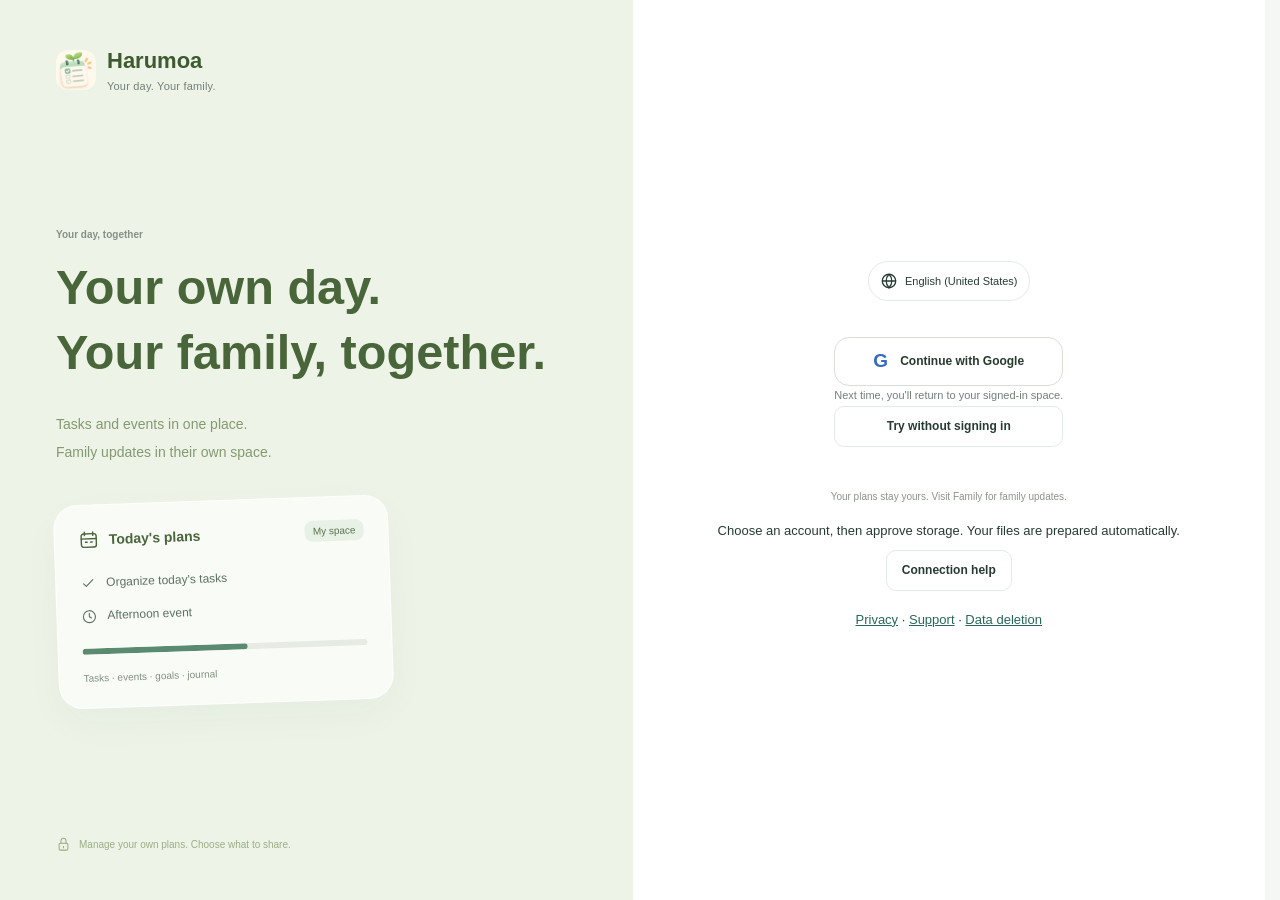
<file: site/index.html>
<!doctype html><html lang="en"><head><meta charset="utf-8"><meta name="viewport" content="width=device-width,initial-scale=1,viewport-fit=cover"><meta name="theme-color" content="#28675a"><meta name="referrer" content="strict-origin-when-cross-origin"><meta name="description" content="나의 할 일과 일정, 가족의 목표를 함께 관리하는 하루모아"><title>Harumoa</title><meta http-equiv="Content-Security-Policy" content="default-src 'self'; script-src 'self' https://accounts.google.com/gsi/client https://apis.google.com https://www.gstatic.com; frame-src https://accounts.google.com https://docs.google.com; style-src 'self' 'unsafe-inline' https://accounts.google.com/gsi/style; img-src 'self' data: blob: https://tile.openstreetmap.org; media-src 'self' blob: data:; connect-src 'self' https://www.googleapis.com https://sheets.googleapis.com https://oauth2.googleapis.com https://accounts.google.com; object-src 'none'; base-uri 'self'; form-action 'none'; worker-src 'self'"><link rel="manifest" href="./manifest.webmanifest"><link rel="icon" href="./icon-192.png"><link rel="stylesheet" href="./app.css"></head><body><a class="skip-link" href="#main">본문으로 이동</a><div id="app"><div class="boot">Harumoa</div></div><div id="quick-add-root" hidden></div><dialog id="composer" aria-labelledby="composer-title"></dialog><dialog id="editor" aria-labelledby="dialog-title"></dialog><div id="toast" role="status" aria-live="polite"></div><noscript>Enable JavaScript to use Harumoa.</noscript><script src="./config.js"></script><script src="./app.js"></script></body></html>
</file>
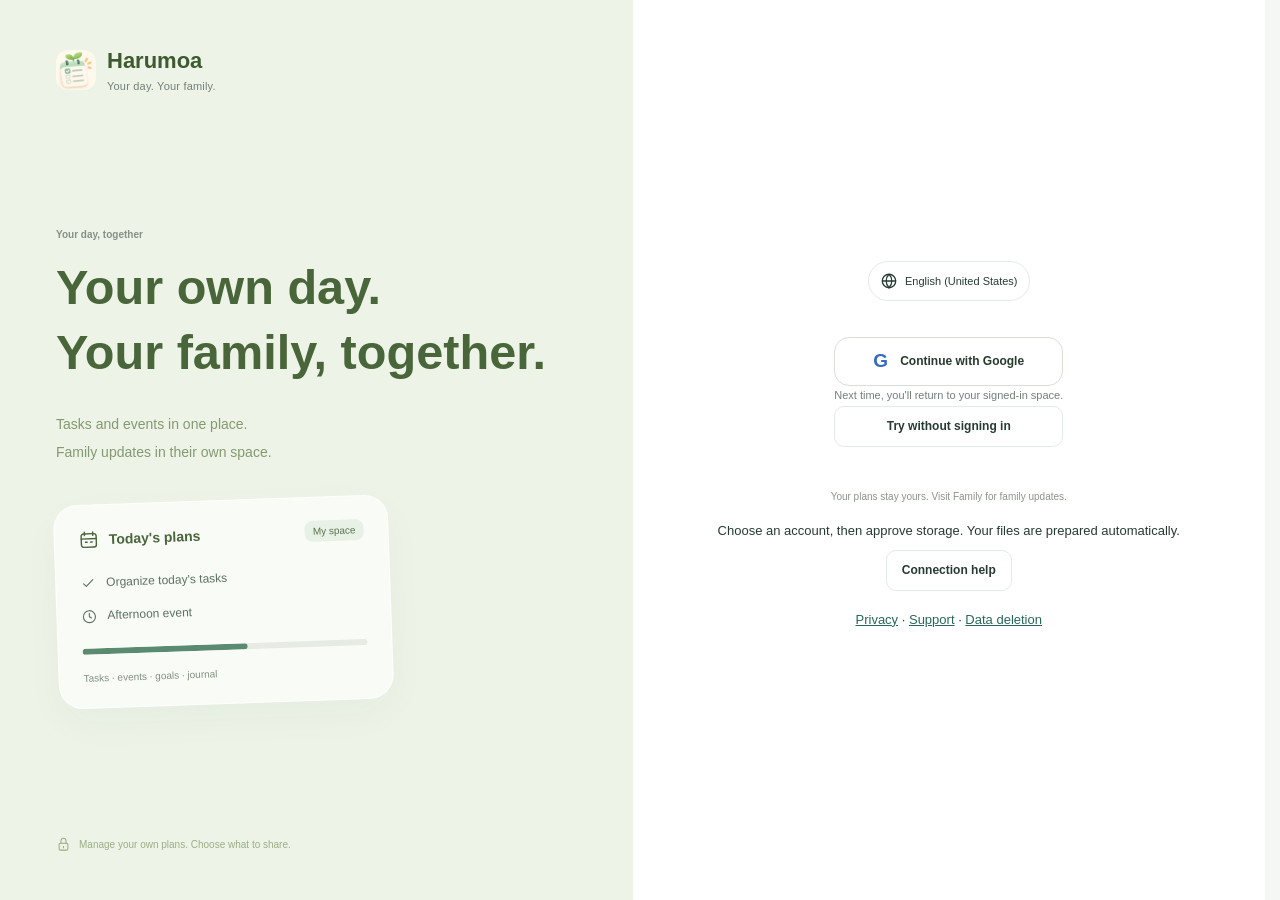
<file: ios/Harumoa/www/index.html>
<!doctype html><html lang="en"><head><meta charset="utf-8"><meta name="viewport" content="width=device-width,initial-scale=1,viewport-fit=cover"><meta name="theme-color" content="#28675a"><meta name="referrer" content="strict-origin-when-cross-origin"><meta name="description" content="나의 할 일과 일정, 가족의 목표를 함께 관리하는 하루모아"><title>Harumoa</title><meta http-equiv="Content-Security-Policy" content="default-src 'self'; script-src 'self'; frame-src 'none'; style-src 'self' 'unsafe-inline' https://accounts.google.com/gsi/style; img-src 'self' data: blob: https://tile.openstreetmap.org; media-src 'self' blob: data:; connect-src 'self' https://www.googleapis.com https://sheets.googleapis.com https://oauth2.googleapis.com https://accounts.google.com; object-src 'none'; base-uri 'self'; form-action 'none'; worker-src 'self'"><link rel="icon" href="./icon-192.png"><link rel="stylesheet" href="./app.css"></head><body class="harumoa-ios"><a class="skip-link" href="#main">본문으로 이동</a><div id="app"><div class="boot">Harumoa</div></div><div id="quick-add-root" hidden></div><dialog id="composer" aria-labelledby="composer-title"></dialog><dialog id="editor" aria-labelledby="dialog-title"></dialog><div id="toast" role="status" aria-live="polite"></div><noscript>Enable JavaScript to use Harumoa.</noscript><script src="./config.js"></script><script src="./app.js"></script></body></html>
</file>
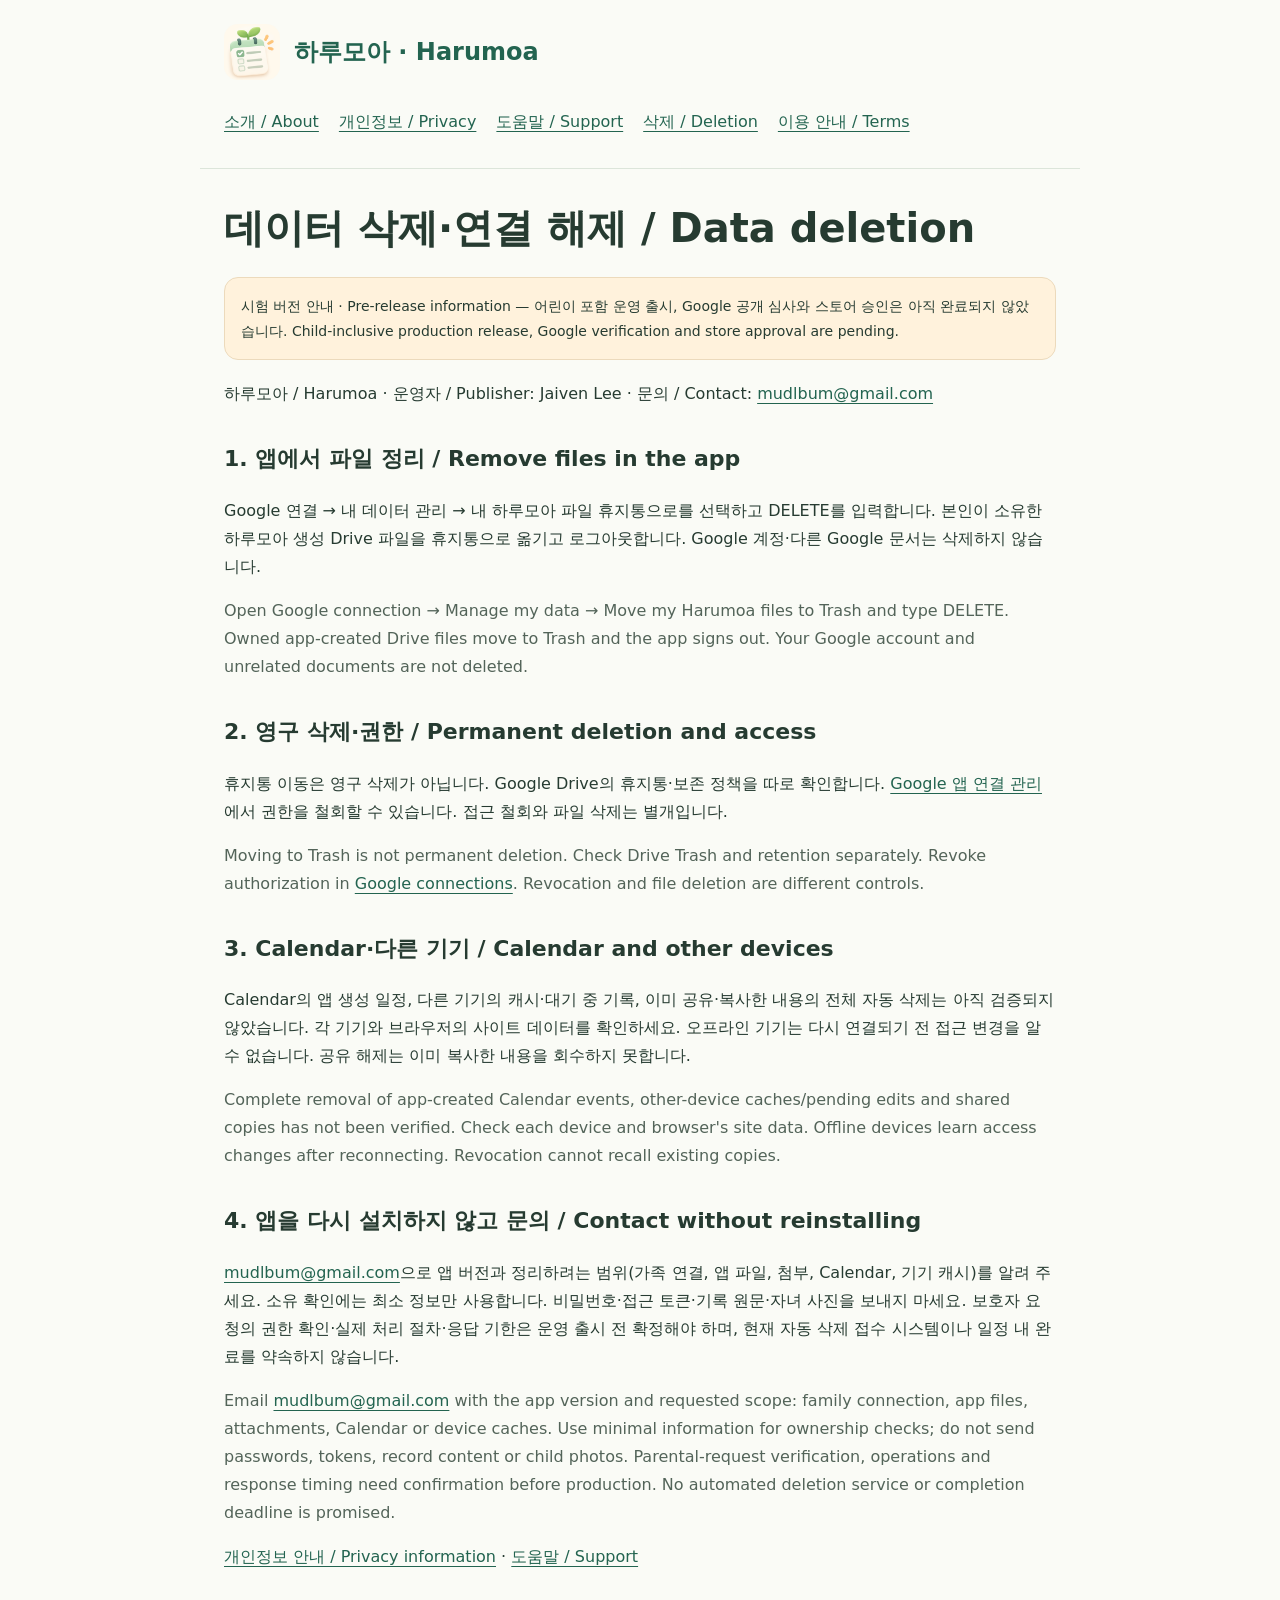
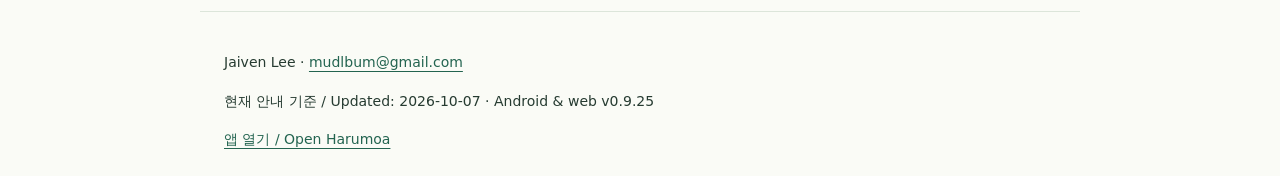
<file: site/delete.html>
<!doctype html><html lang="ko"><head><meta charset="utf-8"><meta name="viewport" content="width=device-width,initial-scale=1"><meta name="referrer" content="strict-origin-when-cross-origin"><meta http-equiv="Content-Security-Policy" content="default-src 'none'; style-src 'self'; img-src 'self'; base-uri 'none'; form-action 'none'"><meta name="description" content="Harumoa app information, privacy, support and data controls"><title>데이터 삭제·연결 해제 / Data deletion · Harumoa</title><link rel="icon" href="icon-192.png"><link rel="stylesheet" href="policy.css"></head><body><a class="skip" href="#main">본문 / Main content</a><header><a class="brand" href="welcome.html"><img src="icon-192.png" alt="" width="56" height="56">하루모아 · Harumoa</a><nav aria-label="Information"><a href="welcome.html">소개 / About</a><a href="privacy.html">개인정보 / Privacy</a><a href="support.html">도움말 / Support</a><a href="delete.html">삭제 / Deletion</a><a href="terms.html">이용 안내 / Terms</a></nav></header><main id="main"><h1>데이터 삭제·연결 해제 / Data deletion</h1><aside>시험 버전 안내 · Pre-release information — 어린이 포함 운영 출시, Google 공개 심사와 스토어 승인은 아직 완료되지 않았습니다. Child-inclusive production release, Google verification and store approval are pending.</aside>
<p>하루모아 / Harumoa · 운영자 / Publisher: Jaiven Lee · 문의 / Contact: <a href="mailto:mudlbum@gmail.com">mudlbum@gmail.com</a></p>
<h2>1. 앱에서 파일 정리 / Remove files in the app</h2><p>Google 연결 → 내 데이터 관리 → 내 하루모아 파일 휴지통으로를 선택하고 DELETE를 입력합니다. 본인이 소유한 하루모아 생성 Drive 파일을 휴지통으로 옮기고 로그아웃합니다. Google 계정·다른 Google 문서는 삭제하지 않습니다.</p><p lang="en">Open Google connection → Manage my data → Move my Harumoa files to Trash and type DELETE. Owned app-created Drive files move to Trash and the app signs out. Your Google account and unrelated documents are not deleted.</p>
<h2>2. 영구 삭제·권한 / Permanent deletion and access</h2><p>휴지통 이동은 영구 삭제가 아닙니다. Google Drive의 휴지통·보존 정책을 따로 확인합니다. <a href="https://myaccount.google.com/connections">Google 앱 연결 관리</a>에서 권한을 철회할 수 있습니다. 접근 철회와 파일 삭제는 별개입니다.</p><p lang="en">Moving to Trash is not permanent deletion. Check Drive Trash and retention separately. Revoke authorization in <a href="https://myaccount.google.com/connections">Google connections</a>. Revocation and file deletion are different controls.</p>
<h2>3. Calendar·다른 기기 / Calendar and other devices</h2><p>Calendar의 앱 생성 일정, 다른 기기의 캐시·대기 중 기록, 이미 공유·복사한 내용의 전체 자동 삭제는 아직 검증되지 않았습니다. 각 기기와 브라우저의 사이트 데이터를 확인하세요. 오프라인 기기는 다시 연결되기 전 접근 변경을 알 수 없습니다. 공유 해제는 이미 복사한 내용을 회수하지 못합니다.</p><p lang="en">Complete removal of app-created Calendar events, other-device caches/pending edits and shared copies has not been verified. Check each device and browser's site data. Offline devices learn access changes after reconnecting. Revocation cannot recall existing copies.</p>
<h2>4. 앱을 다시 설치하지 않고 문의 / Contact without reinstalling</h2><p><a href="mailto:mudlbum@gmail.com">mudlbum@gmail.com</a>으로 앱 버전과 정리하려는 범위(가족 연결, 앱 파일, 첨부, Calendar, 기기 캐시)를 알려 주세요. 소유 확인에는 최소 정보만 사용합니다. 비밀번호·접근 토큰·기록 원문·자녀 사진을 보내지 마세요. 보호자 요청의 권한 확인·실제 처리 절차·응답 기한은 운영 출시 전 확정해야 하며, 현재 자동 삭제 접수 시스템이나 일정 내 완료를 약속하지 않습니다.</p><p lang="en">Email <a href="mailto:mudlbum@gmail.com">mudlbum@gmail.com</a> with the app version and requested scope: family connection, app files, attachments, Calendar or device caches. Use minimal information for ownership checks; do not send passwords, tokens, record content or child photos. Parental-request verification, operations and response timing need confirmation before production. No automated deletion service or completion deadline is promised.</p>
<p><a href="privacy.html">개인정보 안내 / Privacy information</a> · <a href="support.html">도움말 / Support</a></p>
</main><footer><p>Jaiven Lee · <a href="mailto:mudlbum@gmail.com">mudlbum@gmail.com</a></p><p>현재 안내 기준 / Updated: 2026-10-07 · Android &amp; web v0.9.25</p><a href="./">앱 열기 / Open Harumoa</a></footer></body></html>
</file>
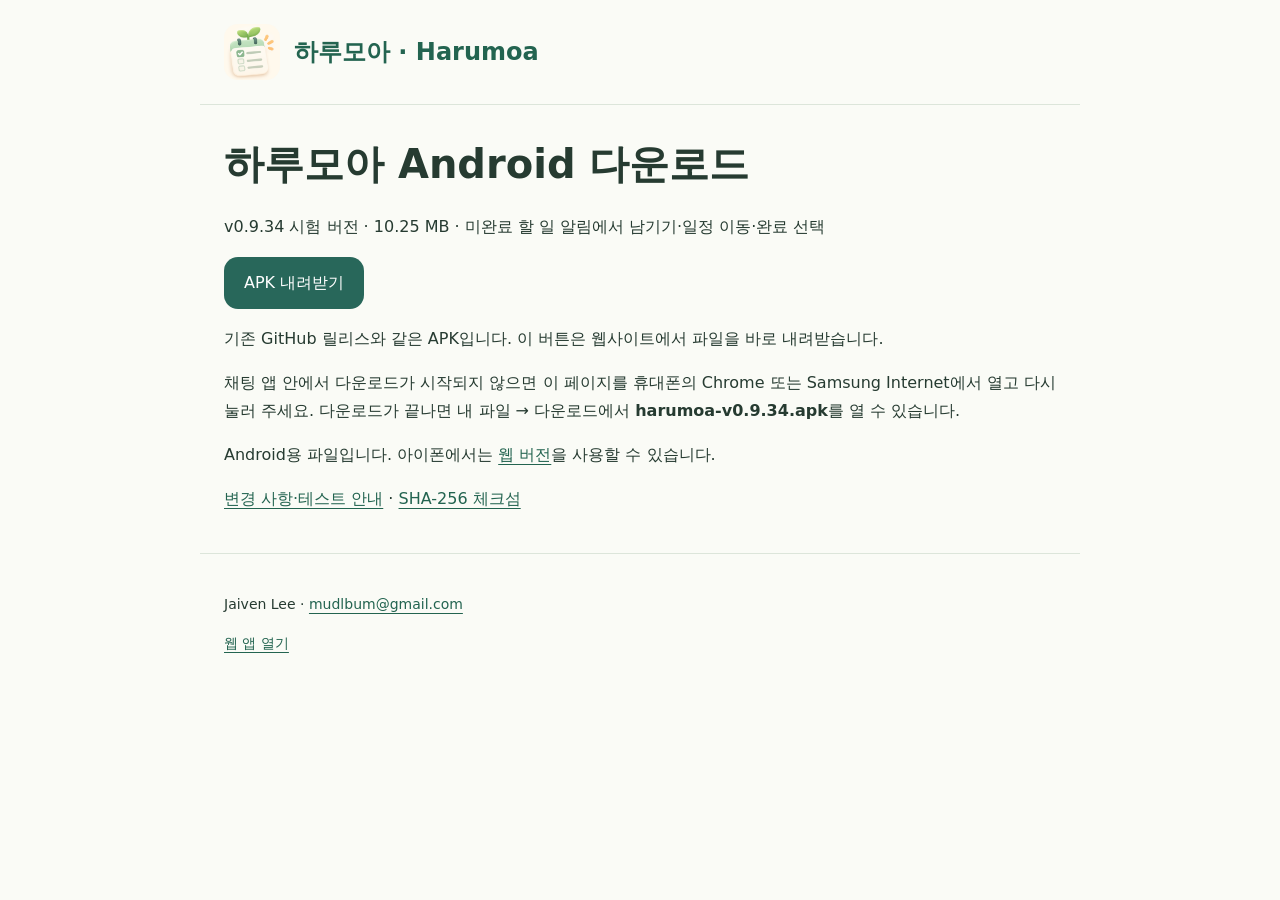
<file: site/download.html>
<!doctype html>
<html lang="ko">
<head>
<meta charset="utf-8">
<meta name="viewport" content="width=device-width,initial-scale=1">
<meta name="referrer" content="strict-origin-when-cross-origin">
<meta http-equiv="Content-Security-Policy" content="default-src 'none'; style-src 'self'; img-src 'self'; base-uri 'none'; form-action 'none'">
<title>하루모아 Android 다운로드</title>
<link rel="icon" href="icon-192.png">
<link rel="stylesheet" href="policy.css">
</head>
<body>
<a class="skip" href="#main">본문으로</a>
<header><a class="brand" href="welcome.html"><img src="icon-192.png" alt="" width="56" height="56">하루모아 · Harumoa</a></header>
<main id="main">
<h1>하루모아 Android 다운로드</h1>
<p>v0.9.34 시험 버전 · 10.25 MB · 미완료 할 일 알림에서 남기기·일정 이동·완료 선택</p>
<p><a class="action" href="downloads/harumoa-v0.9.34.apk" download="harumoa-v0.9.34.apk">APK 내려받기</a></p>
<p>기존 GitHub 릴리스와 같은 APK입니다. 이 버튼은 웹사이트에서 파일을 바로 내려받습니다.</p>
<p>채팅 앱 안에서 다운로드가 시작되지 않으면 이 페이지를 휴대폰의 Chrome 또는 Samsung Internet에서 열고 다시 눌러 주세요. 다운로드가 끝나면 내 파일 → 다운로드에서 <strong>harumoa-v0.9.34.apk</strong>를 열 수 있습니다.</p>
<p>Android용 파일입니다. 아이폰에서는 <a href="./">웹 버전</a>을 사용할 수 있습니다.</p>
<p><a href="https://github.com/mudlbum/harumoa-web/releases/tag/v0.9.34">변경 사항·테스트 안내</a> · <a href="downloads/SHA256SUMS.txt">SHA-256 체크섬</a></p>
</main>
<footer><p>Jaiven Lee · <a href="mailto:mudlbum@gmail.com">mudlbum@gmail.com</a></p><a href="./">웹 앱 열기</a></footer>
</body>
</html>
</file>
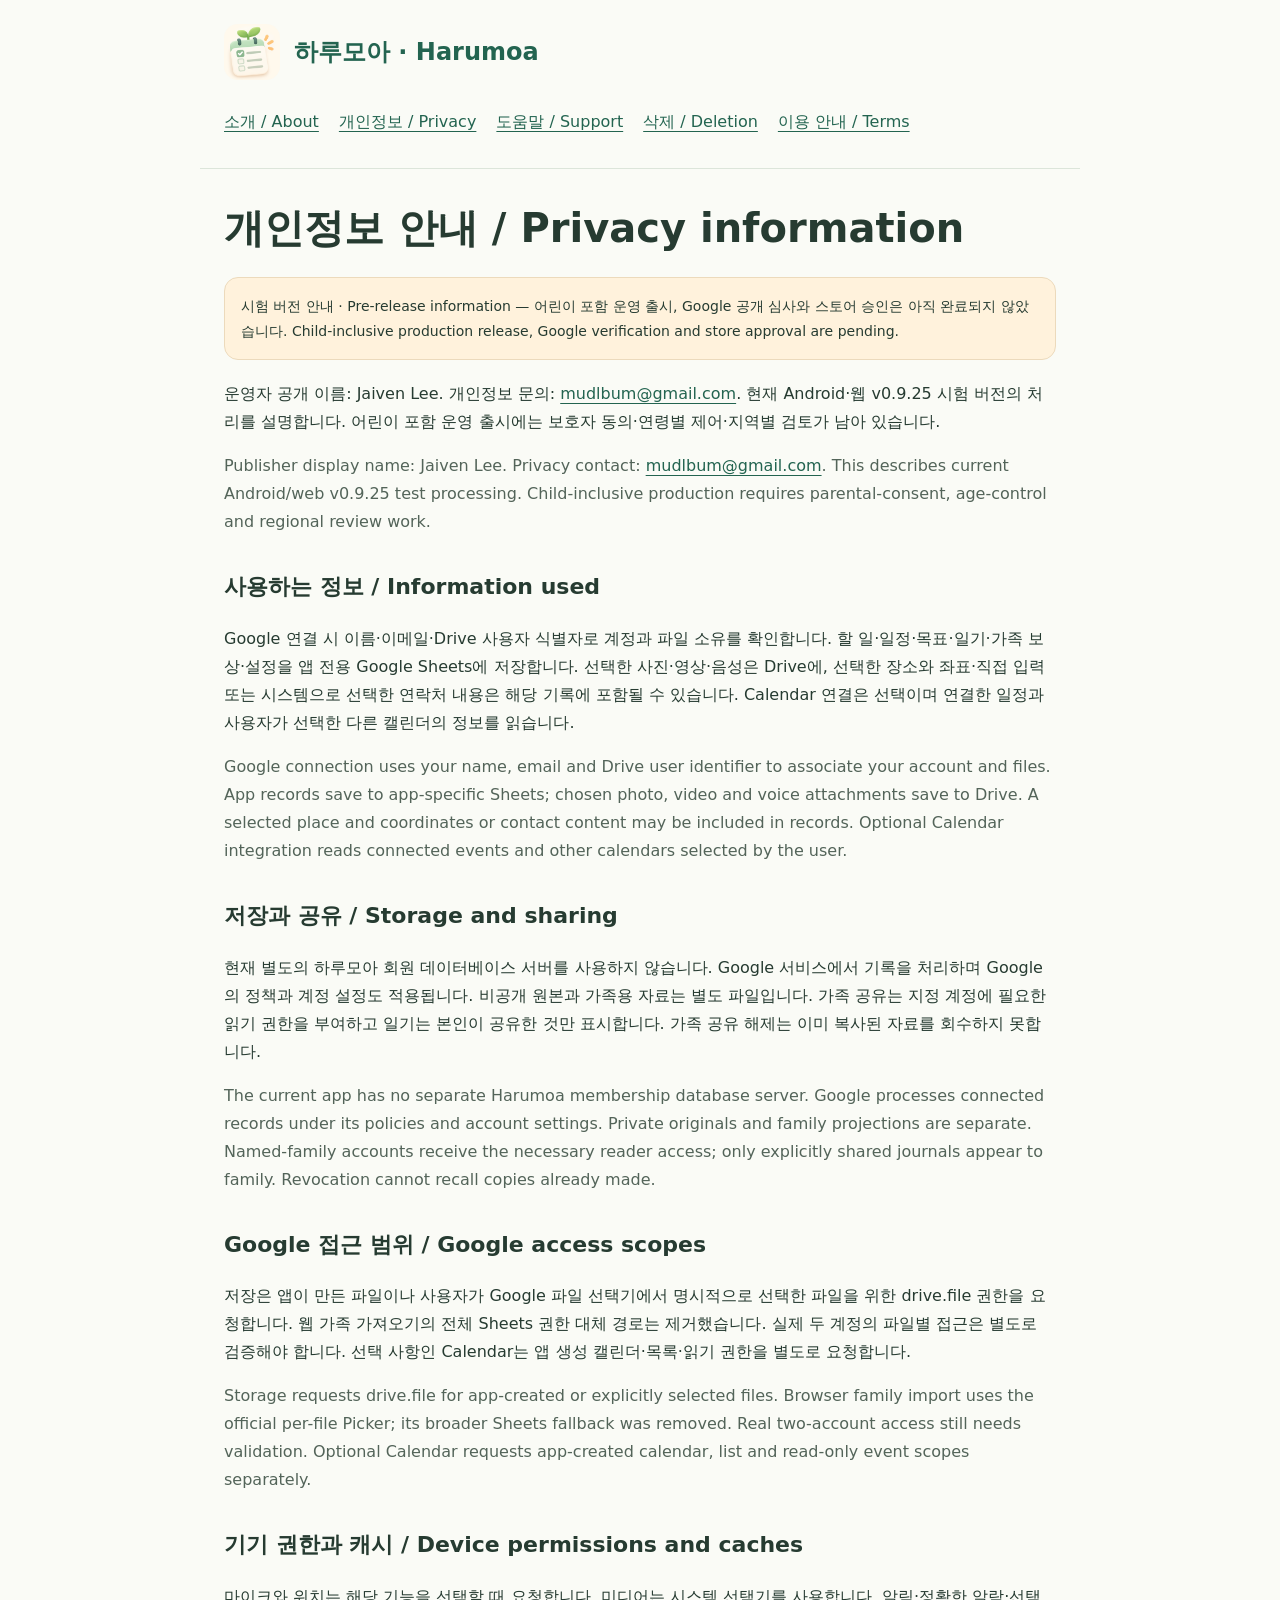
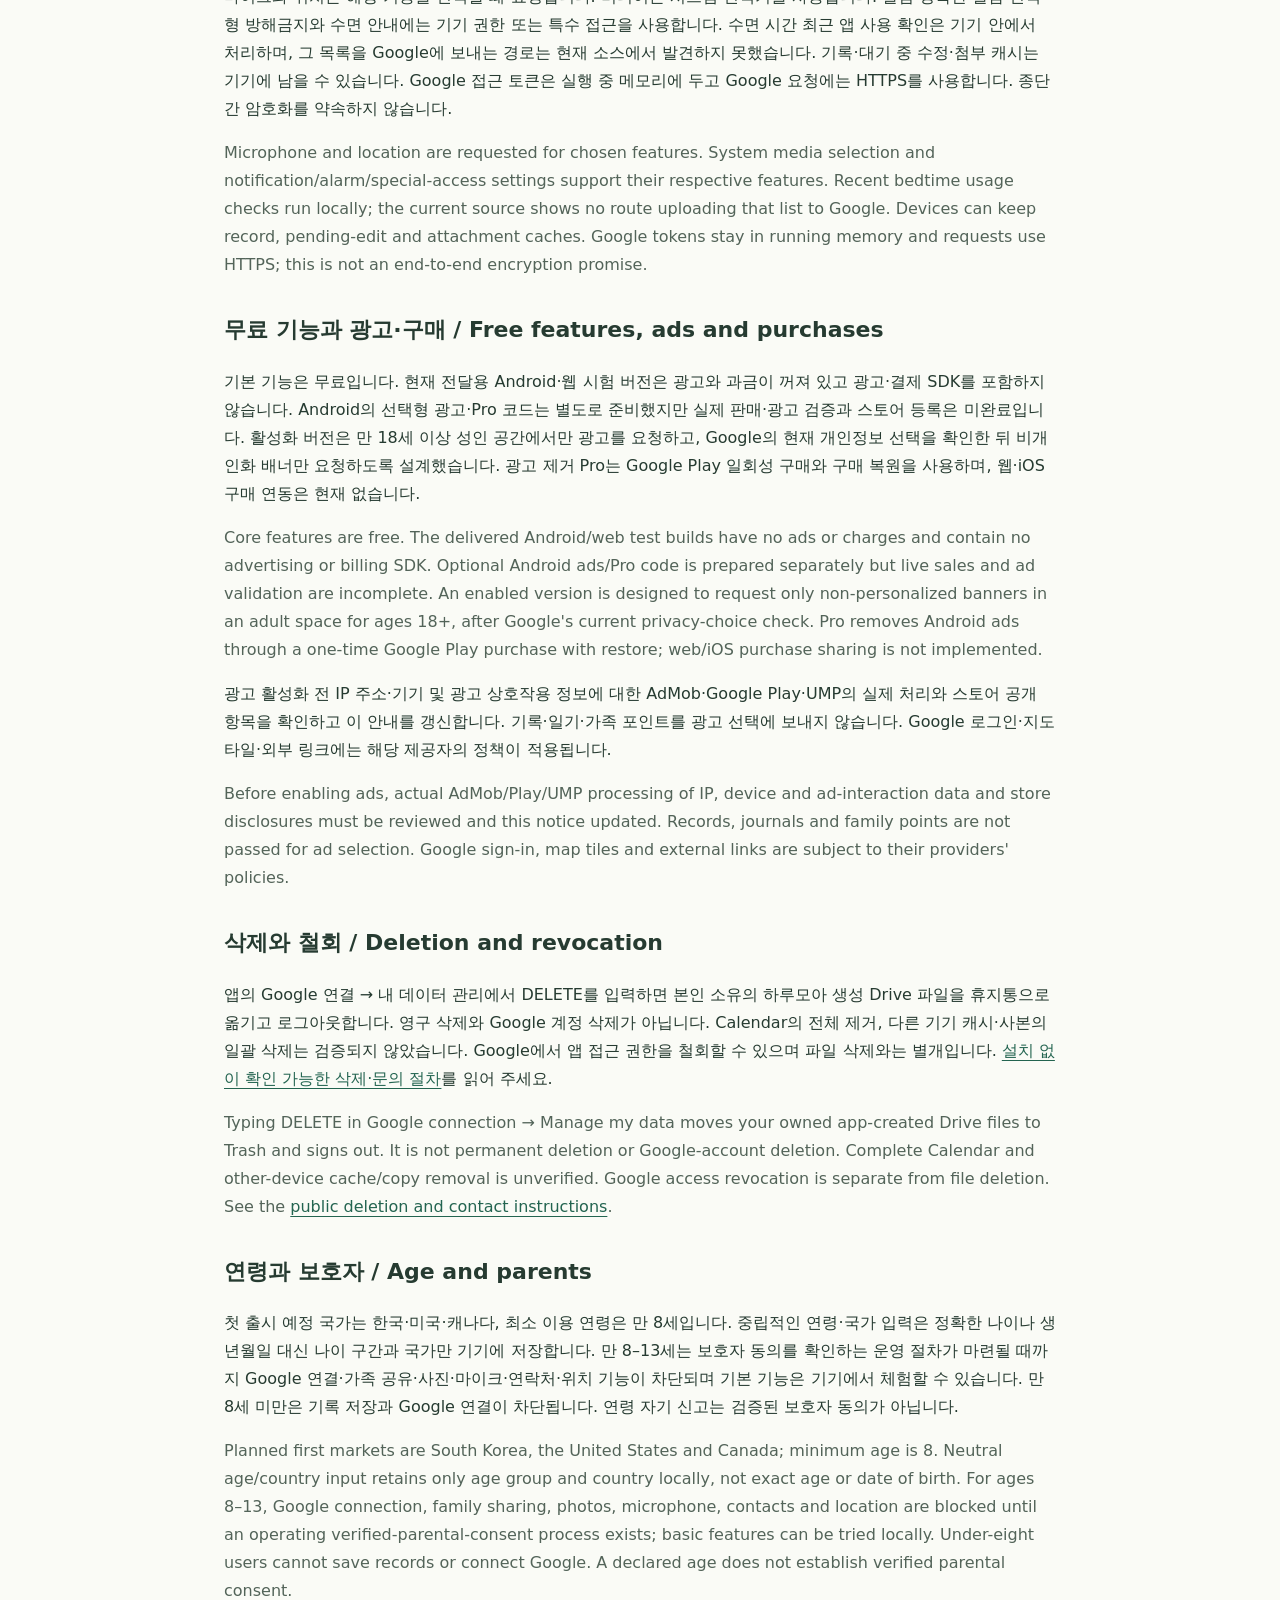
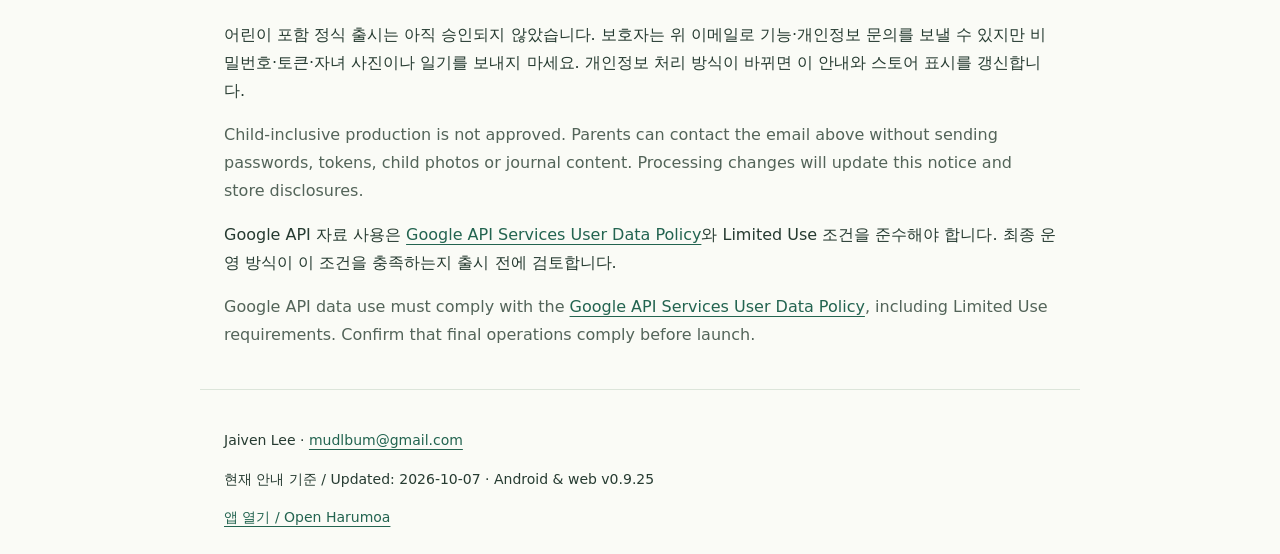
<file: site/privacy.html>
<!doctype html><html lang="ko"><head><meta charset="utf-8"><meta name="viewport" content="width=device-width,initial-scale=1"><meta name="referrer" content="strict-origin-when-cross-origin"><meta http-equiv="Content-Security-Policy" content="default-src 'none'; style-src 'self'; img-src 'self'; base-uri 'none'; form-action 'none'"><meta name="description" content="Harumoa app information, privacy, support and data controls"><title>개인정보 안내 / Privacy information · Harumoa</title><link rel="icon" href="icon-192.png"><link rel="stylesheet" href="policy.css"></head><body><a class="skip" href="#main">본문 / Main content</a><header><a class="brand" href="welcome.html"><img src="icon-192.png" alt="" width="56" height="56">하루모아 · Harumoa</a><nav aria-label="Information"><a href="welcome.html">소개 / About</a><a href="privacy.html">개인정보 / Privacy</a><a href="support.html">도움말 / Support</a><a href="delete.html">삭제 / Deletion</a><a href="terms.html">이용 안내 / Terms</a></nav></header><main id="main"><h1>개인정보 안내 / Privacy information</h1><aside>시험 버전 안내 · Pre-release information — 어린이 포함 운영 출시, Google 공개 심사와 스토어 승인은 아직 완료되지 않았습니다. Child-inclusive production release, Google verification and store approval are pending.</aside>
<p>운영자 공개 이름: Jaiven Lee. 개인정보 문의: <a href="mailto:mudlbum@gmail.com">mudlbum@gmail.com</a>. 현재 Android·웹 v0.9.25 시험 버전의 처리를 설명합니다. 어린이 포함 운영 출시에는 보호자 동의·연령별 제어·지역별 검토가 남아 있습니다.</p>
<p lang="en">Publisher display name: Jaiven Lee. Privacy contact: <a href="mailto:mudlbum@gmail.com">mudlbum@gmail.com</a>. This describes current Android/web v0.9.25 test processing. Child-inclusive production requires parental-consent, age-control and regional review work.</p>
<h2>사용하는 정보 / Information used</h2><p>Google 연결 시 이름·이메일·Drive 사용자 식별자로 계정과 파일 소유를 확인합니다. 할 일·일정·목표·일기·가족 보상·설정을 앱 전용 Google Sheets에 저장합니다. 선택한 사진·영상·음성은 Drive에, 선택한 장소와 좌표·직접 입력 또는 시스템으로 선택한 연락처 내용은 해당 기록에 포함될 수 있습니다. Calendar 연결은 선택이며 연결한 일정과 사용자가 선택한 다른 캘린더의 정보를 읽습니다.</p>
<p lang="en">Google connection uses your name, email and Drive user identifier to associate your account and files. App records save to app-specific Sheets; chosen photo, video and voice attachments save to Drive. A selected place and coordinates or contact content may be included in records. Optional Calendar integration reads connected events and other calendars selected by the user.</p>
<h2>저장과 공유 / Storage and sharing</h2><p>현재 별도의 하루모아 회원 데이터베이스 서버를 사용하지 않습니다. Google 서비스에서 기록을 처리하며 Google의 정책과 계정 설정도 적용됩니다. 비공개 원본과 가족용 자료는 별도 파일입니다. 가족 공유는 지정 계정에 필요한 읽기 권한을 부여하고 일기는 본인이 공유한 것만 표시합니다. 가족 공유 해제는 이미 복사된 자료를 회수하지 못합니다.</p>
<p lang="en">The current app has no separate Harumoa membership database server. Google processes connected records under its policies and account settings. Private originals and family projections are separate. Named-family accounts receive the necessary reader access; only explicitly shared journals appear to family. Revocation cannot recall copies already made.</p>
<h2>Google 접근 범위 / Google access scopes</h2><p>저장은 앱이 만든 파일이나 사용자가 Google 파일 선택기에서 명시적으로 선택한 파일을 위한 drive.file 권한을 요청합니다. 웹 가족 가져오기의 전체 Sheets 권한 대체 경로는 제거했습니다. 실제 두 계정의 파일별 접근은 별도로 검증해야 합니다. 선택 사항인 Calendar는 앱 생성 캘린더·목록·읽기 권한을 별도로 요청합니다.</p><p lang="en">Storage requests drive.file for app-created or explicitly selected files. Browser family import uses the official per-file Picker; its broader Sheets fallback was removed. Real two-account access still needs validation. Optional Calendar requests app-created calendar, list and read-only event scopes separately.</p><h2>기기 권한과 캐시 / Device permissions and caches</h2><p>마이크와 위치는 해당 기능을 선택할 때 요청합니다. 미디어는 시스템 선택기를 사용합니다. 알림·정확한 알람·선택형 방해금지와 수면 안내에는 기기 권한 또는 특수 접근을 사용합니다. 수면 시간 최근 앱 사용 확인은 기기 안에서 처리하며, 그 목록을 Google에 보내는 경로는 현재 소스에서 발견하지 못했습니다. 기록·대기 중 수정·첨부 캐시는 기기에 남을 수 있습니다. Google 접근 토큰은 실행 중 메모리에 두고 Google 요청에는 HTTPS를 사용합니다. 종단간 암호화를 약속하지 않습니다.</p>
<p lang="en">Microphone and location are requested for chosen features. System media selection and notification/alarm/special-access settings support their respective features. Recent bedtime usage checks run locally; the current source shows no route uploading that list to Google. Devices can keep record, pending-edit and attachment caches. Google tokens stay in running memory and requests use HTTPS; this is not an end-to-end encryption promise.</p>
<h2>무료 기능과 광고·구매 / Free features, ads and purchases</h2><p>기본 기능은 무료입니다. 현재 전달용 Android·웹 시험 버전은 광고와 과금이 꺼져 있고 광고·결제 SDK를 포함하지 않습니다. Android의 선택형 광고·Pro 코드는 별도로 준비했지만 실제 판매·광고 검증과 스토어 등록은 미완료입니다. 활성화 버전은 만 18세 이상 성인 공간에서만 광고를 요청하고, Google의 현재 개인정보 선택을 확인한 뒤 비개인화 배너만 요청하도록 설계했습니다. 광고 제거 Pro는 Google Play 일회성 구매와 구매 복원을 사용하며, 웹·iOS 구매 연동은 현재 없습니다.</p><p lang="en">Core features are free. The delivered Android/web test builds have no ads or charges and contain no advertising or billing SDK. Optional Android ads/Pro code is prepared separately but live sales and ad validation are incomplete. An enabled version is designed to request only non-personalized banners in an adult space for ages 18+, after Google's current privacy-choice check. Pro removes Android ads through a one-time Google Play purchase with restore; web/iOS purchase sharing is not implemented.</p><p>광고 활성화 전 IP 주소·기기 및 광고 상호작용 정보에 대한 AdMob·Google Play·UMP의 실제 처리와 스토어 공개 항목을 확인하고 이 안내를 갱신합니다. 기록·일기·가족 포인트를 광고 선택에 보내지 않습니다. Google 로그인·지도 타일·외부 링크에는 해당 제공자의 정책이 적용됩니다.</p><p lang="en">Before enabling ads, actual AdMob/Play/UMP processing of IP, device and ad-interaction data and store disclosures must be reviewed and this notice updated. Records, journals and family points are not passed for ad selection. Google sign-in, map tiles and external links are subject to their providers' policies.</p><h2>삭제와 철회 / Deletion and revocation</h2><p>앱의 Google 연결 → 내 데이터 관리에서 DELETE를 입력하면 본인 소유의 하루모아 생성 Drive 파일을 휴지통으로 옮기고 로그아웃합니다. 영구 삭제와 Google 계정 삭제가 아닙니다. Calendar의 전체 제거, 다른 기기 캐시·사본의 일괄 삭제는 검증되지 않았습니다. Google에서 앱 접근 권한을 철회할 수 있으며 파일 삭제와는 별개입니다. <a href="delete.html">설치 없이 확인 가능한 삭제·문의 절차</a>를 읽어 주세요.</p>
<p lang="en">Typing DELETE in Google connection → Manage my data moves your owned app-created Drive files to Trash and signs out. It is not permanent deletion or Google-account deletion. Complete Calendar and other-device cache/copy removal is unverified. Google access revocation is separate from file deletion. See the <a href="delete.html">public deletion and contact instructions</a>.</p>
<h2>연령과 보호자 / Age and parents</h2><p>첫 출시 예정 국가는 한국·미국·캐나다, 최소 이용 연령은 만 8세입니다. 중립적인 연령·국가 입력은 정확한 나이나 생년월일 대신 나이 구간과 국가만 기기에 저장합니다. 만 8–13세는 보호자 동의를 확인하는 운영 절차가 마련될 때까지 Google 연결·가족 공유·사진·마이크·연락처·위치 기능이 차단되며 기본 기능은 기기에서 체험할 수 있습니다. 만 8세 미만은 기록 저장과 Google 연결이 차단됩니다. 연령 자기 신고는 검증된 보호자 동의가 아닙니다.</p><p lang="en">Planned first markets are South Korea, the United States and Canada; minimum age is 8. Neutral age/country input retains only age group and country locally, not exact age or date of birth. For ages 8–13, Google connection, family sharing, photos, microphone, contacts and location are blocked until an operating verified-parental-consent process exists; basic features can be tried locally. Under-eight users cannot save records or connect Google. A declared age does not establish verified parental consent.</p><p>어린이 포함 정식 출시는 아직 승인되지 않았습니다. 보호자는 위 이메일로 기능·개인정보 문의를 보낼 수 있지만 비밀번호·토큰·자녀 사진이나 일기를 보내지 마세요. 개인정보 처리 방식이 바뀌면 이 안내와 스토어 표시를 갱신합니다.</p><p lang="en">Child-inclusive production is not approved. Parents can contact the email above without sending passwords, tokens, child photos or journal content. Processing changes will update this notice and store disclosures.</p><p>Google API 자료 사용은 <a href="https://developers.google.com/terms/api-services-user-data-policy">Google API Services User Data Policy</a>와 Limited Use 조건을 준수해야 합니다. 최종 운영 방식이 이 조건을 충족하는지 출시 전에 검토합니다.</p>
<p lang="en">Google API data use must comply with the <a href="https://developers.google.com/terms/api-services-user-data-policy">Google API Services User Data Policy</a>, including Limited Use requirements. Confirm that final operations comply before launch.</p>
</main><footer><p>Jaiven Lee · <a href="mailto:mudlbum@gmail.com">mudlbum@gmail.com</a></p><p>현재 안내 기준 / Updated: 2026-10-07 · Android &amp; web v0.9.25</p><a href="./">앱 열기 / Open Harumoa</a></footer></body></html>
</file>
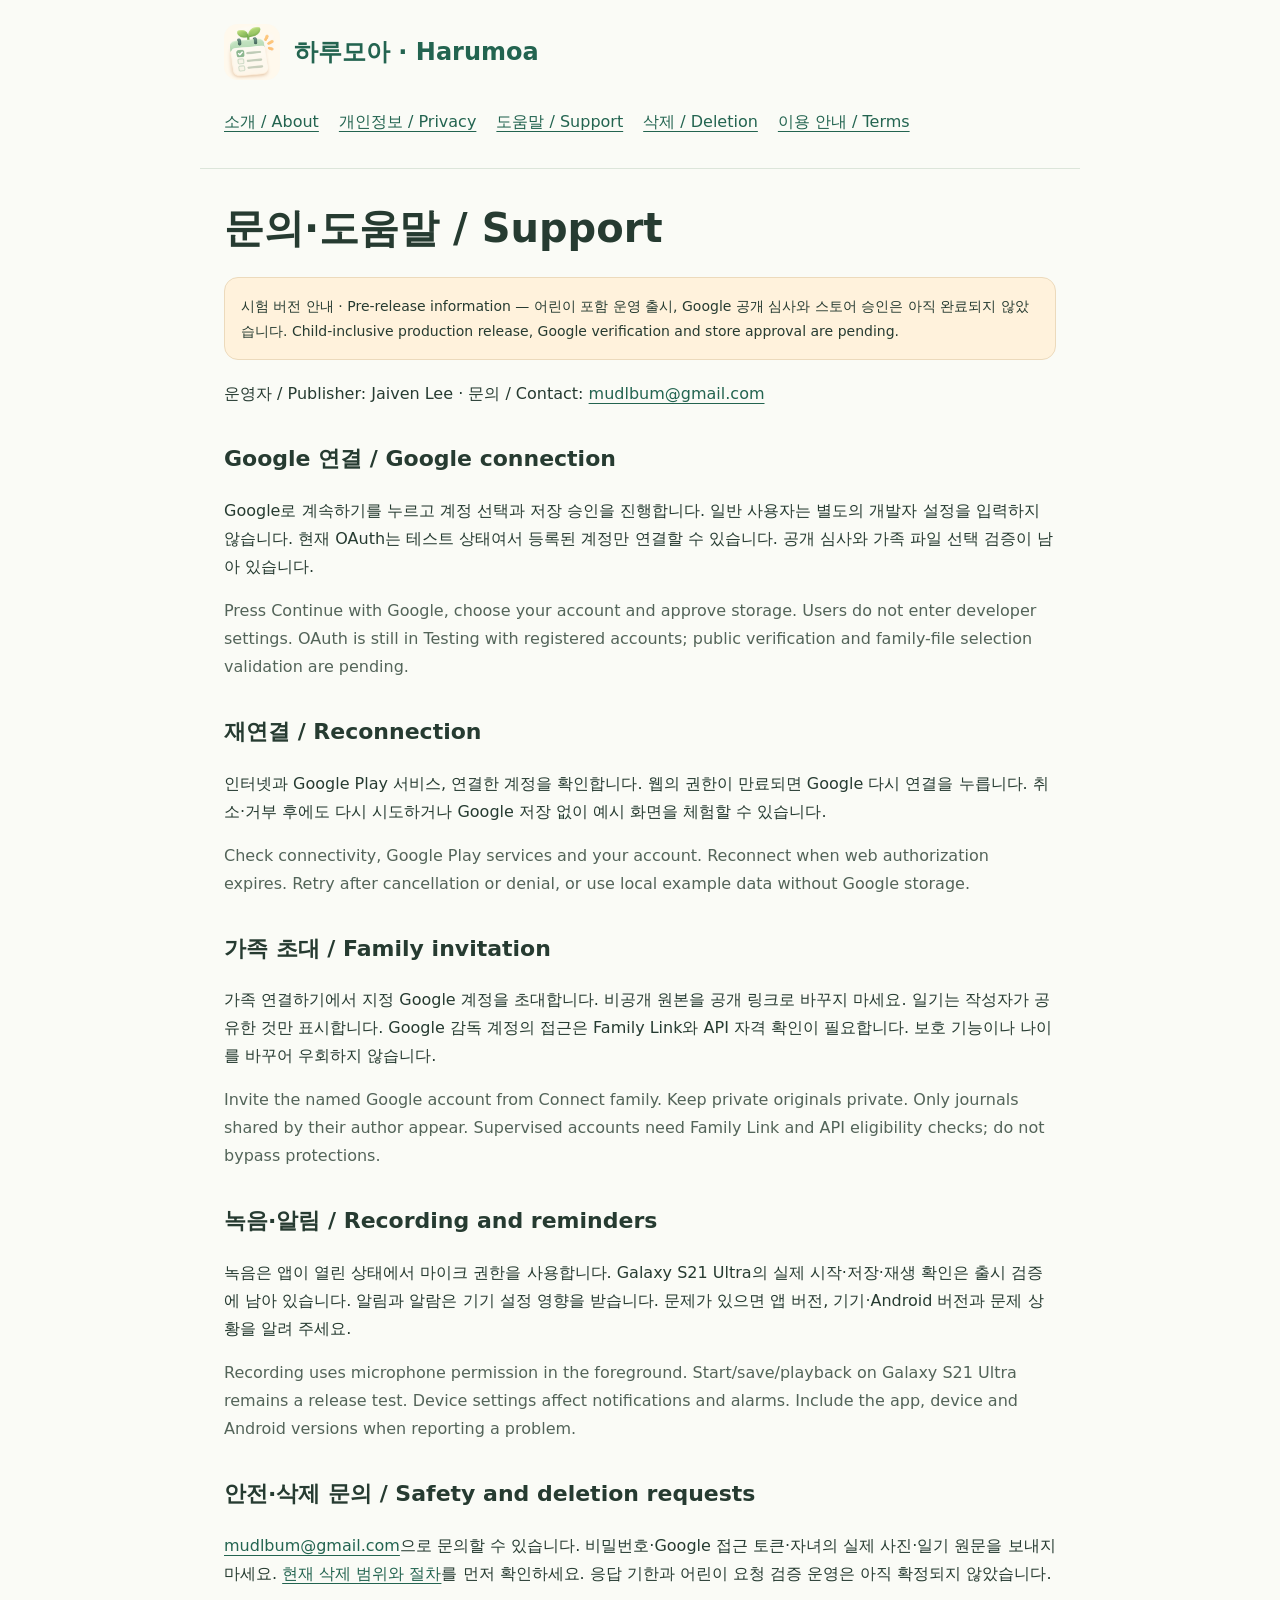
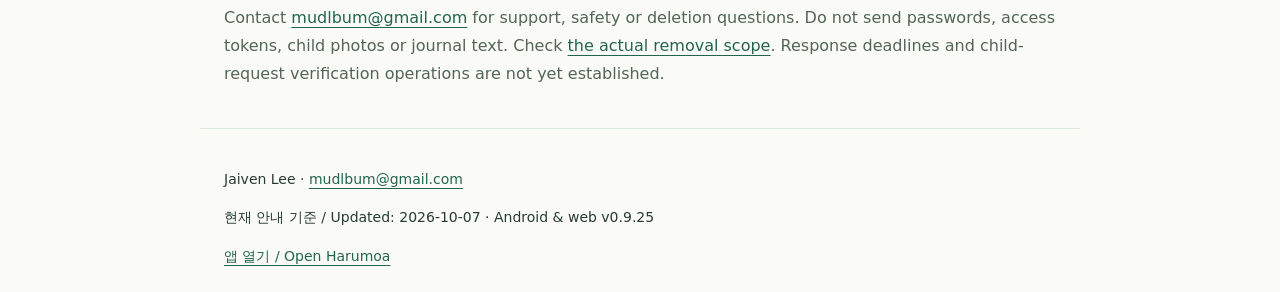
<file: site/support.html>
<!doctype html><html lang="ko"><head><meta charset="utf-8"><meta name="viewport" content="width=device-width,initial-scale=1"><meta name="referrer" content="strict-origin-when-cross-origin"><meta http-equiv="Content-Security-Policy" content="default-src 'none'; style-src 'self'; img-src 'self'; base-uri 'none'; form-action 'none'"><meta name="description" content="Harumoa app information, privacy, support and data controls"><title>문의·도움말 / Support · Harumoa</title><link rel="icon" href="icon-192.png"><link rel="stylesheet" href="policy.css"></head><body><a class="skip" href="#main">본문 / Main content</a><header><a class="brand" href="welcome.html"><img src="icon-192.png" alt="" width="56" height="56">하루모아 · Harumoa</a><nav aria-label="Information"><a href="welcome.html">소개 / About</a><a href="privacy.html">개인정보 / Privacy</a><a href="support.html">도움말 / Support</a><a href="delete.html">삭제 / Deletion</a><a href="terms.html">이용 안내 / Terms</a></nav></header><main id="main"><h1>문의·도움말 / Support</h1><aside>시험 버전 안내 · Pre-release information — 어린이 포함 운영 출시, Google 공개 심사와 스토어 승인은 아직 완료되지 않았습니다. Child-inclusive production release, Google verification and store approval are pending.</aside>
<p>운영자 / Publisher: Jaiven Lee · 문의 / Contact: <a href="mailto:mudlbum@gmail.com">mudlbum@gmail.com</a></p>
<h2>Google 연결 / Google connection</h2><p>Google로 계속하기를 누르고 계정 선택과 저장 승인을 진행합니다. 일반 사용자는 별도의 개발자 설정을 입력하지 않습니다. 현재 OAuth는 테스트 상태여서 등록된 계정만 연결할 수 있습니다. 공개 심사와 가족 파일 선택 검증이 남아 있습니다.</p><p lang="en">Press Continue with Google, choose your account and approve storage. Users do not enter developer settings. OAuth is still in Testing with registered accounts; public verification and family-file selection validation are pending.</p>
<h2>재연결 / Reconnection</h2><p>인터넷과 Google Play 서비스, 연결한 계정을 확인합니다. 웹의 권한이 만료되면 Google 다시 연결을 누릅니다. 취소·거부 후에도 다시 시도하거나 Google 저장 없이 예시 화면을 체험할 수 있습니다.</p><p lang="en">Check connectivity, Google Play services and your account. Reconnect when web authorization expires. Retry after cancellation or denial, or use local example data without Google storage.</p>
<h2>가족 초대 / Family invitation</h2><p>가족 연결하기에서 지정 Google 계정을 초대합니다. 비공개 원본을 공개 링크로 바꾸지 마세요. 일기는 작성자가 공유한 것만 표시합니다. Google 감독 계정의 접근은 Family Link와 API 자격 확인이 필요합니다. 보호 기능이나 나이를 바꾸어 우회하지 않습니다.</p><p lang="en">Invite the named Google account from Connect family. Keep private originals private. Only journals shared by their author appear. Supervised accounts need Family Link and API eligibility checks; do not bypass protections.</p>
<h2>녹음·알림 / Recording and reminders</h2><p>녹음은 앱이 열린 상태에서 마이크 권한을 사용합니다. Galaxy S21 Ultra의 실제 시작·저장·재생 확인은 출시 검증에 남아 있습니다. 알림과 알람은 기기 설정 영향을 받습니다. 문제가 있으면 앱 버전, 기기·Android 버전과 문제 상황을 알려 주세요.</p><p lang="en">Recording uses microphone permission in the foreground. Start/save/playback on Galaxy S21 Ultra remains a release test. Device settings affect notifications and alarms. Include the app, device and Android versions when reporting a problem.</p>
<h2>안전·삭제 문의 / Safety and deletion requests</h2><p><a href="mailto:mudlbum@gmail.com">mudlbum@gmail.com</a>으로 문의할 수 있습니다. 비밀번호·Google 접근 토큰·자녀의 실제 사진·일기 원문을 보내지 마세요. <a href="delete.html">현재 삭제 범위와 절차</a>를 먼저 확인하세요. 응답 기한과 어린이 요청 검증 운영은 아직 확정되지 않았습니다.</p><p lang="en">Contact <a href="mailto:mudlbum@gmail.com">mudlbum@gmail.com</a> for support, safety or deletion questions. Do not send passwords, access tokens, child photos or journal text. Check <a href="delete.html">the actual removal scope</a>. Response deadlines and child-request verification operations are not yet established.</p>
</main><footer><p>Jaiven Lee · <a href="mailto:mudlbum@gmail.com">mudlbum@gmail.com</a></p><p>현재 안내 기준 / Updated: 2026-10-07 · Android &amp; web v0.9.25</p><a href="./">앱 열기 / Open Harumoa</a></footer></body></html>
</file>
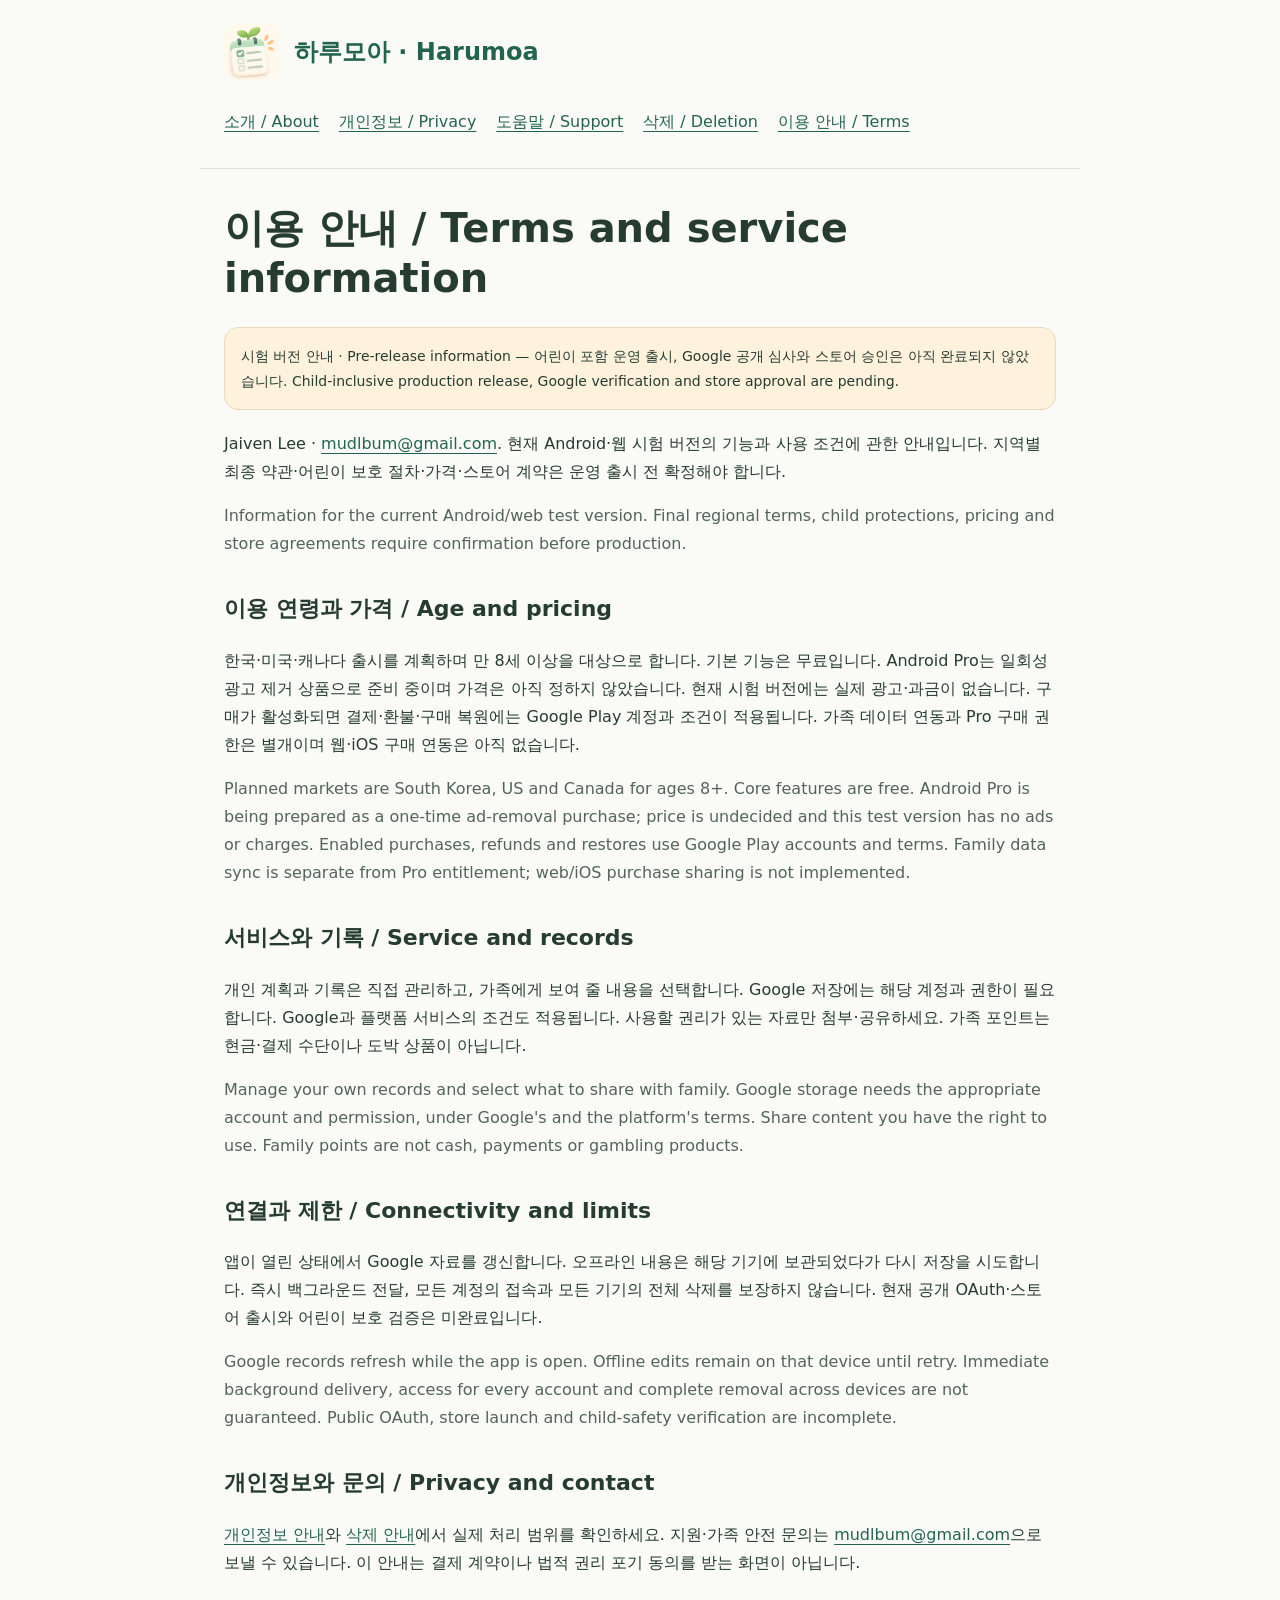
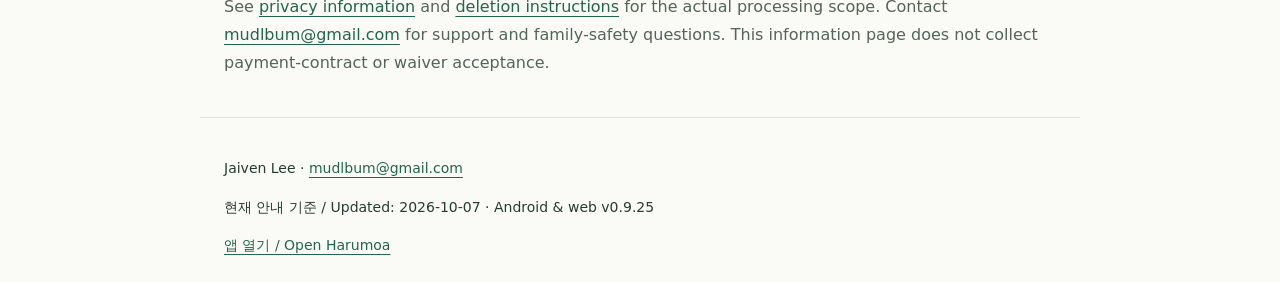
<file: site/terms.html>
<!doctype html><html lang="ko"><head><meta charset="utf-8"><meta name="viewport" content="width=device-width,initial-scale=1"><meta name="referrer" content="strict-origin-when-cross-origin"><meta http-equiv="Content-Security-Policy" content="default-src 'none'; style-src 'self'; img-src 'self'; base-uri 'none'; form-action 'none'"><meta name="description" content="Harumoa app information, privacy, support and data controls"><title>이용 안내 / Terms and service information · Harumoa</title><link rel="icon" href="icon-192.png"><link rel="stylesheet" href="policy.css"></head><body><a class="skip" href="#main">본문 / Main content</a><header><a class="brand" href="welcome.html"><img src="icon-192.png" alt="" width="56" height="56">하루모아 · Harumoa</a><nav aria-label="Information"><a href="welcome.html">소개 / About</a><a href="privacy.html">개인정보 / Privacy</a><a href="support.html">도움말 / Support</a><a href="delete.html">삭제 / Deletion</a><a href="terms.html">이용 안내 / Terms</a></nav></header><main id="main"><h1>이용 안내 / Terms and service information</h1><aside>시험 버전 안내 · Pre-release information — 어린이 포함 운영 출시, Google 공개 심사와 스토어 승인은 아직 완료되지 않았습니다. Child-inclusive production release, Google verification and store approval are pending.</aside>
<p>Jaiven Lee · <a href="mailto:mudlbum@gmail.com">mudlbum@gmail.com</a>. 현재 Android·웹 시험 버전의 기능과 사용 조건에 관한 안내입니다. 지역별 최종 약관·어린이 보호 절차·가격·스토어 계약은 운영 출시 전 확정해야 합니다.</p><p lang="en">Information for the current Android/web test version. Final regional terms, child protections, pricing and store agreements require confirmation before production.</p>
<h2>이용 연령과 가격 / Age and pricing</h2><p>한국·미국·캐나다 출시를 계획하며 만 8세 이상을 대상으로 합니다. 기본 기능은 무료입니다. Android Pro는 일회성 광고 제거 상품으로 준비 중이며 가격은 아직 정하지 않았습니다. 현재 시험 버전에는 실제 광고·과금이 없습니다. 구매가 활성화되면 결제·환불·구매 복원에는 Google Play 계정과 조건이 적용됩니다. 가족 데이터 연동과 Pro 구매 권한은 별개이며 웹·iOS 구매 연동은 아직 없습니다.</p><p lang="en">Planned markets are South Korea, US and Canada for ages 8+. Core features are free. Android Pro is being prepared as a one-time ad-removal purchase; price is undecided and this test version has no ads or charges. Enabled purchases, refunds and restores use Google Play accounts and terms. Family data sync is separate from Pro entitlement; web/iOS purchase sharing is not implemented.</p><h2>서비스와 기록 / Service and records</h2><p>개인 계획과 기록은 직접 관리하고, 가족에게 보여 줄 내용을 선택합니다. Google 저장에는 해당 계정과 권한이 필요합니다. Google과 플랫폼 서비스의 조건도 적용됩니다. 사용할 권리가 있는 자료만 첨부·공유하세요. 가족 포인트는 현금·결제 수단이나 도박 상품이 아닙니다.</p><p lang="en">Manage your own records and select what to share with family. Google storage needs the appropriate account and permission, under Google's and the platform's terms. Share content you have the right to use. Family points are not cash, payments or gambling products.</p>
<h2>연결과 제한 / Connectivity and limits</h2><p>앱이 열린 상태에서 Google 자료를 갱신합니다. 오프라인 내용은 해당 기기에 보관되었다가 다시 저장을 시도합니다. 즉시 백그라운드 전달, 모든 계정의 접속과 모든 기기의 전체 삭제를 보장하지 않습니다. 현재 공개 OAuth·스토어 출시와 어린이 보호 검증은 미완료입니다.</p><p lang="en">Google records refresh while the app is open. Offline edits remain on that device until retry. Immediate background delivery, access for every account and complete removal across devices are not guaranteed. Public OAuth, store launch and child-safety verification are incomplete.</p>
<h2>개인정보와 문의 / Privacy and contact</h2><p><a href="privacy.html">개인정보 안내</a>와 <a href="delete.html">삭제 안내</a>에서 실제 처리 범위를 확인하세요. 지원·가족 안전 문의는 <a href="mailto:mudlbum@gmail.com">mudlbum@gmail.com</a>으로 보낼 수 있습니다. 이 안내는 결제 계약이나 법적 권리 포기 동의를 받는 화면이 아닙니다.</p><p lang="en">See <a href="privacy.html">privacy information</a> and <a href="delete.html">deletion instructions</a> for the actual processing scope. Contact <a href="mailto:mudlbum@gmail.com">mudlbum@gmail.com</a> for support and family-safety questions. This information page does not collect payment-contract or waiver acceptance.</p>
</main><footer><p>Jaiven Lee · <a href="mailto:mudlbum@gmail.com">mudlbum@gmail.com</a></p><p>현재 안내 기준 / Updated: 2026-10-07 · Android &amp; web v0.9.25</p><a href="./">앱 열기 / Open Harumoa</a></footer></body></html>
</file>
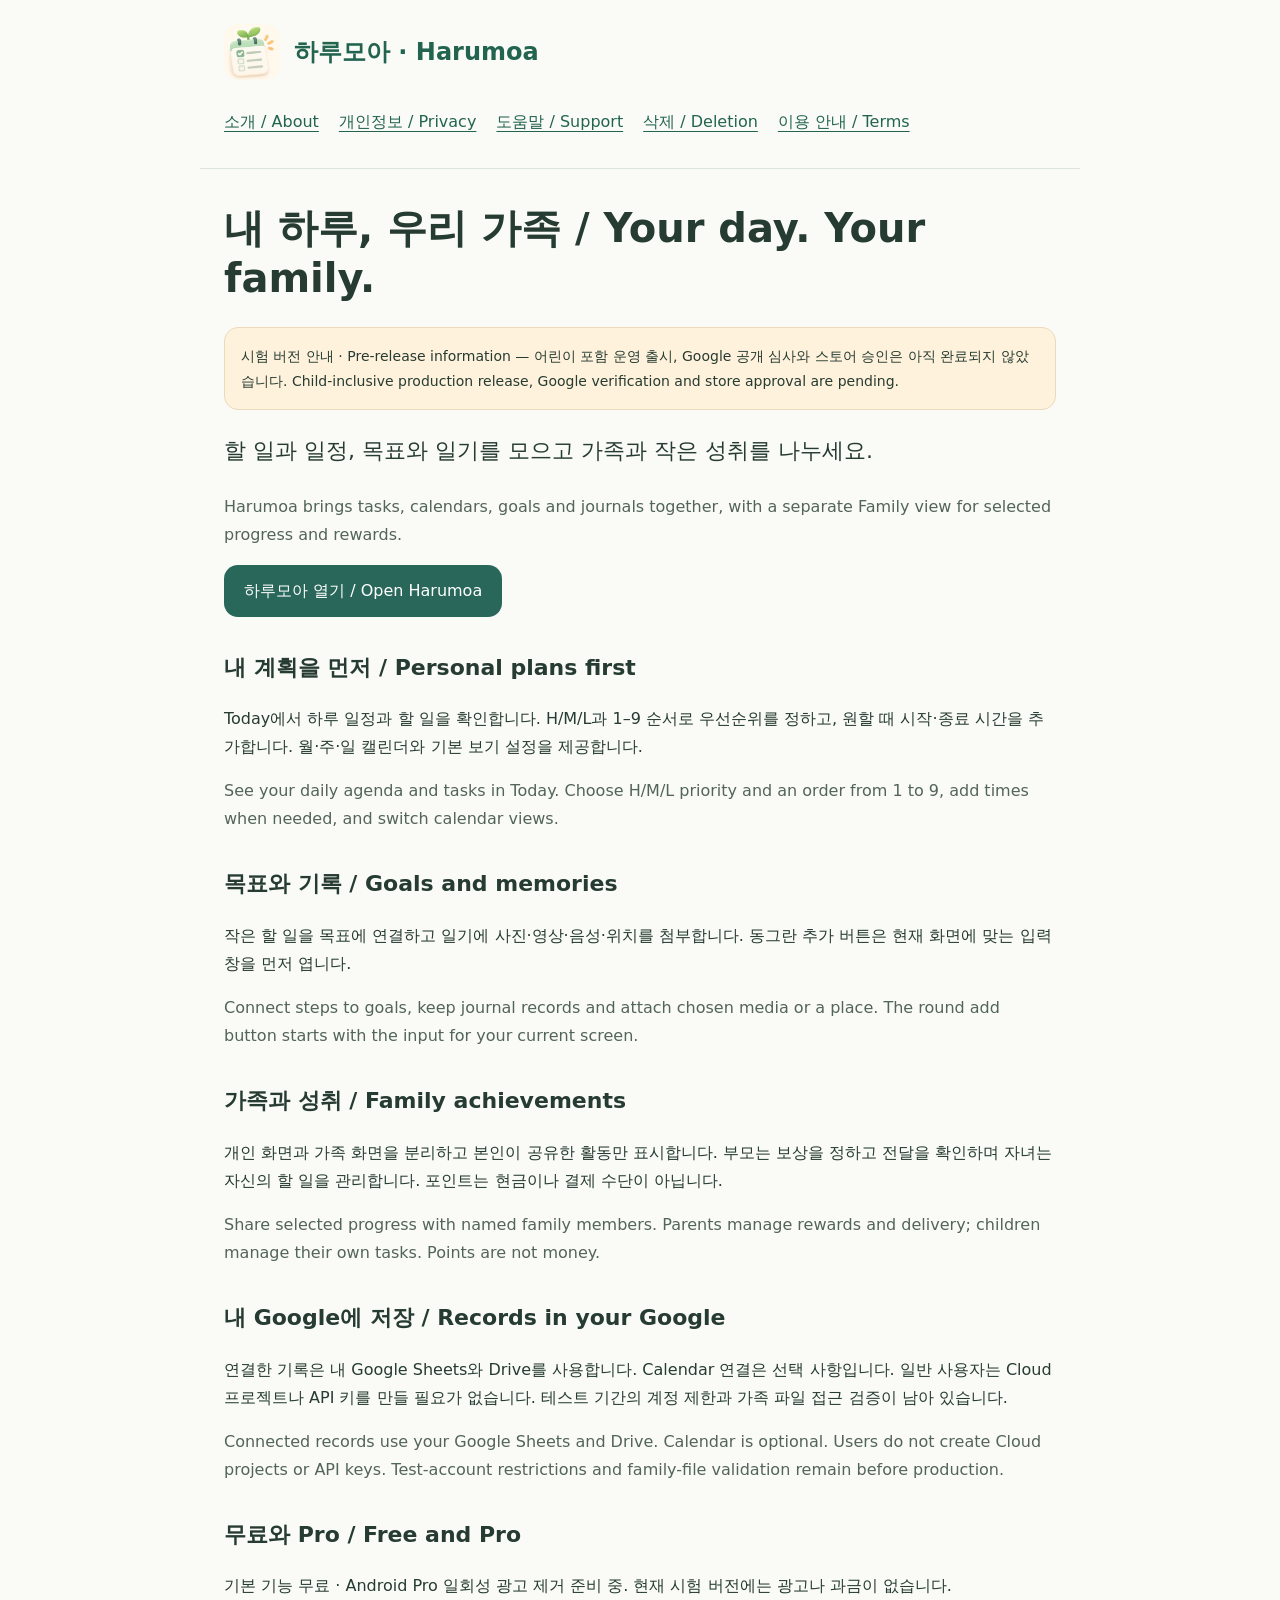
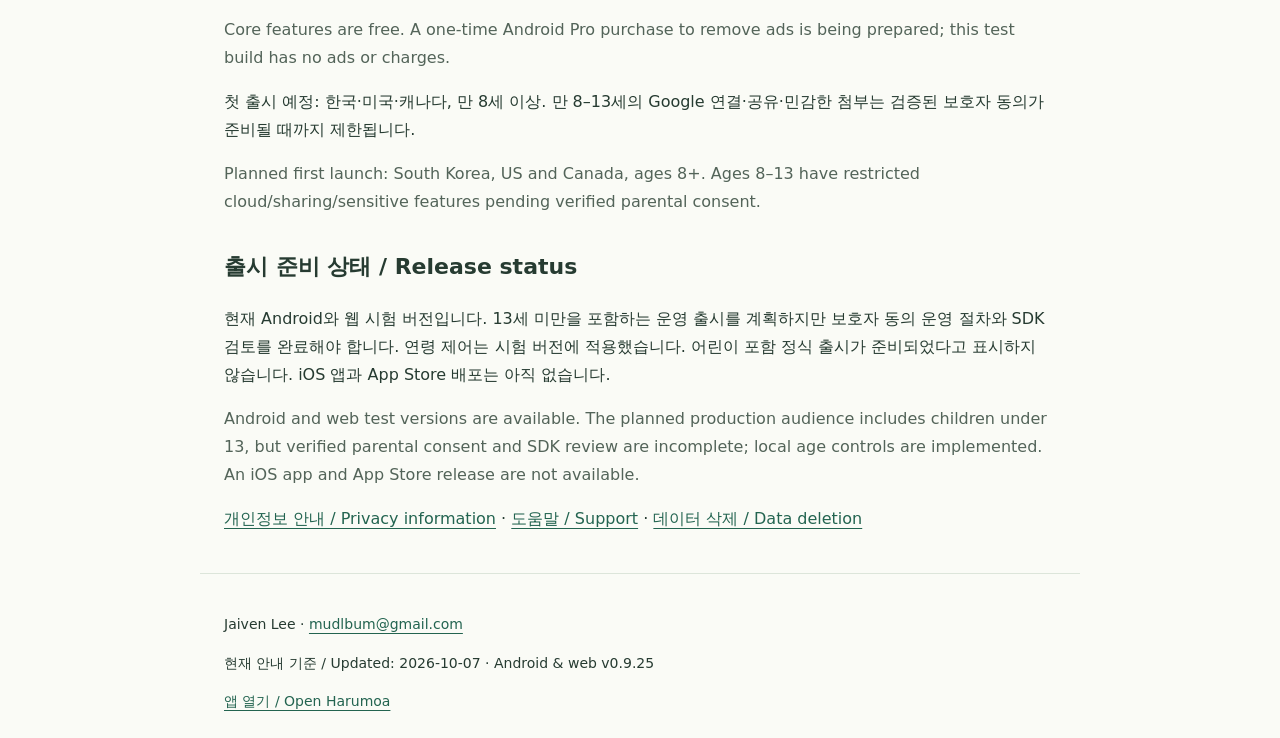
<file: site/welcome.html>
<!doctype html><html lang="ko"><head><meta charset="utf-8"><meta name="viewport" content="width=device-width,initial-scale=1"><meta name="referrer" content="strict-origin-when-cross-origin"><meta http-equiv="Content-Security-Policy" content="default-src 'none'; style-src 'self'; img-src 'self'; base-uri 'none'; form-action 'none'"><meta name="description" content="Harumoa app information, privacy, support and data controls"><title>내 하루, 우리 가족 / Your day. Your family. · Harumoa</title><link rel="icon" href="icon-192.png"><link rel="stylesheet" href="policy.css"></head><body><a class="skip" href="#main">본문 / Main content</a><header><a class="brand" href="welcome.html"><img src="icon-192.png" alt="" width="56" height="56">하루모아 · Harumoa</a><nav aria-label="Information"><a href="welcome.html">소개 / About</a><a href="privacy.html">개인정보 / Privacy</a><a href="support.html">도움말 / Support</a><a href="delete.html">삭제 / Deletion</a><a href="terms.html">이용 안내 / Terms</a></nav></header><main id="main"><h1>내 하루, 우리 가족 / Your day. Your family.</h1><aside>시험 버전 안내 · Pre-release information — 어린이 포함 운영 출시, Google 공개 심사와 스토어 승인은 아직 완료되지 않았습니다. Child-inclusive production release, Google verification and store approval are pending.</aside>
<p class="lead">할 일과 일정, 목표와 일기를 모으고 가족과 작은 성취를 나누세요.</p>
<p lang="en">Harumoa brings tasks, calendars, goals and journals together, with a separate Family view for selected progress and rewards.</p>
<p><a class="action" href="./">하루모아 열기 / Open Harumoa</a></p>
<h2>내 계획을 먼저 / Personal plans first</h2><p>Today에서 하루 일정과 할 일을 확인합니다. H/M/L과 1–9 순서로 우선순위를 정하고, 원할 때 시작·종료 시간을 추가합니다. 월·주·일 캘린더와 기본 보기 설정을 제공합니다.</p>
<p lang="en">See your daily agenda and tasks in Today. Choose H/M/L priority and an order from 1 to 9, add times when needed, and switch calendar views.</p>
<h2>목표와 기록 / Goals and memories</h2><p>작은 할 일을 목표에 연결하고 일기에 사진·영상·음성·위치를 첨부합니다. 동그란 추가 버튼은 현재 화면에 맞는 입력창을 먼저 엽니다.</p>
<p lang="en">Connect steps to goals, keep journal records and attach chosen media or a place. The round add button starts with the input for your current screen.</p>
<h2>가족과 성취 / Family achievements</h2><p>개인 화면과 가족 화면을 분리하고 본인이 공유한 활동만 표시합니다. 부모는 보상을 정하고 전달을 확인하며 자녀는 자신의 할 일을 관리합니다. 포인트는 현금이나 결제 수단이 아닙니다.</p>
<p lang="en">Share selected progress with named family members. Parents manage rewards and delivery; children manage their own tasks. Points are not money.</p>
<h2>내 Google에 저장 / Records in your Google</h2><p>연결한 기록은 내 Google Sheets와 Drive를 사용합니다. Calendar 연결은 선택 사항입니다. 일반 사용자는 Cloud 프로젝트나 API 키를 만들 필요가 없습니다. 테스트 기간의 계정 제한과 가족 파일 접근 검증이 남아 있습니다.</p>
<p lang="en">Connected records use your Google Sheets and Drive. Calendar is optional. Users do not create Cloud projects or API keys. Test-account restrictions and family-file validation remain before production.</p>
<h2>무료와 Pro / Free and Pro</h2><p>기본 기능 무료 · Android Pro 일회성 광고 제거 준비 중. 현재 시험 버전에는 광고나 과금이 없습니다.</p><p lang="en">Core features are free. A one-time Android Pro purchase to remove ads is being prepared; this test build has no ads or charges.</p><p>첫 출시 예정: 한국·미국·캐나다, 만 8세 이상. 만 8–13세의 Google 연결·공유·민감한 첨부는 검증된 보호자 동의가 준비될 때까지 제한됩니다.</p><p lang="en">Planned first launch: South Korea, US and Canada, ages 8+. Ages 8–13 have restricted cloud/sharing/sensitive features pending verified parental consent.</p><h2>출시 준비 상태 / Release status</h2><p>현재 Android와 웹 시험 버전입니다. 13세 미만을 포함하는 운영 출시를 계획하지만 보호자 동의 운영 절차와 SDK 검토를 완료해야 합니다. 연령 제어는 시험 버전에 적용했습니다. 어린이 포함 정식 출시가 준비되었다고 표시하지 않습니다. iOS 앱과 App Store 배포는 아직 없습니다.</p>
<p lang="en">Android and web test versions are available. The planned production audience includes children under 13, but verified parental consent and SDK review are incomplete; local age controls are implemented. An iOS app and App Store release are not available.</p>
<p><a href="privacy.html">개인정보 안내 / Privacy information</a> · <a href="support.html">도움말 / Support</a> · <a href="delete.html">데이터 삭제 / Data deletion</a></p>
</main><footer><p>Jaiven Lee · <a href="mailto:mudlbum@gmail.com">mudlbum@gmail.com</a></p><p>현재 안내 기준 / Updated: 2026-10-07 · Android &amp; web v0.9.25</p><a href="./">앱 열기 / Open Harumoa</a></footer></body></html>
</file>
<file: site/app.css>
:root{--bg:#f5f7f4;--surface:#fff;--ink:#263b33;--muted:#718078;--line:#e4eae5;--green:#28675a;--green-dark:#205548;--green-soft:#e8f1eb;--radius:18px;--shadow:0 3px 14px #253b2e04;font-family:-apple-system,BlinkMacSystemFont,'Segoe UI','Apple SD Gothic Neo','Malgun Gothic',sans-serif;font-size:14px;color:var(--ink);background:var(--bg);font-synthesis:none;text-rendering:optimizeLegibility}
*{box-sizing:border-box}body{margin:0}button,input,textarea,select{font:inherit}button{cursor:pointer}button,a,input,textarea,select{-webkit-tap-highlight-color:transparent}button{color:inherit}button:disabled{cursor:default;opacity:.48}button:focus-visible,input:focus-visible,select:focus-visible,textarea:focus-visible,summary:focus-visible,[tabindex]:focus-visible{outline:3px solid #81ad9e;outline-offset:3px}button{touch-action:manipulation}a{color:var(--green)}h1,h2,h3,p{margin:0}h1{font-size:30px;letter-spacing:-1px;font-weight:750;line-height:1.35}h2{font-size:16px;letter-spacing:-.45px;font-weight:700}h3{font-size:14px;font-weight:650}small{font-size:12px}svg{flex-shrink:0;vertical-align:middle}input,textarea,select{color:var(--ink)}input,textarea{min-width:0}textarea{resize:vertical;line-height:1.65}select{max-width:100%}button{border:0;background:none}button::-moz-focus-inner{border:0}::selection{background:#d9eada}
.sage{--tint:#e9f2eb;--tone:#407b61;background-color:var(--tint);color:var(--tone)}.peach{--tint:#faf0e6;--tone:#a87645;background-color:var(--tint);color:var(--tone)}.lavender{--tint:#efecf7;--tone:#8672ad;background-color:var(--tint);color:var(--tone)}.blue{--tint:#eaf1f8;--tone:#5c81a7;background-color:var(--tint);color:var(--tone)}.rose{--tint:#f9ecee;--tone:#ad6d80;background-color:var(--tint);color:var(--tone)}.sand{--tint:#f6f1df;--tone:#8b763e;background-color:var(--tint);color:var(--tone)}
.skip-link{position:fixed;left:16px;top:-80px;z-index:100;background:#fff;padding:12px 20px;border-radius:10px}.skip-link:focus{top:12px}.boot{padding:80px;text-align:center}.sidebar{position:fixed;inset:0 auto 0 0;width:218px;background:#fff;border-right:1px solid var(--line);padding:34px 19px 18px;display:flex;flex-direction:column;z-index:20}.brand{display:flex;align-items:center;gap:11px;text-align:left;padding:0 8px;font-size:22px;font-weight:800;letter-spacing:-1px}.brand>span:last-child{display:flex;flex-direction:column;gap:6px}.brand small{font-size:10px;font-weight:450;letter-spacing:.2px;color:var(--muted)}.logo-mark{display:grid;grid-template-columns:repeat(2,12px);grid-template-rows:repeat(2,12px);gap:4px;transform:rotate(-3deg);flex-shrink:0}.logo-mark i{display:block;background:var(--green);border-radius:4px}.logo-mark i:nth-child(2){background:#bfd7c6}.logo-mark i:nth-child(3){background:#e4ba8f}.logo-mark i:nth-child(4){background:#83a593}.nav-label{font-size:10px;letter-spacing:1.5px;color:#87938b;margin:52px 14px 14px}.sidebar nav{display:flex;flex-direction:column;gap:6px}.nav-item{width:100%;display:flex;gap:13px;align-items:center;min-height:46px;padding:12px 14px;border-radius:11px;text-align:left;color:#7a867e;font-weight:550;transition:background .15s}.nav-item:hover{background:#f5f7f4}.nav-item.active{color:var(--green);background:#eaf2ed;font-weight:700}.sidebar-note{margin:39px 8px 30px;background:#f6f8f3;border:1px solid #edf0e7;padding:19px 16px;border-radius:14px}.sidebar-note svg{color:#88a28b;display:block;margin-bottom:12px}.sidebar-note strong{font-size:12px}.sidebar-note p{font-size:11px;line-height:1.8;color:#7f8e80;margin-top:7px}.sidebar-bottom{margin-top:auto}.profile-button{display:flex;width:100%;text-align:left;align-items:center;gap:10px;border-top:1px solid var(--line);margin-top:12px;padding:18px 6px 0}.profile-button>span:nth-child(2){display:flex;flex:1;flex-direction:column;gap:4px}.profile-button strong{font-size:13px}.profile-button small{font-size:10px;color:var(--muted)}.avatar{display:inline-flex;align-items:center;justify-content:center;flex-shrink:0;width:38px;height:38px;border-radius:14px;font-weight:700;font-size:15px;border:2px solid #ffffff}.avatar.small{width:32px;height:32px;border-radius:11px;font-size:12px}.avatar.large{width:48px;height:48px;border-radius:17px;font-size:18px}.workspace{margin-left:218px;min-height:100vh}.demo-banner{height:34px;display:flex;justify-content:space-between;align-items:center;padding:0 36px;font-size:10px;background:#edf1df;color:#66753d;letter-spacing:.1px}.demo-banner>span{display:flex;align-items:center;gap:7px}.demo-banner i{width:5px;height:5px;border-radius:50%;background:#859a5c}.demo-banner button{font-size:10px;display:flex;gap:4px;align-items:center;padding:8px 0;color:#5f7133}.topbar{height:74px;display:flex;align-items:center;justify-content:space-between;padding:0 36px;background:#ffffffb0;border-bottom:1px solid var(--line);gap:16px}.desktop-crumb{display:flex;gap:13px;font-size:12px;color:#6d7c73}.desktop-crumb>span{color:#bfc9c1}.top-actions{display:flex;align-items:center;gap:17px}.sync{display:flex;align-items:center;gap:5px;font-size:10px;color:#7c9180}.wallet-chip{display:flex;align-items:center;gap:7px;border:1px solid #e6ebdf;border-radius:25px;min-height:34px;padding:7px 12px;font-size:12px;background:#f7f8ee;color:#7f8746}.wallet-chip span{font-size:10px}.wallet-chip b{font-size:13px}.icon-button{display:inline-flex;align-items:center;justify-content:center;min-width:36px;min-height:36px;border-radius:10px}.icon-button:hover{background:#eef2ed}.bell-button{position:relative}.notification-dot{position:absolute;right:8px;top:8px;background:#cc9871;border-radius:10px;width:5px;height:5px}.top-profile{padding:0}.mobile-brand{display:none}.screen-main{max-width:1510px;margin:0 auto;padding:28px 36px 20px;outline:0}.page-intro{display:flex;align-items:flex-end;justify-content:space-between;gap:16px;margin-bottom:25px}.eyebrow{font-size:10px;letter-spacing:1.25px;color:#859186;font-weight:550;margin-bottom:9px}.page-intro p{font-size:12px;color:var(--muted);margin-top:10px;line-height:1.8}.intro-actions{display:flex;gap:8px;flex-shrink:0;padding-bottom:3px}.btn{display:inline-flex;gap:7px;justify-content:center;align-items:center;min-height:41px;padding:10px 15px;border:1px solid var(--line);border-radius:10px;font-size:12px;font-weight:600;background:#fff;white-space:nowrap;transition:background .15s,transform .15s}.btn:hover:not(:disabled){background:#f4f7f3}.btn.primary{background:var(--green);border-color:var(--green);color:#fff;box-shadow:0 3px 6px #295a4912}.btn.primary:hover:not(:disabled){background:var(--green-dark)}.btn.secondary{background:#fff}.btn.small{min-height:33px;padding:7px 10px;font-size:11px;border-radius:8px}.btn.wide{width:100%}.text-button{display:inline-flex;align-items:center;justify-content:center;gap:6px;color:var(--green);font-size:11px;font-weight:600;padding:7px 0;min-height:30px;white-space:nowrap}.today-layout{display:grid;grid-template-columns:minmax(0,1fr) 280px;gap:23px}.main-column{min-width:0}.right-column{display:flex;flex-direction:column;gap:18px}.stats-grid{display:grid;grid-template-columns:repeat(3,minmax(0,1fr));gap:13px}.stat-card{position:relative;background:#fff;border:1px solid var(--line);border-radius:var(--radius);padding:17px 18px;box-shadow:var(--shadow);min-height:122px}.stat-top{display:flex;align-items:center;justify-content:space-between;font-size:11px;color:#76867b}.stat-icon{width:29px;height:29px;border-radius:10px;display:inline-flex;justify-content:center;align-items:center}.stat-value{display:flex;gap:3px;align-items:baseline;font-size:27px;font-weight:750;letter-spacing:-.7px;margin-top:6px;white-space:nowrap;position:relative}.stat-value>small{font-size:12px;font-weight:450;letter-spacing:0;color:#89958c;margin:0 2px 0 1px}.stat-card p{font-size:9px;color:#91a092;margin-top:5px;letter-spacing:.05px}.ring{width:var(--ring-size);height:var(--ring-size);position:relative;flex-shrink:0}.ring svg{position:absolute;width:100%;height:100%;transform:rotate(-90deg)}.ring circle{fill:none;stroke-width:3.6}.ring-base{stroke:#edf2e9}.ring-fill{stroke:#7a9e76;stroke-linecap:round}.ring>span{position:absolute;inset:0;display:flex;justify-content:center;align-items:center;font-size:14px;font-weight:700}.ring small{font-size:8px;margin-left:1px}.stat-value>.ring{position:absolute;right:-2px;top:1px}.stat-value>.ring>span{display:none}.week-strip{display:flex;margin:19px 0;border:1px solid var(--line);background:#fff;border-radius:15px;padding:8px;gap:5px}.week-day{position:relative;flex:1;display:flex;align-items:center;flex-direction:column;padding:10px 0 8px;gap:6px;border-radius:10px}.week-day>span{font-size:10px;color:#8d998f}.week-day b{font-size:16px;font-weight:650}.week-day small{font-size:9px;color:#9aa69a}.week-day.selected{background:var(--green);color:#fff}.week-day.selected>span,.week-day.selected small{color:#d3e4d7}.week-day:not(.selected):hover{background:#f0f5ee}.today-dot{height:3px;width:3px;border-radius:50%;background:#bdd7a9;position:absolute;bottom:3px}.panel{background:var(--surface);border:1px solid var(--line);border-radius:var(--radius);box-shadow:var(--shadow);min-width:0;overflow:hidden}.panel-heading{display:flex;align-items:center;justify-content:space-between;gap:12px;padding:19px 21px 15px}.panel-heading h2{display:flex;align-items:center;gap:7px}.panel-heading>small{color:#8b978d;font-size:10px}.count{font-size:12px;font-weight:500;color:#94a18f}.segmented{display:inline-flex;align-items:center;background:#f3f5f1;border:1px solid #eff2eb;padding:3px;border-radius:9px;gap:3px}.segmented button{font-size:11px;min-height:30px;padding:6px 13px;color:#929d91;border-radius:7px;white-space:nowrap}.segmented .selected{background:#fff;color:var(--green);box-shadow:0 1px 5px #26362e09;font-weight:650}.segmented.small button{font-size:10px;padding:4px 10px;min-height:26px}.segmented.small{padding:3px}.task-filters{display:flex;align-items:center;gap:12px;margin:0 21px 8px;padding-bottom:11px;border-bottom:1px solid #f0f3ed}.search-box{display:flex;align-items:center;gap:8px;flex:1;color:#a0aaa0;min-width:0}.search-box input{border:0;background:none;outline-offset:0;width:100%;font-size:11px;min-height:32px}.search-box input::placeholder{color:#a2aca2}.task-filters select{border:0;background:#fff;color:#879482;font-size:10px;max-width:120px}.task-list{padding:0 21px}.task-row{min-height:76px;display:flex;align-items:center;gap:13px;border-bottom:1px solid #f0f3ef;padding:13px 0}.task-row:last-child{border-bottom:0}.task-check{display:flex;align-items:center;justify-content:center;border:1.6px solid #d0dbce;min-width:21px;min-height:21px;width:21px;height:21px;border-radius:7px;padding:0;flex-shrink:0;position:relative}.task-check:before{content:"";position:absolute;inset:-10px}.task-check.checked{color:#fff;background:#88a384;border-color:#88a384}.task-check:disabled{opacity:.75}.task-body{flex:1;text-align:left;min-width:0;display:flex;flex-direction:column;gap:8px;padding:4px 0}.task-title{font-size:12px;font-weight:550;line-height:1.5;overflow-wrap:anywhere}.task-meta{display:flex;flex-wrap:wrap;align-items:center;gap:5px;font-size:10px;color:#8f9b8e;line-height:1.4}.category-dot{width:5px;height:5px;border-radius:50%;background:var(--tone)}.task-points{font-size:11px;font-weight:650;color:#91a47d;background:#f5f7ee;border-radius:6px;min-width:42px;text-align:center;padding:5px 4px;white-space:nowrap}.task-points small{font-size:9px;margin-left:2px}.is-done .task-title{color:#9ca89c;text-decoration:line-through;text-decoration-color:#c4cdc0}.is-done .task-meta{color:#acb7aa}.is-done .task-points{color:#b0bfa0;background:#f8faf5}.inline-add{width:100%;padding:17px 22px;margin-top:5px;display:flex;align-items:center;gap:9px;text-align:left;border-top:1px dashed #e4ebe0;color:#8a9e85;font-size:11px}.inline-add span{margin-left:auto;font-size:9px;color:#bac3b4}.panel-footnote{padding:14px 21px;font-size:9px;color:#97a28e;background:#fbfcf9;line-height:1.65;border-top:1px solid #f1f4ec}.overdue{margin-top:14px;background:#fffdf9;border:1px solid #eee9dd;border-radius:13px;padding:14px 17px}.overdue summary{display:flex;align-items:center;gap:8px;font-size:11px;color:#9f8a65;cursor:pointer;list-style:none}.overdue summary:after{content:'+';margin-left:auto}.overdue[open] summary:after{content:'−'}.overdue summary b{font-size:10px;font-weight:600}.overdue-date{font-size:10px;color:#a28f74;margin-top:15px}.status-dot{width:5px;height:5px;border-radius:10px;background:#c8aa7a}.reflection-prompt{display:flex;align-items:center;gap:14px;padding:20px 2px 3px}.prompt-icon{display:flex;align-items:center;justify-content:center;background:#ecf0e5;color:#92a282;border-radius:12px;width:44px;height:44px;flex-shrink:0}.reflection-prompt>div{flex:1}.reflection-prompt strong{font-size:11px;font-weight:600}.reflection-prompt p{font-size:10px;color:#97a38c;margin-top:5px;line-height:1.7}.reflection-prompt .text-button{font-size:10px}.agenda-list{padding:2px 20px 15px}.agenda-item{display:flex;width:100%;text-align:left;align-items:flex-start;gap:10px;padding:12px 0}.agenda-time{font-size:10px;color:#919d8d;padding-top:3px;width:36px;flex-shrink:0}.agenda-track{width:3px;align-self:stretch;min-height:35px;background:var(--tone);border-radius:3px;margin-right:2px;opacity:.65}.agenda-item>span:last-child{min-width:0;display:flex;flex-direction:column;gap:9px}.agenda-item strong{font-size:11px;font-weight:550;line-height:1.5;overflow-wrap:anywhere}.agenda-item small{font-size:9px;color:#9eaa97}.mini-goals{padding-bottom:6px}.mini-goal{display:block;width:100%;text-align:left;padding:6px 21px 20px}.mini-goal-title{display:flex;gap:7px;font-size:11px;font-weight:550;line-height:1.6}.mini-goal-title svg{color:#9db28f}.mini-goal-numbers{display:flex;align-items:center;justify-content:space-between;margin:11px 0 7px}.mini-goal-numbers small{font-size:10px;color:#9aa58f}.mini-goal-numbers b{font-size:10px;color:#7c9673}.progress{height:6px;border-radius:10px;overflow:hidden;background:#eef2e9}.progress i{display:block;height:100%;background:var(--tone);border-radius:10px;opacity:.65}.reward-teaser{position:relative;background:#eaf0e4;border:1px solid #dfe7d6;border-radius:var(--radius);padding:25px 22px;color:#5e7853;overflow:hidden}.teaser-icon{position:absolute;right:23px;top:28px;transform:rotate(12deg);color:#a6b990}.reward-teaser .eyebrow{font-size:10px;color:#7f9271;display:block;margin-bottom:13px;letter-spacing:.2px}.reward-teaser h2{font-size:31px;color:#597247;letter-spacing:-.5px}.reward-teaser h2 small{font-size:17px;font-weight:450}.reward-teaser p{font-size:10px;line-height:1.8;margin-top:8px;max-width:195px;color:#869879}.teaser-button{margin-top:19px;background:#fff9;border:0;min-height:36px;width:100%;font-size:11px;color:#6c805a;flex-direction:row-reverse;justify-content:space-between}.page-footer{display:flex;justify-content:space-between;gap:16px;color:#a4b09d;font-size:9px;margin-top:27px;padding:10px 0}.bottom-nav{display:none}.readonly-banner,.error-banner{display:flex;align-items:center;gap:9px;border-radius:12px;padding:13px 16px;margin-bottom:18px;font-size:12px;line-height:1.7}.readonly-banner{background:#edf2e9;border:1px solid #dfe8d9;color:#6c8061}.readonly-banner span{flex:1}.error-banner{background:#fff2e7;border:1px solid #eed6bd;color:#9c6538}.empty{padding:40px 20px;text-align:center;color:#a7b1a0}.empty>svg{color:#a7bc9d;margin-bottom:13px}.empty h3{font-size:13px;color:#73846a}.empty p{font-size:11px;line-height:1.8;margin-top:8px;max-width:380px;margin-left:auto;margin-right:auto}.pill{display:inline-flex;align-items:center;font-size:10px;border-radius:6px;padding:5px 8px;font-weight:550;white-space:nowrap}.muted{color:var(--muted);font-size:11px;line-height:1.8}.inset{padding:12px 20px 24px}.date-tools{display:flex;align-items:center;gap:10px;min-width:0}.date-tools strong{font-size:14px;white-space:nowrap}.date-tools .btn{margin-left:8px}.calendar-toolbar,.journal-toolbar,.family-period{display:flex;justify-content:space-between;align-items:center;gap:16px;padding:19px 20px}.calendar-toolbar{border-bottom:1px solid var(--line)}.calendar-legend{display:flex;align-items:center;gap:19px;padding:17px 23px;color:#98a28e;font-size:10px;border-top:1px solid var(--line)}.calendar-legend span{display:flex;align-items:center;gap:5px}.legend-dot{height:5px;width:5px;border:1px solid #8da783;border-radius:50%}.month-week-labels,.month-cells{display:grid;grid-template-columns:repeat(7,minmax(0,1fr))}.month-week-labels>span{text-align:center;padding:15px 5px;color:#8fa083;font-size:11px;border-bottom:1px solid var(--line)}.month-cell{padding:7px;min-height:125px;border-right:1px solid var(--line);border-bottom:1px solid var(--line);min-width:0}.month-cell:nth-child(7n){border-right:0}.month-cell:nth-last-child(-n+7){border-bottom:0}.month-cell.outside{background:#f8faf5}.month-cell.outside .month-number{color:#bbc4b3}.month-number{display:flex;align-items:center;justify-content:center;width:27px;height:27px;border-radius:50%;font-size:11px;margin-bottom:5px}.is-today .month-number{background:var(--green);color:#fff}.month-event{display:block;white-space:nowrap;text-overflow:ellipsis;overflow:hidden;width:100%;font-size:10px;text-align:left;margin:4px 0;border-radius:5px;padding:5px}.month-event>span{font-size:9px;margin-right:3px;opacity:.7}.month-event.done{opacity:.65}.more-events{font-size:9px;color:#819471;padding:3px}.week-calendar{display:grid;grid-template-columns:repeat(7,minmax(135px,1fr));overflow-x:auto;min-height:490px}.week-calendar-day{border-right:1px solid var(--line);padding:0 8px 17px}.week-calendar-day:last-child{border:0}.week-calendar-title{display:flex;align-items:center;justify-content:center;gap:6px;flex-direction:column;width:100%;padding:14px 5px;margin-bottom:13px;border-bottom:1px solid var(--line)}.week-calendar-title small{color:#8f9d88;font-size:10px}.week-calendar-title strong{font-size:18px}.week-calendar-title.selected strong{color:var(--green)}.calendar-block{display:flex;flex-direction:column;text-align:left;gap:9px;width:100%;border-radius:8px;padding:13px 10px;margin-top:10px;border-left:3px solid var(--tone)}.calendar-block small{font-size:9px;opacity:.8}.calendar-block strong{font-size:11px;line-height:1.7;font-weight:550;overflow-wrap:anywhere}.calendar-block>span{font-size:9px;opacity:.7}.no-plan{display:block;padding:30px 0;font-size:10px;text-align:center;color:#b7c0ac}.daily-calendar{padding:0 25px;min-height:380px}.daily-calendar .task-row{min-height:87px}.event-mark{display:inline-flex;align-items:center;justify-content:center;width:26px;height:26px;border-radius:8px}.event-label{font-size:10px;color:#96a588}.goal-linked{color:#9bb88d;margin-left:3px}.goal-summary{display:flex;align-items:center;gap:10px;margin-bottom:22px}.goal-summary>span:last-child{font-size:11px;color:#93a088;margin-left:auto}.goals-grid{display:grid;grid-template-columns:repeat(2,minmax(0,1fr));gap:19px}.goal-card{padding:23px}.goal-card-top{display:flex;align-items:center;gap:12px;margin-bottom:21px}.large-icon{display:inline-flex;align-items:center;justify-content:center;width:47px;height:47px;border-radius:14px;flex-shrink:0}.goal-card-top>.icon-button{margin-left:auto;color:#95a18d}.goal-card h2{font-size:18px;line-height:1.5}.goal-date{font-size:11px;color:#99a58e;margin-top:8px}.goal-count{display:flex;align-items:center;justify-content:space-between;margin:25px 0 13px}.goal-count strong{font-size:26px;letter-spacing:-.5px;font-weight:650}.goal-count strong small{font-size:13px;color:#9aa58f;font-weight:450;letter-spacing:0}.goal-count>b{font-size:13px;color:#86a074}.goal-card-bottom{display:flex;justify-content:space-between;align-items:center;gap:12px;margin-top:22px}.goal-card-bottom>span{font-size:10px;color:#97a78a}.info-line{display:flex;align-items:center;gap:10px;padding:23px 3px;font-size:11px;line-height:1.8;color:#91a083}.journal-toolbar{padding:0 0 22px}.journal-toolbar select,#stats-owner{border:1px solid var(--line);padding:9px 12px;font-size:11px;border-radius:9px;background:#fff}.journals-grid{display:grid;grid-template-columns:repeat(2,minmax(0,1fr));gap:19px}.journal-card{padding:24px;text-align:left}.journal-card:hover{border-color:#c9d7bf}.journal-card-top{display:flex;justify-content:space-between;align-items:center;gap:10px;margin-bottom:21px}.journal-card-top>span:last-child{display:flex;align-items:center;gap:5px;font-size:10px;color:#9aab90}.journal-card h2{font-size:18px;line-height:1.5;overflow-wrap:anywhere}.journal-excerpt{white-space:pre-line;line-height:1.9;font-size:12px;color:#909e85;margin-top:13px;display:-webkit-box;-webkit-line-clamp:3;-webkit-box-orient:vertical;overflow:hidden;height:68px}.journal-card-bottom{display:flex;justify-content:space-between;align-items:center;gap:10px;padding-top:20px;margin-top:19px;border-top:1px solid var(--line);font-size:10px;color:#9aa98e}.family-period{padding:0 0 22px}.family-cards{display:grid;grid-template-columns:repeat(2,minmax(0,1fr));gap:19px;margin-bottom:22px}.family-card{padding:24px}.family-person{display:flex;align-items:center;gap:12px}.family-person>div:nth-child(2){flex:1}.family-person h2{font-size:19px}.family-person small{font-size:10px;color:#97a38c;display:block;margin-top:5px}.family-metrics{display:grid;grid-template-columns:1fr 1fr;margin:24px 0}.family-metrics>div{display:flex;flex-direction:column;gap:9px}.family-metrics>div+div{border-left:1px solid var(--line);padding-left:25px}.family-metrics span{font-size:11px;color:#9aa88f}.family-metrics b{font-size:24px;font-weight:650}.family-metrics small{font-size:12px;font-weight:450;color:#9ba88f}.family-stats{margin-bottom:22px}.stats-caption{padding:0 21px}.stats-detail-grid{display:grid;grid-template-columns:1fr 1fr;gap:35px;padding:22px}.stats-detail-grid h3{font-size:12px;margin-bottom:21px}.category-stat{margin-bottom:16px}.category-stat>div:first-child{display:flex;align-items:center;justify-content:space-between;font-size:11px;margin-bottom:8px}.category-stat small{font-size:10px;color:#9ca98f}.bar-chart{height:183px;display:flex;gap:15px;padding-top:7px}.bar-chart>div{flex:1;display:flex;flex-direction:column;align-items:center;gap:9px}.bar-chart small{font-size:9px;color:#91a082}.chart-track{width:100%;max-width:25px;height:130px;position:relative;background:#f5f7f0;border-radius:5px}.chart-track i{position:absolute;bottom:0;width:100%;background:#99b58a;border-radius:5px}.bar-chart span{font-size:10px;color:#8c9b7d}.family-members{margin-top:22px;padding:23px}.family-members>div{display:flex;gap:19px;flex-wrap:wrap;margin-top:21px}.member-chip{display:flex;align-items:center;gap:7px}.member-chip strong{font-size:12px;font-weight:550}.member-chip small{font-size:10px;color:#9ca98f}.child-privacy{grid-column:1/-1;padding:25px}.child-privacy h2{font-size:20px;margin:17px 0 12px}.child-privacy p{font-size:12px;line-height:1.9;color:#8f9c80}.privacy-box{display:flex;align-items:center;gap:12px;font-size:11px;line-height:1.9;background:#f3f6ee;border-radius:12px;padding:15px;color:#829575;margin-top:18px}.requests-panel{margin-top:24px}.request-row{display:flex;align-items:center;gap:12px;margin:0 21px;padding:17px 0;border-bottom:1px solid var(--line)}.request-row:last-child{border-bottom:0}.request-info{flex:1;min-width:0}.request-info strong{display:block;font-size:12px;font-weight:600;line-height:1.6;overflow-wrap:anywhere}.request-info small{display:block;font-size:10px;color:#9eab91;margin-top:6px}.request-actions{display:flex;gap:6px;margin-left:6px}.small-empty{padding:23px;text-align:center;color:#a1ad93;font-size:11px}.wallet-banner{display:flex;align-items:center;gap:35px;border-radius:18px;padding:28px 29px;background:#e9f0e3;border:1px solid #dce7d3;margin-bottom:27px}.wallet-primary>span{display:flex;align-items:center;gap:8px;font-size:12px;color:#7e916d}.wallet-primary>strong{font-size:38px;font-weight:750;display:block;margin-top:13px;color:#5e794b;letter-spacing:-1px}.wallet-primary>strong small{font-size:18px;font-weight:400}.wallet-breakdown{display:flex;flex-direction:column;gap:13px;padding-left:32px;border-left:1px solid #d6e1ca;min-width:200px;margin-right:auto}.wallet-breakdown>div{display:flex;gap:27px;justify-content:space-between;align-items:center}.wallet-breakdown span{font-size:11px;color:#8b9c7d}.wallet-breakdown b{font-size:13px;color:#71885f;font-weight:550}.wallet-explain{display:flex;gap:10px;align-items:flex-start;color:#8c9e7c}.wallet-explain p{font-size:10px;line-height:1.9}.rewards-grid{display:grid;grid-template-columns:repeat(3,minmax(0,1fr));gap:20px}.reward-art{height:167px;display:flex;align-items:center;justify-content:center;position:relative;overflow:hidden}.reward-art>svg{z-index:1;transform:rotate(-10deg);opacity:.6;stroke-width:1.1}.reward-cost{position:absolute;right:16px;top:16px;background:#ffffffa6;border:1px solid #ffffffa6;padding:6px 10px;border-radius:20px;font-size:12px;font-weight:700}.reward-cost small{font-size:9px;font-weight:400;margin-left:2px}.art-circle{display:block;border-radius:50%;position:absolute;background:#ffffff38}.art-circle.one{width:115px;height:115px;left:-18px;bottom:-38px}.art-circle.two{width:83px;height:83px;right:26px;top:-40px}.reward-content{padding:22px}.reward-target{font-size:9px;color:#97a78a;margin-bottom:9px;letter-spacing:.1px}.reward-content h2{font-size:16px;line-height:1.6;overflow-wrap:anywhere}.reward-content p{font-size:11px;line-height:1.9;color:#97a58b;margin:10px 0 21px;min-height:42px;overflow-wrap:anywhere}.inactive{opacity:.7}.ledger-panel{margin-top:23px}.ledger-row{display:flex;align-items:center;justify-content:space-between;gap:20px;margin:0 22px;padding:15px 0;border-bottom:1px solid #f0f3eb}.ledger-row>div{display:flex;flex-direction:column;gap:6px}.ledger-row strong{font-size:11px;font-weight:550}.ledger-row small{font-size:9px;color:#a2ad94}.ledger-row>span{font-size:12px;color:#8e9d7e}.ledger-row>span.positive{color:#5d8660}
dialog{width:590px;max-width:calc(100vw - 30px);max-height:90dvh;border:1px solid #e4eadc;border-radius:20px;padding:0;box-shadow:0 20px 90px #18271d30;color:var(--ink);background:#fff}dialog::backdrop{background:#192f2855;backdrop-filter:blur(4px)}.dialog-head{padding:22px 25px 17px;display:flex;justify-content:space-between;align-items:center;border-bottom:1px solid var(--line);gap:16px;position:sticky;top:0;background:#ffffffed;z-index:2}.dialog-head h2{font-size:18px}.dialog-body{padding:23px 25px}.dialog-subtitle{font-size:11px;color:#899b7c;line-height:1.8;margin-bottom:20px}.field{display:flex;flex-direction:column;gap:9px;font-size:12px;margin-bottom:17px;min-width:0}.field>span{font-weight:550;color:#6f8362}.field input,.field select,.field textarea{border:1px solid #dfe6d8;background:#fcfdfa;border-radius:9px;padding:12px;width:100%;font-size:12px;min-height:42px}.field small{font-size:10px;line-height:1.7;color:#99aa8b}.field textarea{font-size:12px}.field input[type=checkbox]{width:17px;height:17px;min-height:17px;accent-color:var(--green)}.form-row{display:grid;grid-template-columns:repeat(2,minmax(0,1fr));gap:16px}.check-field{display:flex;gap:8px;align-items:flex-start;padding:13px 14px;border:1px solid #e4ebdd;background:#f8faf4;border-radius:10px;font-size:11px;line-height:1.8;margin:10px 0 17px;color:#7a906a}.check-field input{accent-color:var(--green);margin:4px 0 0;min-width:16px}.dialog-foot{display:flex;justify-content:flex-end;align-items:center;gap:8px;padding:17px 25px 22px;background:#fff;position:sticky;bottom:0;border-top:1px solid var(--line)}.dialog-foot .danger{margin-right:auto;color:#ab775f;font-size:11px}.form-error{display:none;background:#fff1e5;border:1px solid #efdbc6;padding:12px 14px;line-height:1.8;color:#a17144;font-size:11px;border-radius:10px;margin:14px 0}.form-error:not(:empty){display:block}.form-message{background:#eef5e5;color:#7b9665;font-size:12px;line-height:1.8;padding:15px;border-radius:12px;margin-bottom:18px}.checklist-editor{padding:12px 0 4px}.checklist-editor label{display:flex;align-items:center;gap:8px;padding:9px 0;font-size:12px;color:#7d906d}.checklist-editor input{accent-color:var(--green)}.account-list{display:flex;flex-direction:column;gap:10px}.account-row{display:flex;align-items:center;gap:12px;text-align:left;padding:13px 14px;border:1px solid var(--line);border-radius:12px;width:100%}.account-row>span:nth-child(2){flex:1;display:flex;flex-direction:column;gap:5px}.account-row strong{font-size:13px}.account-row small{font-size:10px;color:#8da17c}.account-row.selected{border-color:#9ab68d;background:#f4f8ef}.settings-section{margin-bottom:27px}.settings-section h3{font-size:14px;margin-bottom:15px}.settings-section>p{font-size:11px;color:#8d9e7f;line-height:1.8;margin:9px 0 16px}.rules-grid{display:grid;grid-template-columns:1fr 1fr;gap:0 16px}.category-list{display:flex;gap:9px;flex-wrap:wrap;margin-bottom:18px}.category-item{display:flex;gap:6px;align-items:center;padding:8px 10px;border-radius:8px;font-size:11px}.category-item svg{width:13px}.code-field{font-family:ui-monospace,monospace;font-size:12px;word-break:break-all;white-space:pre-wrap}.modal-note{background:#f5f7ef;padding:14px;border-radius:10px;font-size:11px;color:#849775;line-height:1.9}.request-confirm-amount{font-size:38px;font-weight:750;color:#648250;text-align:center;padding:23px 0}.request-confirm-amount small{font-size:18px}.readonly-content{white-space:pre-wrap;font-size:13px;line-height:2;color:#687f59;overflow-wrap:anywhere}.detail-meta{display:flex;gap:9px;flex-wrap:wrap;margin:15px 0}.view-only-box{border:1px solid var(--line);border-radius:12px;padding:15px;font-size:12px;line-height:1.8;margin-top:14px}.notification-row{border-bottom:1px solid var(--line);padding:17px 0;font-size:12px;line-height:1.8}.notification-row:last-child{border:0}#toast{position:fixed;z-index:100;left:calc(50% + 109px);bottom:30px;transform:translateX(-50%) translateY(30px);opacity:0;pointer-events:none;max-width:calc(100vw - 40px);padding:13px 22px;background:#294d3d;color:#fff;border-radius:12px;box-shadow:0 8px 32px #15291e25;font-size:12px;line-height:1.6;transition:opacity .2s,transform .2s;text-align:center}#toast.visible{opacity:1;transform:translateX(-50%) translateY(0)}
.auth-layout{min-height:100dvh;display:grid;grid-template-columns:1fr 1fr;background:#fff}.auth-art{background:#edf3e7;display:flex;flex-direction:column;justify-content:space-between;padding:50px 11% 35px;color:#49653a}.auth-art .brand{padding:0;color:#3e5b30}.auth-art h1{font-size:45px;line-height:1.5;margin:14px 0 24px;letter-spacing:-1.7px}.auth-art p{font-size:14px;line-height:2;color:#859970}.auth-feature{display:flex;gap:10px;align-items:center;margin-top:40px;font-size:11px;color:#8ca278}.auth-art>span{font-size:10px;color:#9bae86}.auth-form-wrap{display:flex;align-items:center;justify-content:center;padding:45px}.auth-form{width:100%;max-width:370px}.auth-form h2{font-size:28px;margin:12px 0}.auth-form>p{font-size:12px;line-height:1.8;color:#93a080;margin-bottom:30px}.auth-form .field{margin-bottom:21px}.auth-form .btn{min-height:47px;margin-top:8px}.auth-links{display:flex;align-items:center;justify-content:space-between;margin-top:15px}.onboarding{max-width:610px;margin:60px auto;padding:0 20px}.onboarding>.brand{margin-bottom:30px}.onboarding>.panel{padding:30px}.onboarding h1{font-size:25px}.onboarding .panel>p{font-size:12px;line-height:1.8;color:#96a583;margin-top:14px}.onboarding .segmented{margin:24px 0;width:100%;justify-content:center}.onboarding .segmented button{flex:1}.onboarding .text-button{margin-top:12px}
@media(min-width:1600px){.today-layout{grid-template-columns:minmax(0,1fr) 320px;gap:26px}.task-row{min-height:80px}.right-column{gap:22px}.stat-card{padding:20px 22px}.agenda-list{padding-top:10px;padding-bottom:20px}.mini-goal{padding-bottom:24px}.reward-teaser{padding:30px 25px}.task-title{font-size:13px}.task-meta{font-size:11px}.stat-card p{font-size:10px}.panel-heading h2{font-size:17px}}
@media(max-width:1190px){.sidebar{width:190px;padding-left:14px;padding-right:14px}.brand{font-size:20px}.workspace{margin-left:190px}.screen-main{padding:25px 25px 18px}.topbar,.demo-banner{padding-left:25px;padding-right:25px}.today-layout{grid-template-columns:minmax(0,1fr) 248px;gap:17px}.stat-card{padding:14px 12px}.stat-value{font-size:23px}.stat-value>.ring{display:none}.stats-grid{gap:9px}.stat-top{font-size:10px}.stat-icon{width:25px;height:25px}.stat-icon svg{width:15px}.stat-card p{font-size:8px}.panel-heading{padding:18px 17px 14px}.task-filters{margin-left:17px;margin-right:17px}.task-list{padding:0 17px}.page-intro{gap:12px}.intro-actions .btn{padding-left:11px;padding-right:11px}.wallet-banner{gap:23px;padding:25px}.wallet-explain{display:none}.goal-card{padding:21px}.rewards-grid{gap:16px}.reward-content{padding:18px}.reward-content h2{font-size:15px}}
@media(max-width:1020px){.today-layout{grid-template-columns:1fr}.right-column{display:grid;grid-template-columns:1fr 1fr}.reward-teaser{grid-column:1/-1;min-height:150px}.reward-teaser .teaser-button{max-width:200px}.teaser-icon{right:42px;top:47px;transform:rotate(12deg) scale(1.6)}.stats-grid{gap:14px}.stat-card{padding:18px}.stat-card p{font-size:9px}.stat-value{font-size:27px}.stat-value>.ring{display:block}.page-intro{align-items:flex-start}.intro-actions{padding-top:16px}.top-actions{gap:11px}.sync{font-size:9px}.page-intro h1{font-size:27px}.calendar-toolbar,.family-period{flex-wrap:wrap}.rewards-grid{grid-template-columns:repeat(2,minmax(0,1fr))}.family-cards{gap:15px}.family-card{padding:19px}.family-metrics b{font-size:21px}.family-metrics>div+div{padding-left:16px}.family-person .ring{width:49px;height:49px}.stats-detail-grid{gap:23px}.bar-chart{gap:10px}.goal-card h2{font-size:16px}.goal-count strong{font-size:23px}.goal-card-bottom{flex-wrap:wrap}.goal-card-bottom .btn{margin-left:auto}.request-row{flex-wrap:wrap}.request-info{min-width:170px}.request-actions{margin-left:auto}.panel-heading>small{max-width:220px;text-align:right;line-height:1.7}.auth-art{padding:40px 9%}.auth-art h1{font-size:34px}}
@media(max-width:760px){.sidebar{display:none}.workspace{margin-left:0}.demo-banner{height:31px;padding:0 19px;font-size:9px}.demo-banner button{font-size:9px}.topbar{height:62px;padding:0 18px;gap:8px}.desktop-crumb{display:none}.mobile-brand{display:flex;align-items:center;gap:10px;font-size:19px;letter-spacing:-.7px}.mobile-brand .logo-mark{grid-template-columns:repeat(2,9px);grid-template-rows:repeat(2,9px);gap:3px}.mobile-brand .logo-mark i{border-radius:3px}.top-actions{gap:10px}.top-profile{display:none}.wallet-chip{min-height:32px;padding:6px 10px;gap:5px}.wallet-chip svg{width:15px}.wallet-chip b{font-size:12px}.bell-button{min-width:28px;min-height:36px}.sync{display:none}.screen-main{padding:24px 19px 90px}.page-intro{margin-bottom:21px;display:block}.page-intro h1{font-size:27px}.page-intro .eyebrow{font-size:9px;letter-spacing:1px;margin-bottom:8px}.page-intro p{font-size:11px;margin-top:8px;line-height:1.8}.intro-actions{padding-top:18px;gap:9px}.intro-actions .btn{flex:1;min-height:41px;font-size:12px}.today-layout{gap:19px}.stats-grid{gap:8px}.stat-card{padding:12px 10px;min-height:116px;border-radius:14px}.stat-top{font-size:9px;align-items:flex-start}.stat-icon{width:23px;height:23px;border-radius:8px;margin-left:3px}.stat-icon svg{width:13px;height:13px}.stat-value{font-size:22px;margin-top:11px;gap:1px;letter-spacing:-.7px}.stat-value>small{font-size:9px;margin-right:1px}.stat-value>.ring{display:none}.stat-card p{font-size:8px;line-height:1.6;margin-top:7px;word-break:keep-all;min-height:23px}.week-strip{margin:14px 0;padding:5px;border-radius:13px;gap:2px}.week-day{padding:8px 0;gap:7px;border-radius:9px}.week-day b{font-size:15px}.week-day>span{font-size:9px}.week-day small{font-size:8px}.panel{border-radius:15px}.panel-heading{padding:17px 16px 12px;gap:9px}.panel-heading h2{font-size:14px}.segmented.small button{font-size:9px;padding:4px 8px;min-height:25px}.task-filters{margin:0 16px 4px;gap:7px}.search-box input{font-size:10px}.search-box svg{width:15px}.task-filters select{font-size:9px;max-width:100px}.task-list{padding:0 16px}.task-row{gap:11px;padding:12px 0;min-height:76px}.task-check{border-radius:6px;min-width:20px;min-height:20px;width:20px;height:20px}.task-title{font-size:12px;line-height:1.7}.task-meta{font-size:9px;gap:4px}.task-body{gap:6px}.task-points{font-size:10px;min-width:36px;padding:5px 3px}.task-points small{font-size:8px}.inline-add{padding:16px;font-size:11px}.inline-add span{display:none}.reflection-prompt{padding:18px 0 2px;gap:9px}.reflection-prompt strong{font-size:11px}.reflection-prompt p{font-size:9px;max-width:225px;line-height:1.8}.reflection-prompt .text-button{font-size:9px;flex-direction:row-reverse;gap:2px}.reflection-prompt .text-button svg{width:13px}.prompt-icon{width:37px;height:37px;border-radius:10px}.prompt-icon svg{width:20px}.right-column{gap:14px}.agenda-list{padding-left:16px;padding-right:16px}.agenda-item{gap:7px}.agenda-time{width:29px;font-size:9px}.agenda-item strong{font-size:10px}.agenda-item small{font-size:8px}.agenda-track{margin-right:0}.mini-goal{padding-left:16px;padding-right:16px}.mini-goal-title{font-size:10px;gap:5px}.mini-goal-title svg{width:13px;height:13px}.mini-goal-numbers small{font-size:8px}.mini-goal-numbers b{font-size:9px}.panel-footnote{font-size:8px;padding:12px 16px}.reward-teaser{padding:23px;min-height:180px}.reward-teaser .teaser-button{max-width:100%;margin-top:18px}.reward-teaser h2{font-size:32px}.reward-teaser p{font-size:10px;max-width:280px}.teaser-icon{top:45px;right:37px;transform:rotate(12deg) scale(1.3)}.bottom-nav{position:fixed;bottom:0;left:0;right:0;display:flex;background:#fffffff5;backdrop-filter:blur(14px);z-index:30;padding:7px 8px calc(7px + env(safe-area-inset-bottom));border-top:1px solid #e0e8d9;box-shadow:0 -3px 16px #2a3b2010}.bottom-nav .nav-item{display:flex;align-items:center;justify-content:center;flex-direction:column;gap:5px;font-size:9px;border-radius:10px;min-height:47px;padding:5px 2px;font-weight:500;color:#98a58c}.bottom-nav .nav-item svg{width:20px;height:20px}.bottom-nav .nav-item.active{background:none;color:var(--green);font-weight:650}.page-footer{font-size:8px;margin-top:21px}.readonly-banner{font-size:10px;gap:7px;padding:11px;align-items:flex-start}.readonly-banner>svg{margin-top:3px;width:15px}.readonly-banner .text-button{font-size:9px}.error-banner{font-size:10px;padding:12px}.calendar-toolbar{padding:14px 12px;gap:13px}.date-tools{gap:5px}.date-tools strong{font-size:12px}.date-tools .icon-button{min-width:27px;min-height:30px}.date-tools .btn{margin-left:2px;padding:5px 9px;min-height:29px;font-size:10px}.segmented button{font-size:10px;padding:5px 11px;min-height:28px}.calendar-toolbar .segmented{margin-left:auto}.month-cell{padding:3px;min-height:98px}.month-number{font-size:10px;width:24px;height:24px;margin-bottom:4px}.month-event{font-size:8px;padding:4px 3px;border-radius:3px;margin:3px 0}.month-event>span{display:none}.month-week-labels>span{font-size:10px;padding:12px 0}.more-events{font-size:8px}.calendar-legend{padding:14px;gap:12px;flex-wrap:wrap;font-size:9px}.calendar-legend>span:last-child{width:100%;font-size:8px}.daily-calendar{padding:0 16px}.daily-calendar .task-row{min-height:78px}.calendar-block{font-size:11px}.goal-summary{gap:7px;flex-wrap:wrap;margin-bottom:18px}.goal-summary>span:last-child{margin-left:0;font-size:10px}.goals-grid,.journals-grid{grid-template-columns:1fr;gap:15px}.goal-card{padding:22px}.goal-card h2{font-size:17px}.goal-count strong{font-size:27px}.goal-count strong small{font-size:12px}.goal-card-bottom{margin-top:19px;flex-wrap:nowrap}.goal-card-bottom>span{font-size:9px}.info-line{font-size:10px;padding:18px 0;align-items:flex-start}.info-line svg{margin-top:3px}.journal-toolbar{padding-bottom:17px;gap:6px;flex-wrap:wrap}.journal-toolbar select{font-size:10px;min-height:33px;padding:7px 9px}.journal-card{padding:21px}.journal-card h2{font-size:17px}.journal-card-top>span:last-child{font-size:9px}.family-period{gap:14px;padding-bottom:18px}.family-period .segmented{margin-left:auto}.family-cards{grid-template-columns:1fr;margin-bottom:16px}.family-card{padding:21px}.family-person .ring{width:64px;height:64px}.family-person h2{font-size:20px}.family-metrics{margin:21px 0}.family-metrics b{font-size:25px}.family-metrics>div+div{padding-left:28px}.stats-detail-grid{grid-template-columns:1fr;padding:20px;gap:29px}.bar-chart{height:190px;gap:20px}.stats-caption{font-size:10px;padding-left:16px}.family-members{padding:20px}.family-members>div{gap:12px}.member-chip{gap:5px}.member-chip strong{font-size:11px}.member-chip small{font-size:9px}.request-row{margin:0 16px;gap:9px;padding:15px 0}.request-row>.avatar{width:29px;height:29px}.request-info{min-width:120px}.request-info strong{font-size:11px}.request-info small{font-size:9px}.request-row>.pill{font-size:9px;padding:4px 6px}.request-actions{width:100%;justify-content:flex-end;margin-top:5px}.requests-panel .panel-heading{flex-wrap:wrap}.requests-panel .panel-heading>small{max-width:none;text-align:left;font-size:9px}.wallet-banner{flex-wrap:wrap;gap:20px;padding:22px;margin-bottom:20px}.wallet-primary{flex:1}.wallet-primary>span{font-size:10px;gap:6px}.wallet-primary>span svg{width:19px}.wallet-primary>strong{font-size:34px;margin-top:12px}.wallet-breakdown{min-width:110px;gap:14px;padding-left:20px;margin:0}.wallet-breakdown>div{flex-direction:column;align-items:flex-start;gap:5px}.wallet-breakdown span{font-size:9px}.wallet-breakdown b{font-size:12px}.rewards-grid{grid-template-columns:1fr;gap:17px}.reward-card{display:grid;grid-template-columns:116px minmax(0,1fr)}.reward-art{height:100%;min-height:187px}.reward-art>svg{width:50px;height:50px;margin-top:25px}.reward-cost{top:15px;right:auto;font-size:11px;padding:5px 9px}.reward-content{padding:18px}.reward-content h2{font-size:14px}.reward-content p{min-height:auto;font-size:10px;line-height:1.8;margin-bottom:14px}.reward-content .btn{font-size:11px;min-height:36px;padding:8px 10px}.reward-target{font-size:8px}.art-circle.one{width:80px;height:80px;left:-40px}.art-circle.two{width:50px;height:50px;right:-20px;top:40px}.ledger-panel .panel-heading{flex-wrap:wrap}.ledger-panel .panel-heading small{font-size:8px;text-align:left}.ledger-row{margin-left:16px;margin-right:16px}.ledger-row strong{font-size:10px}.ledger-row>span{font-size:11px}.child-privacy{padding:21px}.child-privacy h2{font-size:18px}.child-privacy p{font-size:11px}.privacy-box{font-size:10px}.child-privacy .privacy-box{margin-top:20px}dialog{width:calc(100vw - 20px);max-width:calc(100vw - 20px);max-height:92dvh;border-radius:17px}.dialog-head{padding:17px 19px 13px}.dialog-head h2{font-size:16px}.dialog-body{padding:19px}.dialog-foot{padding:14px 19px 18px}.dialog-foot .btn{flex:1}.dialog-foot .danger{flex:0 0 auto}.field{font-size:11px;gap:8px;margin-bottom:16px}.field input,.field select,.field textarea{font-size:16px;padding:11px;min-height:43px}.field small{font-size:9px}.form-row{gap:12px}.dialog-subtitle{font-size:10px}.modal-note{font-size:10px}.settings-section>p{font-size:10px}.rules-grid{gap:0 12px}#toast{left:50%;bottom:calc(82px + env(safe-area-inset-bottom));font-size:11px;padding:12px 17px;max-width:calc(100vw - 30px);min-width:210px}.auth-layout{display:block}.auth-art{padding:25px 24px 27px}.auth-art>.brand{font-size:21px}.auth-art>div:nth-child(2){margin-top:27px}.auth-art .eyebrow{font-size:9px}.auth-art h1{font-size:28px;line-height:1.5;margin:10px 0 13px}.auth-art p{font-size:11px;line-height:1.9}.auth-feature{font-size:9px;margin-top:19px}.auth-art>span{display:none}.auth-form-wrap{padding:30px 24px 50px}.auth-form h2{font-size:25px}.auth-form>p{font-size:11px;margin-bottom:23px}.onboarding{margin:30px auto}.onboarding>.panel{padding:24px 20px}.onboarding h1{font-size:22px}.onboarding .panel>p{font-size:11px}.onboarding>.brand{margin-bottom:25px}.onboarding .field input{font-size:16px}.auth-links .text-button{font-size:10px}}
@media(max-width:370px){.screen-main{padding-left:13px;padding-right:13px}.topbar,.demo-banner{padding-left:13px;padding-right:13px}.stats-grid{gap:6px}.stat-card{padding:11px 8px}.stat-icon{display:none}.stat-value{margin-top:14px;font-size:22px}.stat-value>small{font-size:8px}.stat-card p{font-size:8px}.right-column{grid-template-columns:1fr}.reward-teaser{grid-column:auto}.panel-heading{padding-left:14px;padding-right:14px}.segmented.small button{padding:4px 6px}.task-filters{margin-left:14px;margin-right:14px}.task-list{padding-left:14px;padding-right:14px}.task-meta{font-size:8px}.goal-count strong small{font-size:11px}.goal-card-bottom{flex-wrap:wrap}.reward-card{grid-template-columns:98px minmax(0,1fr)}.reward-content{padding:15px}.calendar-toolbar .segmented{margin-left:0}.form-row{grid-template-columns:1fr}.rules-grid{grid-template-columns:1fr 1fr}.demo-banner>span{font-size:8px}}
@media(prefers-reduced-motion:reduce){*,*:before,*:after{scroll-behavior:auto!important;transition:none!important;animation:none!important}}
[hidden]{display:none!important}
/* Keep small information text readable against the light surfaces. */
.task-meta,.agenda-time,.agenda-item small,.mini-goal-numbers small,.goal-date,.goal-card-bottom>span,.journal-excerpt,.journal-card-bottom,.journal-card-top>span:last-child,.family-metrics span,.family-metrics small,.family-person small,.request-info small,.reward-content p,.reward-target,.ledger-row small,.stats-caption,.category-stat small,.reflection-prompt p,.task-filters select,.search-box input::placeholder,.panel-footnote,.panel-heading>small,.goal-summary>span:last-child,.info-line,.calendar-legend,.calendar-block small,.calendar-block>span,.stat-top,.stat-card p,.week-day>span,.week-day small,.sync,.page-footer,.goal-count strong small{color:#697962}
.pill.peach{color:#80572c}.pill.lavender{color:#725b95}.pill.blue{color:#506c88}.pill.rose{color:#8e5367}.pill.sand{color:#78632e}.task-points{color:#6e8556}.is-done .task-title{color:#7b8971}.is-done .task-meta,.is-done .task-points{color:#758767}.week-day.selected>span,.week-day.selected small{color:#e5f0e5}.wallet-primary>span,.wallet-breakdown span,.wallet-explain,.reward-teaser p,.reward-teaser .eyebrow{color:#687e53}.field small,.dialog-subtitle,.modal-note,.check-field,.privacy-box,.settings-section>p{color:#6c805e}

/* Mobile text retains readable sizes rather than scaling the desktop down. */
@media(max-width:760px){
.task-title{font-size:14px;line-height:1.6}.task-meta{font-size:10px;line-height:1.6}.task-row{min-height:84px}.panel-heading h2{font-size:15px}.bottom-nav .nav-item{font-size:10px}.stat-top,.stat-card p{font-size:10px}.agenda-item strong,.mini-goal-title{font-size:12px}.agenda-item small,.mini-goal-numbers small,.panel-footnote{font-size:10px}.agenda-time{font-size:10px}.reflection-prompt strong{font-size:13px}.reflection-prompt p,.dialog-subtitle,.modal-note,.field small,.settings-section>p{font-size:11px}.field{font-size:12px}.reward-content p{font-size:12px}.reward-target{font-size:10px}.page-footer{font-size:10px}.request-info strong{font-size:13px}.request-info small{font-size:11px}.task-points{font-size:11px}.task-points small{font-size:9px}
}

/* v0.2 · one floating composer and a shared, restrained spring motion language. */
:root{--shell-rail:218px;--spring-ease:cubic-bezier(.22,1.38,.36,1);--soft-ease:cubic-bezier(.2,.8,.25,1);--fab-bottom:28px;--composer-bottom:24px}
html{scrollbar-gutter:stable}
.sr-only{position:absolute!important;width:1px!important;height:1px!important;padding:0!important;margin:-1px!important;overflow:hidden!important;clip:rect(0,0,0,0)!important;white-space:nowrap!important;border:0!important}
.screen-main{padding-bottom:128px}.intro-actions:empty{display:none}
button{transition:transform 230ms var(--spring-ease),background-color 180ms ease,color 180ms ease,box-shadow 230ms ease}
button:active:not(:disabled){transform:scale(.96)}
input,textarea,select{transition:border-color 180ms ease,box-shadow 220ms ease,background-color 180ms ease}
.field input:focus,.field select:focus,.field textarea:focus{border-color:#81aa97;box-shadow:0 0 0 3px #28675a0c}
.task-row{transition:background-color 220ms ease;will-change:auto}
.task-check{transition:transform 230ms var(--spring-ease),background-color 180ms ease,border-color 180ms ease}
.task-title{transition:color 220ms ease}.task-check.checked svg{stroke-dasharray:26;animation:draw-check 230ms ease-out}
.stat-card,.goal-card,.reward-card,.journal-card,.family-card{transition:transform 230ms var(--spring-ease),box-shadow 230ms ease,border-color 200ms ease}
@media(hover:hover) and (pointer:fine){
.btn:hover:not(:disabled),.floating-add:hover:not(:disabled){transform:translateY(-2px)}
.goal-card:hover,.reward-card:hover,.journal-card:hover,.family-card:hover{transform:translateY(-3px);box-shadow:0 10px 26px #263b3309}
.task-row:hover{background-color:#f8faf7}
}
.motion-selected{position:relative;isolation:isolate;z-index:1}
.motion-selected .selection-surface{position:absolute;inset:0;display:block;border-radius:inherit;pointer-events:none;z-index:-1;transform-origin:0 0}
.sidebar .nav-item.active.motion-selected,.bottom-nav .nav-item.active.motion-selected,.segmented .selected.motion-selected,.week-day.selected.motion-selected{background:transparent;box-shadow:none}
.sidebar .nav-item.active .selection-surface{background:#eaf2ed}
.bottom-nav .nav-item.active .selection-surface{background:#edf4ee}
.segmented .selected .selection-surface{background:#fff;box-shadow:0 1px 5px #26362e0c}
.week-day.selected .selection-surface{background:var(--green)}
.completion-flash{animation:completion-flash 230ms ease-out}
@keyframes completion-flash{0%{background:#e4f1e7}100%{background:transparent}}
@keyframes draw-check{from{stroke-dashoffset:26}to{stroke-dashoffset:0}}
#editor::backdrop{animation:editor-backdrop-in 220ms ease-out}
@keyframes editor-backdrop-in{from{background:#192f2800;backdrop-filter:blur(0)}to{background:#192f2855;backdrop-filter:blur(4px)}}
#quick-add-root{position:fixed;left:calc((100% + var(--shell-rail))/2);bottom:calc(var(--fab-bottom) + env(safe-area-inset-bottom,0px));transform:translateX(-50%);z-index:45}
.floating-add{height:58px;min-width:170px;display:flex;align-items:center;justify-content:center;gap:11px;padding:0 20px 0 16px;background:#28675a;color:#fff;border:1px solid #ffffff2b;border-radius:32px;box-shadow:0 12px 30px #234f442b,0 3px 8px #234f4420,0 0 0 4px #ffffff9c;font-size:14px;font-weight:600;letter-spacing:-.25px;position:relative}
.floating-add:hover{background:#225d50;box-shadow:0 15px 36px #234f4438,0 4px 12px #234f4420,0 0 0 4px #ffffffb3}
.fab-icon{display:flex;align-items:center;justify-content:center;width:26px;height:26px;transition:transform 230ms var(--spring-ease)}
.floating-add:hover .fab-icon{transform:rotate(90deg)}
.floating-add kbd{display:flex;align-items:center;justify-content:center;width:23px;height:23px;border:1px solid #ffffff3b;border-radius:7px;font:11px inherit;color:#d4e9df;margin-left:2px}
.fab-draft-dot{position:absolute;width:8px;height:8px;border-radius:50%;background:#ebc79e;top:9px;right:10px;border:2px solid #28675a}
.floating-add.is-expanded{visibility:hidden;pointer-events:none}
#composer{position:fixed;inset:auto auto calc(var(--composer-bottom) + env(safe-area-inset-bottom,0px) + var(--keyboard-inset,0px)) calc((100% + var(--shell-rail))/2);margin:0;transform:translateX(-50%);transform-origin:0 0;width:550px;max-width:calc(100vw - var(--shell-rail) - 36px);max-height:calc(var(--visual-height,100dvh) - var(--composer-bottom) - env(safe-area-inset-bottom,0px) - 20px);padding:0;border:1px solid #e6ece6;border-radius:26px;box-shadow:0 24px 100px #162f2833,0 4px 16px #162f2812;background:#fff;overflow:hidden;color:var(--ink)}
#composer[open]{display:flex;flex-direction:column}
#composer::backdrop{background:#22382e24;backdrop-filter:blur(3px);animation:composer-backdrop-in 230ms ease-out}
#composer.is-closing::backdrop{background:#22382e00;backdrop-filter:blur(0);transition:background-color 230ms ease,backdrop-filter 230ms ease}
@keyframes composer-backdrop-in{from{background:#22382e00;backdrop-filter:blur(0)}to{background:#22382e24;backdrop-filter:blur(3px)}}
.composer-form{display:flex;flex-direction:column;min-height:0;max-height:inherit;width:100%;margin:0}
.composer-head{padding:24px 26px 18px;display:flex;justify-content:space-between;align-items:flex-start;flex-shrink:0}
.composer-eyebrow{display:flex;align-items:center;gap:7px;font-size:11px;font-weight:500;color:#738079}
.composer-eyebrow .avatar{width:23px;height:23px;border-radius:8px;font-size:10px;border:0}
.composer-head h2{font-size:20px;font-weight:700;letter-spacing:-.6px;margin-top:9px;line-height:1.3}
.composer-collapse{background:#f3f6f2;border:1px solid #edf1ea;border-radius:50%;width:34px;height:34px;min-height:34px;min-width:34px;color:#7a8a7e;margin-top:2px}
.composer-scroll{padding:0 26px 4px;overflow-y:auto;overscroll-behavior:contain;min-height:0;scrollbar-width:thin;scrollbar-color:#cbd7cd transparent}
.composer-owner-note{display:flex;align-items:center;gap:6px;line-height:1.7;font-size:11px;background:#f4f6f0;color:#667d60;padding:9px 11px;margin:0 0 12px;border-radius:9px}
.kind-switch{position:relative;display:grid;grid-template-columns:1fr 1fr;padding:5px;border-radius:16px;background:#f1f4ef;isolation:isolate}
.kind-indicator{position:absolute;left:5px;top:5px;bottom:5px;width:calc(50% - 5px);background:#fff;border-radius:12px;box-shadow:0 2px 7px #2446360b,0 0 0 1px #e7ece5;transform:translateX(0);transition:transform 230ms var(--spring-ease),box-shadow 180ms ease}
.kind-switch[data-kind=event] .kind-indicator{transform:translateX(100%);box-shadow:0 2px 7px #423e630e,0 0 0 1px #e7e2ef}
.kind-option{position:relative;cursor:pointer;min-width:0}
.kind-option input{position:absolute;width:1px;height:1px;opacity:0;left:50%;top:50%}
.kind-option>span{position:relative;display:flex;align-items:center;justify-content:center;gap:8px;height:39px;color:#7e8c81;font-size:13px;font-weight:550;transition:color 180ms ease,transform 230ms var(--spring-ease);border-radius:12px}
.kind-option:active>span{transform:scale(.95)}
.kind-option input:focus-visible+span{outline:3px solid #83ad9d;outline-offset:2px}
.kind-option input:checked+span{color:#28675a;font-weight:700}
.kind-switch[data-kind=event] .kind-option input:checked+span{color:#786497}
.composer-title-field{display:block;margin-top:22px}
.composer-title-field input{width:100%;background:none;border:0;padding:2px 1px 9px;border-radius:3px;color:#263b33;font-size:24px;font-weight:600;letter-spacing:-.65px;line-height:1.6;min-width:0}
.composer-title-field input::placeholder{color:#a4b0a5;font-weight:450}
.composer-title-field input:focus-visible{outline:0;box-shadow:0 2px 0 #91b0a13d}
.composer-kind-description{display:flex;align-items:center;gap:5px;min-height:25px;font-size:11px;line-height:1.75;color:#7d8d7c;margin:4px 0 22px;flex-wrap:wrap}
.composer-kind-description strong{font-weight:700;color:#608367}
#composer[data-kind=event] .composer-kind-description{color:#867794}
.compose-core{gap:12px}
#composer .field{margin-bottom:16px;font-size:11px;gap:7px}
#composer .field>span{color:#718173;font-weight:500}
#composer .field input,#composer .field select,#composer .field textarea{min-height:44px;font-size:13px;background:#f8faf6;border-radius:11px;border-color:#e4eae0;padding:11px 12px}
#composer .field small{color:#7f8d7d;font-size:10px;line-height:1.7}
.composer-time-toggle{width:100%;display:flex;align-items:center;gap:8px;padding:0 0 15px;color:#718472;font-size:12px;min-height:34px;text-align:left}
.time-switch{width:29px;height:17px;border-radius:20px;background:#e6ebe2;padding:3px;margin-left:auto;transition:background-color 180ms ease;position:relative}
.time-switch:before{content:'';display:block;width:11px;height:11px;border-radius:50%;background:#fff;box-shadow:0 1px 2px #24332a14;transition:transform 230ms var(--spring-ease)}
.composer-time-toggle[aria-expanded=true] .time-switch{background:#79a18a}
.composer-time-toggle[aria-expanded=true] .time-switch:before{transform:translateX(12px)}
.composer-reveal{display:grid;grid-template-rows:0fr;opacity:0;transition:grid-template-rows 230ms var(--spring-ease),opacity 180ms ease}
.composer-reveal.is-open{grid-template-rows:1fr;opacity:1}
.reveal-inner{overflow:hidden;min-height:0}
#composer fieldset{border:0;margin:0;padding:0;min-width:0}
.compose-time-fields{gap:12px}
.composer-details-toggle{display:flex;align-items:center;justify-content:space-between;gap:8px;width:100%;padding:15px 0 17px;border-top:1px solid #eaf0e5;color:#5e7562;min-height:48px}
.composer-details-toggle>span:first-child{display:flex;align-items:center;gap:7px;font-size:12px;font-weight:550}
.detail-toggle-tail{display:flex;align-items:center;gap:8px;color:#97a18f;font-size:10px}
.detail-toggle-tail>svg{transform:rotate(90deg);transition:transform 230ms var(--spring-ease)}
.composer-details-toggle[aria-expanded=true] .detail-toggle-tail>svg{transform:rotate(-90deg)}
.composer-details-content{padding:4px 0 18px}
.composer-timezone{color:#8a9585;font-size:10px;line-height:1.7;margin-top:2px}
.composer-foot{display:flex;justify-content:space-between;align-items:center;gap:15px;border-top:1px solid #e8ede4;padding:17px 26px 20px;background:#fafbf8;flex-shrink:0}
.composer-foot-left{display:flex;flex-direction:column;align-items:flex-start;gap:5px;min-width:0}
.composer-draft-copy{font-size:10px;color:#7d8d78;line-height:1.6}
.composer-reset{font-size:10px;text-decoration:underline;text-underline-offset:3px;color:#6f8168;padding:2px 0;min-height:22px}
.composer-reset:disabled{opacity:.36}
.composer-submit{height:46px;display:flex;align-items:center;justify-content:center;gap:14px;min-width:138px;padding:0 18px;border-radius:14px;background:#28675a;color:#fff;font-size:13px;font-weight:600;box-shadow:0 3px 8px #28675a14;flex-shrink:0}
#composer[data-kind=event] .composer-submit{background:#786497;box-shadow:0 3px 8px #78649714}
.composer-submit:hover:not(:disabled){transform:translateY(-1px);box-shadow:0 6px 14px #28675a25}
.composer-submit:active:not(:disabled){transform:scale(.95)}
.composer-submit:disabled{opacity:.65}
#composer .form-error{font-size:12px;margin-top:0;margin-bottom:18px}
#toast{left:calc((100% + var(--shell-rail))/2);bottom:calc(var(--fab-bottom) + 80px + env(safe-area-inset-bottom,0px));transition:opacity 200ms ease,transform 230ms var(--spring-ease);border-radius:16px}
#composer.keyboard-open{--composer-bottom:12px}
@media(max-width:1190px){:root{--shell-rail:190px}}
@media(max-width:760px){
 :root{--shell-rail:0px;--fab-bottom:87px;--composer-bottom:82px}
 html{scrollbar-gutter:auto}.screen-main{padding-bottom:180px}
 .floating-add{height:54px;min-width:156px;padding:0 21px 0 17px;font-size:14px;gap:10px}
 .floating-add kbd{display:none}
 #composer{width:calc(100vw - 24px);max-width:550px;border-radius:24px;max-height:calc(var(--visual-height,100dvh) - var(--composer-bottom) - env(safe-area-inset-bottom,0px) - 14px)}
 .composer-head{padding:20px 21px 16px}.composer-head h2{font-size:19px;margin-top:8px}
 .composer-scroll{padding:0 21px 2px}.composer-eyebrow{font-size:11px}
 .kind-option>span{height:38px;font-size:13px}.kind-switch{border-radius:15px}
 .composer-title-field{margin-top:19px}.composer-title-field input{font-size:23px}
 .composer-kind-description{font-size:11px;margin-bottom:18px;letter-spacing:-.25px;gap:4px}
 #composer .field{font-size:12px;margin-bottom:14px}
 #composer .field input,#composer .field select,#composer .field textarea{font-size:16px;min-height:45px;padding:10px}
 #composer .form-row{grid-template-columns:repeat(2,minmax(0,1fr));gap:10px}
 .composer-details-toggle{padding:15px 0}.detail-summary{font-size:10px;letter-spacing:-.2px}
 .composer-foot{padding:14px 21px 17px;gap:10px}.composer-submit{height:45px;min-width:126px;font-size:13px;padding:0 15px;gap:10px}
 .composer-draft-copy{font-size:10px}.composer-reset{font-size:11px}
 #toast{bottom:calc(var(--fab-bottom) + 70px + env(safe-area-inset-bottom,0px));font-size:11px}
 .bottom-nav{z-index:40}
}
@media(max-width:360px){
 .composer-head{padding:17px 16px 14px}.composer-scroll{padding:0 16px 2px}.composer-foot{padding:12px 16px 15px}
 .composer-draft-copy{font-size:9px}.composer-submit{min-width:116px}.composer-title-field input{font-size:21px}
 .composer-kind-description{font-size:10px}.detail-summary{font-size:9px}
}
@media(max-height:620px){
 #composer{--composer-bottom:12px}.composer-head{padding-top:14px;padding-bottom:12px}
 .composer-head h2{font-size:18px;margin-top:6px}.composer-foot{padding-top:12px;padding-bottom:12px}
}
@media(prefers-reduced-motion:reduce){*,*:before,*:after{scroll-behavior:auto!important;transition:none!important;animation:none!important}}
@media(prefers-reduced-motion:reduce){dialog::backdrop{animation:none!important;transition:none!important}}

/* v0.3 · direct-manipulation navigation and tactile circular entry. */
:root{--spring-ease:cubic-bezier(.2,1.16,.34,1);--fab-bottom:48px}
.screen-main{touch-action:pan-y pinch-zoom}
.week-calendar{touch-action:pan-x pan-y pinch-zoom;overscroll-behavior-x:contain}
.route-layer{position:fixed;top:0;bottom:0;z-index:31;overflow:hidden;pointer-events:none;background:var(--bg);isolation:isolate;contain:layout paint style}
.route-screen{position:absolute;inset:0;overflow:hidden;background:var(--bg);will-change:transform;backface-visibility:hidden}
.route-workspace.workspace{position:relative;left:0;margin-left:0;width:100%;min-height:100%;pointer-events:none}
.route-layer *, .route-layer *:before, .route-layer *:after{transition:none!important;animation:none!important}
.route-layer .selection-surface{transform:none!important}
body.route-in-motion #app>.workspace{opacity:0}
body.route-in-motion{user-select:none;-webkit-user-select:none}
.floating-add{width:72px;height:72px;min-width:72px;padding:0;gap:0;border-radius:50%;border:1px solid #ffffff70;background:radial-gradient(ellipse at 30% 12%,#7aa99538 0,transparent 66%),linear-gradient(155deg,#3c826c 0%,#2b6c5b 53%,#205749 100%);box-shadow:inset 0 2px 2px #ffffff3d,inset 0 -4px 5px #0b382f3b,0 10px 20px #24554338,0 3px 4px #2455431f,0 0 0 5px #f8faf3ef;overflow:visible;isolation:isolate;transition:transform 230ms var(--spring-ease),box-shadow 230ms ease}
.floating-add:before{content:'';position:absolute;inset:5px;border:1px solid #ffffff13;border-radius:50%;pointer-events:none}
.floating-add:after{content:'';position:absolute;inset:-8px;border-radius:50%;border:1px solid #7eac8c29;pointer-events:none}
.floating-add:hover{background:radial-gradient(ellipse at 30% 12%,#a8d0b849 0,transparent 66%),linear-gradient(155deg,#418a73 0%,#2c715f 53%,#235e50 100%);box-shadow:inset 0 2px 2px #ffffff4d,inset 0 -4px 5px #0b382f3b,0 14px 24px #2455433c,0 3px 4px #2455431f,0 0 0 5px #f8faf3ef}
.fab-icon{width:34px;height:34px;filter:drop-shadow(0 1px 1px #163d3440);transition:transform 230ms var(--spring-ease)}
.fab-icon svg{width:30px;height:30px;stroke-width:2.2}
.floating-add:hover .fab-icon{transform:rotate(90deg) scale(1.04)}
.floating-add .fab-label{position:absolute;top:calc(100% + 9px);left:50%;transform:translateX(-50%);font-size:10px;line-height:15px;font-weight:600;letter-spacing:.1px;color:#64816e;white-space:nowrap;padding:1px 7px;border-radius:20px;background:#f5f7f4eb;pointer-events:none}
.fab-shortcut{position:absolute;bottom:calc(100% + 17px);left:50%;transform:translate(-50%,7px) scale(.94);display:flex;align-items:center;gap:8px;font-size:11px;white-space:nowrap;padding:8px 10px;background:#fff;border:1px solid #e0e9df;border-radius:12px;color:#597762;box-shadow:0 4px 14px #233d2c0b;opacity:0;pointer-events:none;transition:opacity 140ms ease,transform 230ms var(--spring-ease)}
.floating-add .fab-shortcut kbd{display:inline-flex;width:18px;height:18px;border:1px solid #dce6d9;border-radius:5px;color:#7a927e;font:10px inherit;margin:0}
.floating-add:focus-visible .fab-shortcut{opacity:1;transform:translate(-50%,0) scale(1)}
.fab-draft-dot{width:11px;height:11px;top:1px;right:2px;border:2px solid #f5f7f4;background:#e4b586;box-shadow:0 1px 4px #76634418}
.floating-add.has-draft .fab-label{color:#7d744e}
button.motion-pressed:not(:disabled){transform:scale(.955);transition-duration:90ms}
.floating-add.motion-pressed:not(:disabled),.floating-add:active:not(:disabled){transform:translateY(2px) scale(.9,.85);transition-duration:90ms;box-shadow:inset 0 2px 4px #143d3335,inset 0 -1px 2px #ffffff24,0 4px 8px #24554328,0 0 0 5px #f8faf3ef}
.floating-add.motion-pressed .fab-icon{transform:rotate(0) scale(.95);transition-duration:90ms}
.composer-form{transform-origin:0 0}
.kind-indicator{transition:transform 230ms var(--spring-ease),box-shadow 180ms ease}
.composer-reveal{transition:grid-template-rows 230ms var(--spring-ease),opacity 200ms ease}
.bottom-nav,.bottom-nav .nav-item{touch-action:pan-y pinch-zoom;user-select:none;-webkit-user-select:none;-webkit-touch-callout:none}
#toast{bottom:calc(var(--fab-bottom) + 104px + env(safe-area-inset-bottom,0px))}
@media(hover:hover) and (pointer:fine){.floating-add:hover{transform:translateY(-3px) scale(1.045)}.floating-add:hover .fab-shortcut{opacity:1;transform:translate(-50%,0) scale(1)}}
@media(max-width:760px){
 :root{--fab-bottom:96px}
 .floating-add{width:72px;height:72px;min-width:72px;padding:0;gap:0}
 .floating-add .fab-shortcut{display:none}
 .swipe-wayfinder{max-width:none;margin-bottom:23px;min-height:36px;gap:8px}
 .swipe-guide>span{font-size:9px;letter-spacing:.2px}
 .route-step{font-size:10px;min-height:38px;min-width:55px}
 .bottom-nav .nav-item{font-size:9px;min-width:0;flex:1}
 .bottom-nav .nav-item svg{width:19px;height:19px}
 .screen-main{padding-bottom:205px}
 #toast{bottom:calc(var(--fab-bottom) + 98px + env(safe-area-inset-bottom,0px))}
}
@media(max-width:360px){.floating-add{width:66px;height:66px;min-width:66px}.floating-add .fab-label{font-size:9px}.bottom-nav .nav-item{font-size:9px}}
@media(prefers-reduced-motion:reduce){
 *,*:before,*:after{scroll-behavior:auto!important;transition:none!important;animation:none!important}
 button:active:not(:disabled),button.motion-pressed:not(:disabled),.floating-add:hover,.floating-add:hover .fab-icon,.goal-card:hover,.reward-card:hover,.journal-card:hover,.family-card:hover{transform:none!important}
 .fab-shortcut{transform:translate(-50%,0)!important}
}
/* The moving highlight stays behind every sibling icon, including mid-swipe. */
.bottom-nav,.sidebar nav{isolation:isolate}
.bottom-nav .nav-item.motion-selected,.sidebar nav .nav-item.motion-selected{isolation:auto;z-index:auto}
.kind-option{-webkit-tap-highlight-color:transparent;user-select:none;-webkit-user-select:none}

/* v0.4: close visuals are non-modal and cannot block the next tap. */
.composer-close-ghost{display:block!important;position:fixed!important;z-index:90!important;pointer-events:none!important;user-select:none;overflow:hidden;transform-origin:0 0;margin:0!important;isolation:isolate}
.composer-close-ghost *{pointer-events:none!important}
.editor-close-ghost{position:fixed;z-index:90;pointer-events:none!important;overflow:hidden;box-sizing:border-box;margin:0}
.editor-close-ghost *{pointer-events:none!important}
body.harumoa-android .fab-shortcut{display:none}

/* v0.5: personal-first home, family-scoped monitoring, explicit auth entry. */
.personal-overview{display:flex;align-items:center;gap:24px;margin:16px 0 20px;padding:0 2px;color:#64766c;font-size:12px}
.personal-overview>span{display:flex;align-items:center;gap:8px;white-space:nowrap}
.personal-overview strong{font-size:14px;color:var(--ink)}
.personal-overview-progress{display:flex;align-items:center;gap:10px;margin-left:auto;min-width:135px}
.personal-overview-progress>.progress-track{width:100px}
.personal-overview-progress>.progress-bar,.personal-overview-progress>.progress{width:100px}
.personal-overview-progress>b{font-size:12px;color:var(--green)}
.personal-focus-grid{display:grid;grid-template-columns:minmax(0,1.65fr) minmax(260px,1fr);align-items:start;gap:24px}
.personal-focus-grid>.panel{min-width:0}
.personal-agenda .agenda-list{padding-top:4px;padding-bottom:16px}
.personal-agenda .agenda-item{width:100%;text-align:left}
.personal-agenda .agenda-done{opacity:.56}
.personal-agenda .agenda-done strong{text-decoration:line-through}
.personal-goals{margin-top:24px}
.personal-goal-list{display:grid;grid-template-columns:1fr 1fr;gap:0 24px;padding:0 24px 16px}
.personal-goal-list .mini-goal{width:100%;margin:0;text-align:left}
.personal-goal-list .inset{padding:0}
.family-detail-heading{display:flex;align-items:center;gap:22px;margin:16px 0 20px}
.family-detail-person{display:flex;align-items:center;gap:12px}
.family-detail-person strong{display:block;font-size:20px}
.family-detail-person small{display:flex;align-items:center;gap:6px;margin-top:6px;color:#758177;font-size:11px}
.family-detail-tabs.segmented{display:flex;width:100%;padding:5px;gap:3px;margin:0 0 24px}
.family-detail-tabs button{flex:1;min-height:42px;white-space:nowrap}
.family-detail-content .page-intro h1{font-size:25px}
.family-point-detail{padding:26px}.family-point-detail h2{margin:0 0 20px}
.family-point-detail .family-metrics{margin-bottom:24px}
.auth-v05{min-height:100dvh}
.auth-v05 .auth-form{width:100%;max-width:410px}
.auth-v05 .auth-form-wrap{padding:40px 36px;display:flex;flex-direction:column;justify-content:center}
.auth-v05 .auth-art{padding:48px 56px;gap:50px}
.auth-v05 .auth-art>span{display:flex;align-items:center;gap:8px}
.auth-v05 .auth-art h1{font-size:clamp(36px,3.8vw,54px);letter-spacing:-2.4px;line-height:1.35}
.auth-v05 .auth-art .brand small{font-size:11px}
.auth-mode-switch.segmented{width:100%;display:flex;margin:25px 0 24px;padding:5px}
.auth-mode-switch button{flex:1;min-height:42px;font-size:13px}
.auth-v05 .field{margin-bottom:18px}
.auth-v05 .field>span:first-child{font-size:13px}
.auth-v05 .field input{font-size:15px;min-height:50px;border-radius:13px}
.auth-v05 .field input:disabled{background:#f5f6f3;border-color:#e4e9e3;color:#718076;opacity:1;cursor:not-allowed}
.password-wrap{display:flex;position:relative;align-items:center;width:100%}
.password-wrap input{padding-right:50px!important;width:100%}
.password-wrap button{position:absolute;right:6px;width:40px;height:40px}
.auth-persist{display:flex;align-items:flex-start;gap:8px;margin:4px 0 20px;color:#536c60;font-size:12px;line-height:1.55}
.auth-persist>svg{margin-top:2px;flex-shrink:0}
.auth-persist small{display:block;font-size:10px;color:#7d887e;margin-top:3px}
.auth-submit{min-height:50px;font-size:14px;border-radius:14px!important}
.auth-submit:disabled{background:#aabbb0!important;color:#fff!important;box-shadow:none;cursor:not-allowed;opacity:1}
.auth-links{justify-content:center!important;margin-top:14px}
.auth-links .text-button{font-size:12px}
.auth-demo{border-top:1px solid #e4e9e1;margin-top:22px;padding-top:20px}
.auth-demo p{font-size:11px!important;line-height:1.75!important;color:#788479!important;margin:0 0 14px!important}
.auth-demo p strong{font-size:12px;color:#46624e}
.auth-demo>div{display:grid;grid-template-columns:1fr 1fr;gap:10px}
.auth-demo .btn{min-height:46px;font-size:12px;padding:10px 8px}
.auth-bottom-copy{margin:26px auto 0;color:#8b938a;font-size:10px;text-align:center}
.auth-mobile-brand{display:none!important}
.auth-preview-card{margin-top:34px;max-width:335px;padding:23px 24px;background:#ffffffa8;border:1px solid #ffffffc9;border-radius:24px;box-shadow:0 14px 38px #234b3d09;transform:rotate(-2deg)}
.auth-preview-card>div:first-child{display:flex;align-items:center;gap:10px;margin-bottom:24px;font-size:14px;font-weight:650}
.auth-preview-card>div:first-child small{margin-left:auto;border-radius:8px;background:#e8f1e5;color:#597350;padding:5px 8px;font-size:10px;font-weight:500}
.auth-preview-card>p{display:flex;align-items:center;gap:10px;font-size:12px!important;margin:14px 0!important;color:#5c7162!important;line-height:1.6!important}
.auth-preview-progress{height:6px;border-radius:99px;background:#e6ece3;margin:23px 0 14px;overflow:hidden}
.auth-preview-progress>i{display:block;width:58%;height:100%;background:#5a8b70;border-radius:99px}
.auth-preview-card>small{font-size:10px;color:#819080}
.account-foot{flex-wrap:wrap;gap:8px}
@media(max-width:1050px){.auth-v05 .auth-art{padding:36px}.auth-v05 .auth-art h1{font-size:39px}.personal-focus-grid{gap:18px;grid-template-columns:minmax(0,1.5fr) minmax(220px,1fr)}}
@media(max-width:760px){
 .personal-overview{gap:16px;font-size:11px;margin:14px 0 17px}
 .personal-overview strong{font-size:12px}.personal-overview-progress{min-width:85px;gap:7px}
 .personal-overview-progress>.progress-track,.personal-overview-progress>.progress-bar,.personal-overview-progress>.progress{width:55px}
 .personal-focus-grid{display:flex;flex-direction:column;gap:16px}
 .personal-focus-grid>.panel{width:100%}
 .personal-focus-grid>.tasks-panel{order:1}.personal-focus-grid>.personal-agenda{order:0}
 .personal-agenda .agenda-item{padding-top:9px;padding-bottom:9px}
 .personal-agenda .agenda-list{padding-bottom:9px}
 .personal-goals{margin-top:18px}.personal-goal-list{grid-template-columns:1fr;padding:0 18px 12px;gap:12px}
 .family-detail-heading{gap:13px;margin:10px 0 18px}.family-detail-heading>.btn{font-size:11px;padding:10px}
 .family-detail-person strong{font-size:17px}.family-detail-person small{font-size:10px}
 .family-detail-tabs.segmented{gap:0;padding:4px;margin-bottom:20px}
 .family-detail-tabs button{padding:8px 3px!important;font-size:11px;min-height:42px}
 .family-detail-content .page-intro h1{font-size:23px}.family-point-detail{padding:20px}
 .auth-v05{display:block;background:#fafbf7}
 .auth-v05 .auth-art{display:none}
 .auth-v05 .auth-form-wrap{padding:34px 24px 24px;min-height:100dvh;justify-content:flex-start}
 .auth-mobile-brand{display:flex!important;width:100%;max-width:410px;margin:0 auto 35px;gap:10px}
 .auth-mobile-brand>svg{width:36px;height:36px}.auth-mobile-brand small{display:block;font-size:10px;letter-spacing:0;margin-top:4px;color:#8a968c}
 .auth-mobile-brand>span{font-size:20px;letter-spacing:-1px}
 .auth-v05 .auth-form h2{font-size:26px;letter-spacing:-1px;margin-top:10px}
 .auth-v05 .auth-form>p{font-size:12px;margin-bottom:0;line-height:1.65}
 .auth-v05 .auth-form>.eyebrow{font-size:9px}
 .auth-v05 .field input{font-size:16px;min-height:49px}
 .auth-mode-switch.segmented{margin:22px 0}.auth-demo{margin-top:18px;padding-top:18px}
 .auth-bottom-copy{margin-top:24px}.auth-persist{font-size:11px}
}
@media(max-width:370px){
 .auth-v05 .auth-form-wrap{padding:26px 18px 20px}.auth-mobile-brand{margin-bottom:27px}
 .auth-v05 .auth-form h2{font-size:24px}.auth-demo .btn{font-size:11px}
 .family-detail-tabs button{font-size:10px}.personal-overview{gap:10px}
 .personal-overview-progress{min-width:60px}.personal-overview-progress>.progress-track,.personal-overview-progress>.progress{display:none}
}
@media(max-width:760px){
 /* Route previews strip IDs. Use the shared screen class so their Today
    geometry matches the live page when the horizontal spring settles. */
 .screen-main:has(> .personal-focus-grid)>.page-intro{margin-bottom:20px}
 .personal-agenda .agenda-item:not(.agenda-mobile-primary){display:none}
 .personal-agenda .panel-heading{padding-top:17px;padding-bottom:13px}
 .personal-agenda .panel-footnote{display:none}
 .personal-agenda .agenda-list{padding-top:0;padding-bottom:15px}
}
/* Account and logout must stay reachable in cloud mode, without a demo banner. */
.top-profile{display:inline-flex;align-items:center;justify-content:center;flex-shrink:0;min-width:36px;min-height:40px}
@media(max-width:760px){.top-actions{gap:8px}.top-profile{display:inline-flex;min-width:34px;min-height:40px}}

/* v0.6: one persistent header. Route layers begin below it. */
.sidebar{overflow-y:auto;overscroll-behavior:contain}
@media(max-height:540px) and (min-width:761px){.sidebar{padding-top:18px}.sidebar>.brand,.sidebar nav{flex-shrink:0}.sidebar-note{display:none}.nav-label{margin-top:22px}.sidebar-bottom{margin-top:18px}}
.app-header{position:sticky;top:0;z-index:42;background:var(--bg);isolation:isolate;transform:none;box-shadow:0 3px 12px #263b3307}
.app-header .topbar{background:#fbfcfa;position:relative}
body.route-in-motion #app>.workspace{opacity:1}
body.route-in-motion #app>.workspace>#main{opacity:0}
.route-main.screen-main{position:relative;margin-left:auto;margin-right:auto;width:100%;pointer-events:none}
.route-layer{pointer-events:none}
.feedback-row{display:flex;align-items:center;justify-content:space-between;gap:16px;padding:15px 0;border-bottom:1px solid var(--line);cursor:pointer}
.feedback-row span{display:flex;flex-direction:column;gap:6px}
.feedback-row strong{font-size:13px;font-weight:600}
.feedback-row small{font-size:11px;color:var(--muted);line-height:1.6}
.feedback-row input{appearance:none;-webkit-appearance:none;width:44px;height:26px;background:#dde6dd;border-radius:20px;position:relative;flex-shrink:0;cursor:pointer;transition:background-color 140ms ease;margin:0}
.feedback-row input:before{content:'';position:absolute;top:3px;left:3px;width:20px;height:20px;background:#fff;border-radius:50%;box-shadow:0 1px 4px #263b3320;transition:transform 180ms var(--spring-ease)}
.feedback-row input:checked{background:var(--green)}
.feedback-row input:checked:before{transform:translateX(18px)}
.feedback-volume{display:flex;flex-direction:column;gap:16px;margin:20px 0}
.feedback-volume span{display:flex;justify-content:space-between;font-size:12px}
.feedback-volume input{width:100%;accent-color:var(--green);min-height:28px;margin:0}
.feedback-status{min-height:20px;font-size:11px;margin-top:12px;color:var(--muted);line-height:1.7}
@media(prefers-reduced-motion:reduce){.feedback-row input,.feedback-row input:before{transition:none}}
.category-heading{display:flex;align-items:center;justify-content:space-between;gap:8px;margin:12px 0 6px}.category-heading>div{display:flex;gap:4px}.category-heading button{min-height:44px}.category-tabs{display:flex;gap:8px;overflow-x:auto;max-width:100%;padding:4px 0 10px;touch-action:pan-x;overscroll-behavior-x:contain}.category-tab{display:flex;align-items:center;gap:8px;flex:0 0 auto;min-height:44px;max-width:200px;padding:9px 12px;border:1px solid var(--line);border-radius:12px 12px 5px 5px;background:var(--surface);color:var(--tone)}.category-tab.selected{border-color:currentColor;background:var(--tint);box-shadow:inset 0 -3px currentColor}.category-tab-name{overflow:hidden;text-overflow:ellipsis;white-space:nowrap}.category-tab b{font-size:12px;flex:none}.category-dot{width:10px;height:10px;border-radius:50%;background:currentColor;flex:none}.category-manager{display:grid;gap:8px}.category-manager-row{display:flex;align-items:center;gap:12px;text-align:start;width:100%;min-height:64px;padding:12px;border:1px solid var(--line);border-radius:12px;background:var(--surface)}.category-manager-row>span:nth-child(2){flex:1;min-width:0}.category-manager-row strong{display:block;overflow-wrap:anywhere}.category-manager-row small{display:block;color:var(--muted)}.category-help{margin-top:16px}.task-filters .search-box{width:100%}

.local-backup-banner{display:flex;align-items:center;justify-content:space-between;gap:12px;background:var(--green-soft);border:1px solid var(--line);border-radius:12px;padding:12px 16px;margin-bottom:16px;font-size:12px}.local-backup-banner strong,.local-backup-banner small{display:block}.local-backup-banner button{flex:none;min-height:44px}

/* Feature panels share the original visual rhythm and fast spring easing. */
.hm-extras{margin:16px 0 8px}.hm-details,.hm-settings-section{border:1px solid var(--line,#e1e9e1);border-radius:19px;background:var(--paper,#fff);margin:10px 0;overflow:clip}.hm-details>summary,.hm-settings-section>summary{padding:17px 18px;font-weight:700;cursor:pointer;list-style:none;display:flex;align-items:center;justify-content:space-between;gap:10px}.hm-details>summary:after,.hm-settings-section>summary:after{content:'+';font-size:20px;font-weight:400;transition:transform 180ms cubic-bezier(.2,1.3,.3,1)}.hm-details[open]>summary:after,.hm-settings-section[open]>summary:after{transform:rotate(45deg)}.hm-detail-body{padding:0 18px 18px}.hm-extra-count{margin-left:auto;background:#edf4ed;color:#28675a;border-radius:12px;padding:0 6px;font-size:12px}.hm-extra-count:empty{display:none}.hm-attach-tools{display:flex;gap:7px;flex-wrap:wrap;margin:8px 0 16px}.hm-attach-tools .btn{padding:9px 12px;min-height:40px;font-size:12px;border-radius:13px}.hm-files{display:grid;gap:9px}.hm-attachment{display:grid;grid-template-columns:auto minmax(0,1fr) auto;gap:10px;padding:13px;border:1px solid #e6eae4;border-radius:15px;align-items:start;background:#fbfcf9;max-width:100%;overflow-wrap:anywhere}.hm-attachment>div{display:grid;gap:4px;min-width:0}.hm-file-type{padding:4px 7px;background:#e5eee6;border-radius:7px;font-size:10px;color:#32674e}.hm-attachment small{font-size:10px;color:#7a857b}.hm-link-title{font-weight:700;font-size:13px;color:#28675a;text-decoration:none;display:-webkit-box;-webkit-line-clamp:2;-webkit-box-orient:vertical;overflow:hidden}.hm-link-description{margin:0;color:#7a857b;font-size:12px;line-height:1.5;display:-webkit-box;-webkit-line-clamp:2;-webkit-box-orient:vertical;overflow:hidden}.hm-attachment-actions{display:flex!important;align-items:center;gap:9px;flex-direction:column;font-size:10px}.hm-attachment-actions label{display:flex;align-items:center;gap:3px}.hm-attachment-actions button{width:30px;height:30px;border:0;border-radius:50%;background:#f0f2ec;cursor:pointer}.hm-attachment-actions input{accent-color:#28675a;width:13px;height:13px}.hm-location-card{margin:14px 0;padding:15px;border-radius:17px;background:#eef4ee;display:grid;gap:10px}.hm-location-card>div:first-child{display:grid;gap:5px}.hm-location-card small{color:#778477}.hm-row{display:flex;gap:8px;flex-wrap:wrap;margin:9px 0}.hm-row .btn{font-size:12px;min-height:39px;padding:9px 13px}.hm-record-state{color:#98463b;font-size:12px;margin-bottom:9px}.is-recording{background:#fbe6df!important}.hm-switch{display:flex;align-items:center;justify-content:space-between;gap:14px;min-height:46px;position:relative;font-size:13px;cursor:pointer}.hm-switch input{position:absolute;opacity:0;right:0;width:42px;height:30px}.hm-switch i{width:38px;height:23px;border-radius:20px;background:#dce3d9;position:relative;flex-shrink:0;transition:background 160ms}.hm-switch i:after{content:'';position:absolute;width:17px;height:17px;top:3px;left:3px;background:#fff;border-radius:50%;box-shadow:0 1px 3px #0002;transition:transform 180ms cubic-bezier(.2,1.25,.4,1)}.hm-switch input:checked+i{background:#326a56}.hm-switch input:checked+i:after{transform:translateX(15px)}.hm-switch input:focus-visible+i{outline:3px solid #97b69f;outline-offset:3px}.hm-weekdays{display:flex;gap:6px;justify-content:space-between;margin:15px 0}.hm-weekdays label{position:relative;flex:1;cursor:pointer}.hm-weekdays input{position:absolute;opacity:0;inset:0;width:100%;height:100%}.hm-weekdays span{display:grid;place-items:center;height:35px;border-radius:11px;border:1px solid #dce5dc;font-size:12px;background:#f6f8f3}.hm-weekdays input:checked+span{background:#326a56;border-color:#326a56;color:#fff}.hm-weekdays input:focus-visible+span{outline:2px solid #9fb6a6;outline-offset:2px}.hm-status-pill{font-size:12px;color:#38644d;background:#edf4ea;border-radius:12px;padding:11px 13px}.hm-notice{display:grid;gap:7px;padding:18px 0;border-bottom:1px solid #e2e9df}.hm-notice small{font-size:12px;color:#7c897c}.hm-slots{display:grid;gap:8px;margin-bottom:17px}.hm-sleep-card{display:flex;gap:15px;align-items:center;justify-content:space-between;padding:20px;border-radius:22px;background:#e9edfa;margin:20px 0}.hm-sleep-card>div{display:grid;gap:6px}.hm-sleep-card small,.hm-sleep-card span{color:#70788e;font-size:12px}.hm-sleep-card strong{font-size:16px}.hm-dialog{width:min(620px,calc(100vw - 24px));max-height:90dvh;max-height:90vh;border:1px solid #e1e8de;border-radius:26px;padding:0;color:#233b2d;background:#fffefb;box-shadow:0 25px 70px #1c382444;overflow:hidden}.hm-dialog[open]{animation:hm-open 180ms cubic-bezier(.2,1.15,.4,1)}.hm-dialog::backdrop{background:#1c302e66;backdrop-filter:blur(3px)}.hm-dialog-head{display:flex;align-items:center;justify-content:space-between;padding:20px 22px;border-bottom:1px solid #e5eadd}.hm-dialog-head h2{font-size:19px;margin:0}.hm-dialog-content{padding:20px;overflow:auto;max-height:calc(90dvh - 85px)}.hm-dialog-content .field{margin-bottom:13px}.hm-photo-preview{max-width:100%;max-height:65vh;display:block;object-fit:contain;margin:auto}.hm-dialog audio{max-width:100%;width:100%}.hm-map-search{display:flex;gap:8px;margin-bottom:9px}.hm-map-search input{min-width:0;flex:1}.hm-map-results{display:grid;gap:6px;max-height:160px;overflow:auto;margin-bottom:8px}.hm-map-result{text-align:left;padding:10px;border:1px solid #e1e7dd;border-radius:10px;background:#fff;font-size:12px;cursor:pointer}.hm-map{height:330px;position:relative;background:#e6ebe3;overflow:hidden;touch-action:none;border-radius:15px;cursor:crosshair;isolation:isolate}.hm-map img{position:absolute;width:256px;height:256px;max-width:none;pointer-events:none;user-select:none}.hm-map-pin{position:absolute;left:50%;top:50%;width:22px;height:22px;background:#276957;border:3px solid #fff;border-radius:50% 50% 50% 0;transform:translate(-50%,-100%) rotate(-45deg);box-shadow:0 3px 10px #0004;z-index:2}.hm-map-credit{position:absolute;right:0;bottom:0;background:#fffc;padding:3px 6px;font-size:10px;z-index:4}.hm-map-credit a{color:#285944}.hm-map-controls{position:absolute;left:10px;top:10px;z-index:5;display:grid;gap:3px}.hm-map-controls button{height:32px;width:32px;background:#fff;border:1px solid #d9e3d6;border-radius:8px;font-size:18px}.hm-map-status{min-height:22px;font-size:12px;color:#70826f;margin:8px 0}.hm-google-login{margin:18px 0}.hm-google-button{background:#fff;border:1px solid #d8dfd6!important;color:#273a2d;justify-content:center;gap:12px;border-radius:15px!important;min-height:48px}.hm-google-button span{font-family:Arial,sans-serif;font-weight:700;font-size:19px;color:#356bc1}.hm-read-extras{display:grid;gap:10px;margin-top:18px}.hm-google-status{font-size:12px;color:#757c7a}.hm-details .form-row{margin:13px 0}.hm-detail-body .field input[type=range]{padding:0;accent-color:#28675a}.hm-detail-body .muted{line-height:1.6;font-size:12px;margin:12px 0 2px}.hm-dialog .form-error:empty{display:none}
@keyframes hm-open{from{opacity:0;transform:translateY(12px) scale(.97)}to{opacity:1;transform:none}}
@media(max-width:500px){.hm-dialog{width:calc(100vw - 16px);border-radius:23px}.hm-dialog-head{padding:17px}.hm-dialog-content{padding:15px}.hm-details .hm-detail-body{padding:0 13px 14px}.hm-attachment{grid-template-columns:auto minmax(0,1fr);padding:10px}.hm-attachment-actions{grid-column:2;flex-direction:row!important;justify-content:flex-end}.hm-map{height:280px}.hm-sleep-card{padding:16px}.hm-sleep-card strong{font-size:14px}.hm-switch{font-size:12px}.hm-row .btn{padding:8px 10px}.hm-settings-section .form-row{gap:10px}.hm-detail-body .form-row{grid-template-columns:repeat(2,minmax(0,1fr))}.hm-detail-body input{min-width:0}}
@media(prefers-reduced-motion:reduce){.hm-dialog[open]{animation:none}.hm-details>summary:after,.hm-settings-section>summary:after,.hm-switch i,.hm-switch i:after{transition:none}}

.hm-video-preview{display:block;width:100%;max-width:100%;max-height:70vh;background:#111;border-radius:14px}.hm-journal-extras{margin-top:16px}.hm-journal-extras .hm-details{background:#fffdf8}.hm-journal-extras .hm-attach-tools .btn{min-width:72px}

/* Media tools sit outside the scrolling fields, directly below the dialog title. */
.hm-media-toolbar{flex:none;padding:0 20px 12px;background:#fff;border-bottom:1px solid var(--line,#e1e9e1)}
.hm-media-buttons{display:grid;grid-template-columns:repeat(5,minmax(0,1fr));gap:6px}
.hm-media-button{display:flex;flex-direction:column;align-items:center;justify-content:center;gap:5px;min-width:44px;min-height:60px;padding:8px 2px;border:1px solid #dce6dd;border-radius:12px;background:#f4f8f1;color:#28675a;cursor:pointer;font:inherit}
.hm-media-button svg{width:24px;height:24px;flex:none}
.hm-media-button span{font-size:11px;font-weight:600;line-height:1.3;text-align:center;overflow-wrap:anywhere}
.hm-media-button:hover{background:#e9f1e7;border-color:#b4c9b7}
.hm-media-button:focus-visible{outline:3px solid #86af9b;outline-offset:2px}
.hm-media-button:disabled{opacity:.6;cursor:wait}
.hm-media-button.is-recording{color:#9d3c36;border-color:#d7978e}
.hm-media-toolbar .hm-record-state{margin:8px 0 0;font-size:11px;line-height:1.4}
.hm-media-toolbar .hm-record-state:empty{display:none}
.hm-attachment-help{font-size:11px;line-height:1.7;color:#7a857b;margin:10px 0 14px}
.hm-extras .hm-attach-tools{margin:12px 0 0}
.hm-extras .hm-reminder-settings{margin-top:18px}
.hm-reminder-settings summary{font-size:12px}
#editor[open]:has(.hm-media-toolbar){display:flex;flex-direction:column;position:fixed;top:calc(var(--hm-visual-top,0px) + 12px);bottom:auto;left:0;right:0;margin:0 auto;max-height:calc(var(--hm-visual-height,100dvh) - 24px);overflow:hidden}
#editor:has(.hm-media-toolbar)>.dialog-head{flex:none;position:static}
#editor:has(.hm-media-toolbar)>form{display:flex;flex-direction:column;min-height:0;overflow:hidden}
#editor:has(.hm-media-toolbar) .dialog-body{overflow-y:auto;overscroll-behavior:contain;min-height:0}
#editor:has(.hm-media-toolbar) .dialog-foot{flex:none;position:static}
#composer .hm-media-toolbar{padding-left:26px;padding-right:26px;margin-bottom:12px}
@media(max-width:760px){#composer .hm-media-toolbar{padding-left:21px;padding-right:21px}.hm-media-toolbar{padding-left:19px;padding-right:19px}}
@media(max-width:390px){#composer .hm-media-toolbar{padding-left:16px;padding-right:16px}.hm-media-toolbar{padding-left:14px;padding-right:14px}.hm-media-buttons{gap:4px}.hm-media-button{min-height:58px}}
@media(max-height:500px){#composer .composer-head{padding-top:10px;padding-bottom:10px}#composer .composer-eyebrow{display:none}#composer .composer-head h2{margin-top:0}#composer .composer-foot{padding-top:10px;padding-bottom:10px}.hm-media-button{min-height:54px;padding-top:5px;padding-bottom:5px}#editor:has(.hm-media-toolbar) .dialog-head{padding-top:10px;padding-bottom:10px}#editor:has(.hm-media-toolbar) .dialog-foot{padding-top:10px;padding-bottom:10px}}

/* Compact attachments belong to the writing surface, outside its text value. */
.hm-input-surface{min-width:0;max-width:100%}
.hm-input-surface.has-attachments{border:1px solid #cfdccf;border-radius:16px;background:#fcfdfa;padding:10px 10px 0;margin-top:20px}
.hm-input-surface.has-attachments .composer-title-field{margin-top:0}
.hm-input-surface:focus-within{outline:2px solid #81aa97;outline-offset:2px}
.field>.hm-input-label{font-weight:550;color:#52674e}
.field>.hm-input-surface{border:1px solid #cfdccf;border-radius:12px;background:#fcfdfa;margin:0;padding:0;overflow:hidden}
.field>.hm-input-surface textarea{border:0;border-radius:12px;background:transparent;box-shadow:none;resize:vertical}
.field>.hm-input-surface textarea:focus{outline:none;box-shadow:none}
.hm-files{display:flex;flex-wrap:wrap;align-items:flex-start;gap:8px;min-width:0}
.hm-files:empty{display:none}
.hm-input-surface .hm-files{padding:8px 0 4px}
.field>.hm-input-surface .hm-files{padding:8px 10px 4px;border-top:1px solid #e0e7db}
.hm-attachment.hm-attachment-tile{display:block;flex:0 0 80px;width:80px;padding:0;border:0;border-radius:12px;background:transparent;overflow:visible}
.hm-tile-open{display:grid;place-items:center;position:relative;width:80px;height:72px;min-height:44px;border:1px solid #c3d3c4;border-radius:12px;overflow:hidden;background:#edf4e8;color:#28675a;cursor:pointer;padding:0}
.hm-tile-open:hover{border-color:#28675a}
.hm-tile-symbol{display:grid;place-items:center}
.hm-tile-symbol svg{width:28px;height:28px}
.hm-tile-image{position:absolute;inset:0;width:100%;height:100%;object-fit:cover}
.hm-tile-image[hidden]{display:none}
.has-thumbnail .hm-tile-symbol{visibility:hidden}
.hm-tile-play{position:absolute;right:6px;bottom:6px;display:grid;place-items:center;width:22px;height:22px;border-radius:50%;background:#28675a;color:#fff;font-size:10px;line-height:1}
.hm-tile-shared{position:absolute;top:4px;right:4px;display:grid;place-items:center;width:22px;height:22px;border-radius:50%;background:#fff;color:#28675a;font-size:17px;border:1px solid #b3c6b3}
.hm-attachment-tile>.hm-tile-caption{display:flex!important;align-items:center;justify-content:space-between;gap:0;min-height:24px;color:#52674e;font-size:10px}
.hm-tile-caption>span{min-width:0;overflow:hidden;text-overflow:ellipsis;white-space:nowrap}
.hm-tile-options{display:grid;place-items:center;flex:none;width:44px;height:44px;border:0;border-radius:10px;background:transparent;color:#28675a;cursor:pointer;padding:0;font:inherit;font-weight:700}
.hm-tile-options>span{background:#edf4e8;border-radius:8px;padding:2px 4px;font-size:10px}
.hm-tile-open:focus-visible,.hm-tile-options:focus-visible{outline:3px solid #28675a;outline-offset:2px}
.hm-attachment-info{display:grid;gap:14px;overflow-wrap:anywhere}
.hm-attachment-info>strong{font-size:14px}.hm-attachment-info>p{font-size:12px;margin:0;color:#52674e}
.hm-attachment-info .hm-switch{min-height:48px}
.hm-attachment-info .hm-switch input{height:44px;width:44px}
.hm-attachment-info .hm-switch i{pointer-events:none}

.hm-record-state .btn{min-height:44px;font-size:13px;margin:8px 0 0;display:block}
.hm-unfinished .hm-row{display:grid;grid-template-columns:repeat(3,minmax(0,1fr));gap:8px}
.hm-unfinished .hm-row .btn{min-height:46px;white-space:normal}
@media(max-width:500px){.hm-unfinished .hm-row{grid-template-columns:1fr}}
.creation-picker{flex:none;min-width:0;background:#fff;padding:0 20px 7px;border-bottom:1px solid var(--line,#e1e9e1)}
.creation-types{display:flex;gap:6px;overflow-x:auto;overscroll-behavior-x:contain;scrollbar-width:thin;touch-action:pan-x;padding:3px 0 5px}
.creation-types button{flex:none;display:flex;align-items:center;justify-content:center;gap:6px;min-height:44px;padding:8px 12px;border:1px solid #dce5dc;border-radius:13px;background:#f7f9f5;color:#586a60;font:inherit;font-size:13px;cursor:pointer;white-space:nowrap}
.creation-types button[aria-pressed=true]{background:#28675a;color:#fff;border-color:#28675a;font-weight:700}
.creation-types button:focus-visible,.creation-swipe button:focus-visible{outline:3px solid #93b49f;outline-offset:2px}
.creation-swipe{display:flex;align-items:center;justify-content:space-between;gap:8px;touch-action:pan-y;min-height:32px;color:#64766b;font-size:12px}
.creation-swipe button{display:grid;place-items:center;flex:none;min-width:44px;min-height:44px;padding:4px;border:0;background:transparent;color:#28675a;border-radius:10px;cursor:pointer}
.creation-swipe button:disabled{opacity:.3;cursor:default}
.creation-pane .composer-head,.creation-pane .dialog-head,.creation-pane .dialog-body,.creation-pane .composer-scroll{touch-action:pan-y}
.creation-pane .kind-switch{display:none}
#editor.creation-pane[open]{display:flex;flex-direction:column;position:fixed;top:calc(var(--hm-visual-top,0px) + 12px);bottom:auto;left:var(--shell-rail);right:0;margin:0 auto;width:550px;max-width:calc(100vw - var(--shell-rail) - 36px);max-height:calc(var(--hm-visual-height,100dvh) - 24px);overflow:hidden}
#editor.creation-pane>.dialog-head{flex:none;position:static}
#editor.creation-pane>form{display:flex;flex-direction:column;min-height:0;overflow:hidden}
#editor.creation-pane .dialog-body{overflow-y:auto;overscroll-behavior:contain;min-height:0}
#editor.creation-pane .dialog-foot{flex:none;position:static}
#composer .creation-picker{padding-left:26px;padding-right:26px}
@media(max-width:760px){#editor.creation-pane[open]{width:calc(100vw - 24px);max-width:550px}#composer .creation-picker{padding-left:21px;padding-right:21px}.creation-picker{padding-left:19px;padding-right:19px}}
@media(max-width:390px){#composer .creation-picker{padding-left:16px;padding-right:16px}.creation-picker{padding-left:14px;padding-right:14px}.creation-types button{padding:8px 10px}}
@media(max-height:500px){.creation-picker{padding-bottom:3px}.creation-swipe{display:none}.creation-pane .dialog-head{padding-top:10px;padding-bottom:10px}.creation-types{padding-top:0;padding-bottom:3px}}
.composer-morph-surface{position:absolute;inset:0;transform-origin:0 0;pointer-events:none;z-index:0;box-shadow:0 18px 50px #163d3430}
#composer.is-morphing{background:transparent;border-color:transparent;box-shadow:none;overflow:visible}
#composer .composer-form{position:relative;z-index:1}
/* Compact task priority controls remain beside Save and above the keyboard. */
.task-priority-controls{border:0;padding:0;margin:0;display:flex;align-items:center;gap:10px;flex-shrink:0}
.task-priority-controls[hidden]{display:none}
.priority-levels{display:flex;gap:2px;padding:3px;border-radius:11px;background:#e9eee9;flex-shrink:0}
.priority-level{position:relative;display:block;cursor:pointer}
.priority-level input{position:absolute;inset:0;opacity:0;margin:0;cursor:pointer}
.priority-level span{display:flex;align-items:center;justify-content:center;width:34px;height:38px;border-radius:8px;color:#6c7d72;font-size:14px;font-weight:650}
.priority-level input:checked+span{background:#fff;color:#28675a;box-shadow:0 1px 4px #264a3b16}
.priority-focus input:checked+span{color:#985b44}.priority-easy input:checked+span{color:#637ca0}
.priority-level input:focus-visible+span{outline:2px solid #28675a;outline-offset:2px}
.priority-rank-control{width:44px;height:44px;flex-shrink:0}
.priority-rank-spin{width:44px;height:44px;padding:0 5px;display:flex;align-items:center;justify-content:center;gap:4px;border:1px solid #c9d8cf;border-radius:9px;background:#fff;color:#285f51;font-size:18px;font-weight:700;font-variant-numeric:tabular-nums;touch-action:pinch-zoom;user-select:none;cursor:ns-resize}
.priority-rank-spin small{font-size:9px;line-height:12px;color:#617468}
#composer .composer-foot{gap:10px;padding:12px 16px 15px;flex-wrap:wrap}
#composer .composer-submit{min-width:112px;gap:6px;padding:0 12px;margin-inline-start:auto}
#composer[data-kind=event] .composer-foot{justify-content:flex-end}
.composer-draft-tools{display:flex;justify-content:space-between;align-items:center;gap:12px;padding:8px 0 12px}
.task-title-line{display:flex;align-items:center;gap:7px;min-width:0}
.task-title-line .task-title{min-width:0}
.task-priority{display:inline-flex;flex-shrink:0;padding:2px 5px;border-radius:5px;background:#edf2ec;color:#526d5a;font-size:10px;font-weight:700;line-height:1.5;font-variant-numeric:tabular-nums}
.task-priority.priority-focus{background:#f9eee5;color:#985b44}.task-priority.priority-easy{background:#eaf0f8;color:#526f98}
#activity-time{border:0;padding:0;margin:0}#activity-time[hidden]{display:none}
#activity-form .task-priority-controls{margin:0 0 18px}
.hm-priority-points{display:flex;gap:8px;flex-wrap:wrap}.hm-priority-points>span{padding:8px 12px;border-radius:9px;background:#eef3eb;font-size:14px}.hm-priority-points b{margin-right:6px}
.hm-about{display:flex;align-items:center;gap:12px}.hm-about-versions{margin:16px 0 0}.hm-about-versions>div{display:flex;justify-content:space-between;gap:16px;padding:9px 0}.hm-about-versions dt{color:#617468}.hm-about-versions dd{margin:0;font-variant-numeric:tabular-nums}
.hm-about img.approved-logo{width:56px;height:56px}.composer-time-help{font-size:11px;color:#617468;line-height:1.6;margin:-8px 0 14px}#composer[data-kind=event] .composer-time-help{display:none}
@media(max-width:350px){#composer .composer-foot{padding-left:12px;padding-right:12px;gap:7px}.task-priority-controls{gap:7px}.priority-level span{width:30px}#composer .composer-submit{min-width:102px;padding:0 9px;font-size:12px}#composer .composer-submit svg{width:15px}}

.calendar-gesture-hint{font-size:12px;color:#617468;padding:0 16px 12px;line-height:1.6}
.calendar-scroller{max-height:min(65vh,560px);overflow:auto;overscroll-behavior:contain;scrollbar-width:thin}
.month-grid.calendar-scroller .month-week-labels{position:sticky;top:0;background:#fff;z-index:5}
.calendar-item{position:relative;border-radius:7px;background:var(--tone-bg);color:var(--tone);border-inline-start:3px solid var(--tone);min-width:0}
.calendar-item[data-cal-editable]{touch-action:pinch-zoom;user-select:none;-webkit-touch-callout:none}
.calendar-open{display:flex;flex-direction:column;justify-content:flex-start;gap:2px;width:100%;height:100%;min-height:44px;text-align:start;padding:5px 6px;border-radius:5px;overflow:hidden;touch-action:inherit}
.calendar-open strong{font-size:12px;font-weight:600;line-height:1.45;overflow-wrap:anywhere}
.calendar-open small{font-size:10px;line-height:1.25;opacity:.9}
.calendar-item.done{opacity:.65}
.month-event.calendar-item{padding:0;white-space:normal;overflow:visible;margin:5px 0}
.month-event .calendar-open{min-height:44px;padding:4px;gap:1px}
.month-event .calendar-open strong{font-size:10px;white-space:nowrap;text-overflow:ellipsis;width:100%;overflow:hidden}
.month-event .calendar-open small{font-size:9px;white-space:nowrap;text-overflow:ellipsis;width:100%;overflow:hidden}
.calendar-timeline.week-calendar,.calendar-timeline.daily-calendar{display:block;min-height:0;padding:0;margin:0;max-height:min(65vh,560px)}
.calendar-time-grid{display:grid;grid-template-columns:44px repeat(var(--cal-days),minmax(125px,1fr));grid-template-rows:48px auto 1152px;isolation:isolate}
.calendar-timeline[data-cal-mode=day] .calendar-time-grid{grid-template-columns:44px minmax(0,1fr)}
.calendar-time-head{position:sticky;top:0;z-index:6;background:#f8faf6;border:1px solid #e3eae0;border-width:0 1px 1px 0;display:flex;align-items:center;justify-content:center;gap:5px;min-height:44px;font-size:14px}
.calendar-time-head small{font-size:11px;color:#617468}
.calendar-gutter{position:sticky;inset-inline-start:0;z-index:7}
.calendar-untimed,.calendar-untimed-label{padding:5px;min-height:48px;border-bottom:1px solid #dce6da;border-inline-end:1px solid #e3eae0;background:#fff}
.calendar-untimed-label{font-size:10px;color:#617468;position:sticky;inset-inline-start:0;z-index:5;text-align:center;line-height:1.5}
.calendar-untimed-item{margin-bottom:4px}
.calendar-time-rail{height:1152px;position:sticky;inset-inline-start:0;z-index:4;background:#fff;border-inline-end:1px solid #dce6da}
.calendar-time-rail span{position:absolute;inset-inline-end:3px;font-size:9px;color:#617468;transform:translateY(-50%);white-space:nowrap}
.calendar-time-track{height:1152px;position:relative;border-inline-end:1px solid #e3eae0;background:repeating-linear-gradient(to bottom,#dce6da 0 1px,transparent 1px 48px),repeating-linear-gradient(to bottom,transparent 0 23px,#edf1e9 23px 24px,transparent 24px 48px)}
.calendar-timed-item{position:absolute;min-height:44px;z-index:1}
.calendar-item-selected{z-index:3;box-shadow:0 0 0 2px #28675a}
.calendar-resize{display:none;position:absolute;width:44px;height:44px;align-items:center;justify-content:center;touch-action:pinch-zoom;z-index:4;padding:0}
.calendar-resize span{width:18px;height:8px;border:2px solid #fff;outline:1px solid #28675a;background:#28675a;border-radius:6px}
.calendar-resize-start{top:-22px;inset-inline-start:-12px}
.calendar-resize-end{bottom:-22px;inset-inline-end:-12px}
.calendar-item-selected .calendar-resize,.calendar-item:focus-within .calendar-resize{display:flex}
.calendar-drop-target{box-shadow:inset 0 0 0 2px #7f9f83;background-color:#edf5e5}
.calendar-dragging{opacity:.3}
.calendar-drag-preview{pointer-events:none;z-index:10;box-shadow:0 4px 14px #254a3d40;opacity:.95}
.calendar-drag-status{position:fixed;z-index:70;bottom:calc(100px + env(safe-area-inset-bottom));left:50%;transform:translateX(-50%);max-width:calc(100% - 24px);padding:10px 14px;border-radius:12px;background:#254b3b;color:white;font-size:12px;line-height:1.5;box-shadow:0 3px 12px #0002;pointer-events:none}
@media(hover:hover){.calendar-item:hover .calendar-resize{display:flex}}
@media(min-width:901px){.calendar-drag-status{bottom:24px}}

/* Adjacent months share one scroll surface; each month fills the available screen. Extra records open in the existing day view. */
.calendar-main.screen-main{padding-bottom:12px}
.month-grid.calendar-scroller{height:calc(100dvh - 250px);position:relative;max-height:none;overflow:auto;touch-action:pan-y pinch-zoom}
.month-grid .month-week-labels{height:30px;align-items:center}
.calendar-month{height:var(--month-height,500px);display:flex;flex-direction:column}
.calendar-month h3{flex-shrink:0;height:30px;margin:0;display:flex;align-items:center;justify-content:center;font-size:14px;background:#f8faf6;border-top:1px solid #dce6da}
.month-grid .month-cells{flex:1;min-height:0;grid-auto-rows:minmax(0,1fr)}
.month-grid .month-cell{min-height:0;padding:2px;position:relative;display:flex;flex-direction:column}
.month-grid .month-number{height:22px;min-height:22px;width:100%;border-radius:5px;margin:0;font-size:11px}
.month-grid .month-cell:has(.more-events) .month-number{width:calc(100% - 22px)}
.month-grid .month-event{margin:1px 0;flex:1;min-height:0}
.month-grid .month-event .calendar-open{min-height:0;padding:2px;justify-content:center}
.month-grid .month-event .calendar-open small{display:none}
.month-grid .month-event .calendar-open strong{line-height:1.25}
.month-grid .more-events{position:absolute;right:2px;top:2px;min-width:22px;height:22px;padding:1px;font-size:9px;background:#eef4e8;border-radius:5px}
.calendar-scroller{touch-action:pan-y pinch-zoom}
.calendar-main .calendar-scroller{touch-action:pinch-zoom}
.calendar-time-head[data-cal-pan]{touch-action:pinch-zoom}



/* Language controls and logical layout. Motion/canvas coordinates stay physical. */
html{font-family:system-ui,-apple-system,BlinkMacSystemFont,"Segoe UI","Apple SD Gothic Neo","Malgun Gothic","Noto Sans",sans-serif}
html:not(:lang(ko)) body{word-break:normal;overflow-wrap:break-word}
html:not(:lang(ko)) :is(h1,h2,h3,.brand,.eyebrow,.nav-label,.composer-head h2){letter-spacing:normal}
:is(button,.btn,.nav-item,.text-button){white-space:normal;line-height:1.4}
:is(h1,h2,h3,.card-title,.task-title,.field,.page-intro,.form-row,.hm-detail-body)>*{min-width:0}
.field>span{line-height:1.5}.field input,.field select{min-width:0;width:100%}
.brand,.nav-item,.profile-button,.task-main,.locale-choice{text-align:start}
.sidebar{left:auto;right:auto;inset-inline-start:0;border-left:0;border-right:0;border-inline-end:1px solid var(--line)}
.workspace{margin-left:0;margin-inline-start:218px}
[dir=rtl] [data-icon=left],[dir=rtl] [data-icon=right],[dir=rtl] [data-icon=chevron-right]{transform:scaleX(-1)}
[dir=rtl] .kind-indicator{left:auto;right:5px}
[dir=rtl] .kind-switch[data-kind=event] .kind-indicator{transform:translateX(-100%)}
[dir=rtl] .hm-map{direction:ltr}
[dir=rtl] .hm-map-controls{direction:ltr}
[dir=rtl] .hm-link-title,[dir=rtl] .hm-link-description{unicode-bidi:plaintext}
[dir=rtl] .checklist-progress{direction:rtl}
[dir=rtl] :is(p,span,button,label,h1,h2,h3){letter-spacing:normal}
input[type=email],input[type=url],input[type=tel],input[type=time],input[type=date],input[type=number]{direction:ltr;text-align:start}
bdi{unicode-bidi:isolate}a[href^="http"]{unicode-bidi:isolate}
.locale-button{display:inline-flex;align-items:center;justify-content:center;gap:7px;min-height:40px;max-width:190px;border:1px solid var(--line);border-radius:24px;padding:7px 11px;background:var(--surface);font-size:11px;text-align:start}
.locale-button span{overflow:hidden;text-overflow:ellipsis;white-space:nowrap}
.auth-language{display:flex;justify-content:flex-end;margin-block-end:18px}
.locale-dialog{max-width:580px;width:calc(100vw - 24px);max-height:calc(100dvh - 32px);padding:0;overflow:hidden;border:1px solid var(--line);border-radius:24px;background:var(--surface);color:var(--ink)}
.locale-dialog>form{display:flex;flex-direction:column;max-height:calc(100dvh - 34px)}
.locale-dialog .hm-dialog-head{flex-shrink:0;padding:20px 24px;align-items:center}
.locale-dialog .hm-dialog-content{padding:0 24px 20px;overflow-y:auto;min-height:0;overscroll-behavior:contain}
.locale-eyebrow{color:var(--green);font-size:11px;margin-block-end:5px}
.locale-list{display:grid;gap:5px;max-height:44dvh;min-height:80px;overflow-y:auto;padding:4px;margin-block:12px;overscroll-behavior:contain}
.locale-choice{display:flex;align-items:center;justify-content:space-between;gap:12px;min-height:60px;padding:12px;border:1px solid transparent;border-radius:14px;background:#f5f7f4}
.locale-choice>span:first-child{display:flex;flex-direction:column;gap:4px;min-width:0}
.locale-choice bdi{font-weight:650;line-height:1.5}
.locale-choice small{color:var(--muted);font-size:11px}
.locale-choice[aria-pressed=true]{border-color:var(--green);background:var(--green-soft)}
.locale-selected{color:var(--green);min-width:18px}
.locale-format{border-block:1px solid var(--line);padding-block:14px;margin-block:14px}
.locale-format summary{cursor:pointer;font-weight:650;line-height:1.6}
.locale-settings{display:flex;flex-direction:column;gap:15px;padding-block-start:16px}
.locale-settings .form-row{align-items:start}
.locale-footer{display:flex;justify-content:flex-end;gap:12px;flex-shrink:0;padding:16px 24px;border-block-start:1px solid var(--line);padding-block-end:max(16px,env(safe-area-inset-bottom))}
.locale-example{padding:14px;border:1px solid var(--line);border-radius:14px;background:var(--bg);display:grid;gap:8px;line-height:1.5}
.locale-example>span,.locale-privacy,.locale-quality{font-size:12px;color:var(--muted);line-height:1.65}
.locale-example>div{display:flex;flex-wrap:wrap;gap:9px}
.locale-quality{margin-block:8px}.locale-search{margin:0}
.bottom-nav .nav-item span{white-space:normal;overflow-wrap:anywhere;line-height:1.2}
[dir=rtl] .auth-form-wrap{text-align:start}
@media(min-width:1000px){.top-actions{gap:12px}.top-actions .sync{max-width:150px}.topbar{gap:12px}.crumb{min-width:0}}
@media(max-width:1000px){.locale-button span{display:none}.locale-button{border:0;width:36px;min-width:36px;padding:6px}.auth-language .locale-button span{display:block}.auth-language .locale-button{width:auto;padding:8px 12px;border:1px solid var(--line)}}
@media(max-width:900px){.workspace{margin-inline-start:0}.page-intro{flex-wrap:wrap}.intro-actions{flex-shrink:1;flex-wrap:wrap}.page-intro h1{overflow-wrap:anywhere}.top-actions{gap:7px}}
@media(max-width:600px){.mobile-brand b{font-size:17px}.topbar{padding-inline:14px;gap:4px}.top-actions{gap:4px}.top-actions .wallet-chip{padding-inline:8px}.locale-dialog .hm-dialog-content{padding-inline:16px}.locale-dialog .hm-dialog-head{padding-inline:16px}.bottom-nav{min-height:72px}.bottom-nav .nav-item{min-height:58px;padding-inline:3px}.bottom-nav .nav-item span{font-size:10px;min-height:24px}.form-row{gap:12px}.composer-head h2{font-size:20px}.top-actions .locale-button{width:32px;min-width:32px}.desktop-crumb{display:none}}
@media(max-width:380px){.mobile-brand b{font-size:15px}.mobile-brand .logo-mark{display:none}.composer-scroll{padding-inline:18px}.locale-settings .form-row{grid-template-columns:1fr}.hm-detail-body .form-row{grid-template-columns:1fr}.top-actions{gap:2px}.locale-dialog{width:calc(100vw - 12px)}}
@media(prefers-reduced-motion:reduce){.locale-dialog,.locale-choice{animation:none!important;transition:none!important}}
/* Match original 1190/760 breakpoints and avoid offsets inside swipe preview layers. */
@media(max-width:1190px) and (min-width:761px){.workspace{margin-inline-start:190px}}
@media(max-width:760px){.workspace{margin-inline-start:0}}
.route-workspace.workspace{margin-inline-start:0!important}
.locale-coverage{display:block;font-size:11px;line-height:1.55;color:var(--muted);font-weight:400}
.locale-coverage.complete{color:var(--green)}
.locale-choice .locale-coverage{font-size:10px;max-width:360px}
.agenda-time{width:6.7em;text-align:start;overflow-wrap:normal;font-variant-numeric:tabular-nums}
.personal-agenda .agenda-item,.calendar-block,.task-main,.mini-goal,.family-person{text-align:start}
[dir=rtl] .agenda-track{margin-left:3px;margin-right:0}
[dir=rtl] .date-tools .btn{margin-right:6px;margin-left:0}
[dir=rtl] .week-calendar-title{direction:rtl}
[dir=rtl] .task-meta{unicode-bidi:plaintext}
[dir=rtl] .reward-cost{inset-inline-end:16px;right:auto;left:auto}
@media(max-width:760px){.agenda-time{width:6.3em}.calendar-toolbar{flex-wrap:wrap}.date-tools{max-width:100%;flex-wrap:wrap}.date-tools strong{min-width:0}.week-day small{font-size:10px}.auth-form-wrap{overflow-wrap:anywhere}}

.locale-input-preview{display:block;color:var(--muted);font-size:11px;line-height:1.5;overflow-wrap:anywhere}.locale-input-preview[hidden]{display:none}
@media(max-width:500px){.locale-settings .form-row{grid-template-columns:1fr}.locale-settings select{min-height:44px}}

.gs-stack{display:grid;gap:14px}.gs-stack details{padding:14px;background:var(--canvas,#f6f7f3);border:1px solid #dfe7e0;border-radius:16px}.gs-stack summary{cursor:pointer;font-weight:650;padding:4px 0}.gs-stack details>.gs-stack{margin-top:14px}.gs-status,.gs-login-note{font-size:13px;line-height:1.7;overflow-wrap:anywhere}.gs-login-note{margin:18px 0 8px}.gs-connection{display:flex;gap:12px;align-items:center;justify-content:space-between;padding:12px 0;overflow-wrap:anywhere}.gs-connection small{display:block;margin-top:5px;color:#637168}.gs-conflict{padding:12px;border:1px solid #dfe7e0;border-radius:12px}.gs-stack pre{font-size:12px;max-height:200px;white-space:pre-wrap;overflow:auto;overflow-wrap:anywhere}.hm-form input{max-width:100%}.auth-form[hidden]{display:none!important}.hm-dialog bdi{overflow-wrap:anywhere;font-size:12px}.gs-stack button{white-space:normal}.top-actions>[data-gs]{font-weight:750;flex:none}

.approved-logo{display:block;width:40px;height:40px;object-fit:contain;border-radius:12px;flex-shrink:0}.mobile-brand .approved-logo{width:30px;height:30px;border-radius:9px}
.gs-steps{display:grid;gap:10px;margin:0;padding-inline-start:24px;line-height:1.6;font-size:14px}.gs-privacy{padding:14px;border-radius:14px;background:#edf4ed;font-size:13px;line-height:1.7}.gs-advanced{padding:12px 0}.gs-stack textarea{max-width:100%;width:100%;overflow-wrap:anywhere}.hm-google-login details{margin:14px 0;font-size:13px}.hm-google-login details button{margin-top:10px}.gs-connection{flex-wrap:wrap}.gs-connection>span{flex:1 1 140px}.hm-google-login [data-gs-progress]:empty{display:none}.hm-google-login [data-gs-progress]{font-size:13px;color:#28675a;line-height:1.6}

.gs-stage{font-size:13px;font-weight:700;color:#28675a;line-height:1.7}.gs-family-progress{border:1px solid #dce6dd;border-radius:16px;padding:16px;background:#f2f6ee}.gs-family-progress h3{margin:0 0 10px;font-size:16px}.gs-family-progress p{margin:8px 0 0;line-height:1.7;font-size:14px}.gs-family-progress article+article{border-top:1px solid #dce6dd;margin-top:12px;padding-top:12px}.gs-family-progress bdi{overflow-wrap:anywhere}.gs-advanced summary,.gs-stack summary,.hm-google-login summary{min-height:44px;display:flex;align-items:center}.onboarding .gs-advanced .field{margin-top:14px}.onboarding .segmented button{min-height:44px}.gs-stack details[open] summary{margin-bottom:8px}

.onboarding .field{font-size:14px}.onboarding .field small{font-size:13px;line-height:1.6;color:#506557}.onboarding .panel>p,.onboarding .gs-privacy{font-size:14px;line-height:1.7}.onboarding .btn,.gs-stack .btn{min-height:44px;font-size:14px}.onboarding .segmented button{font-size:13px}.gs-advanced>summary::after,.gs-stack details>summary::after,.hm-google-login summary::after{content:'⌄';margin-inline-start:auto;transition:transform 150ms}.gs-advanced[open]>summary::after,.gs-stack details[open]>summary::after,.hm-google-login details[open]>summary::after{transform:rotate(180deg)}.onboarding :focus-visible,.gs-stack :focus-visible{outline:3px solid #28675a;outline-offset:3px}
</file>
<file: ios/Harumoa/www/app.css>
:root{--bg:#f5f7f4;--surface:#fff;--ink:#263b33;--muted:#718078;--line:#e4eae5;--green:#28675a;--green-dark:#205548;--green-soft:#e8f1eb;--radius:18px;--shadow:0 3px 14px #253b2e04;font-family:-apple-system,BlinkMacSystemFont,'Segoe UI','Apple SD Gothic Neo','Malgun Gothic',sans-serif;font-size:14px;color:var(--ink);background:var(--bg);font-synthesis:none;text-rendering:optimizeLegibility}
*{box-sizing:border-box}body{margin:0}button,input,textarea,select{font:inherit}button{cursor:pointer}button,a,input,textarea,select{-webkit-tap-highlight-color:transparent}button{color:inherit}button:disabled{cursor:default;opacity:.48}button:focus-visible,input:focus-visible,select:focus-visible,textarea:focus-visible,summary:focus-visible,[tabindex]:focus-visible{outline:3px solid #81ad9e;outline-offset:3px}button{touch-action:manipulation}a{color:var(--green)}h1,h2,h3,p{margin:0}h1{font-size:30px;letter-spacing:-1px;font-weight:750;line-height:1.35}h2{font-size:16px;letter-spacing:-.45px;font-weight:700}h3{font-size:14px;font-weight:650}small{font-size:12px}svg{flex-shrink:0;vertical-align:middle}input,textarea,select{color:var(--ink)}input,textarea{min-width:0}textarea{resize:vertical;line-height:1.65}select{max-width:100%}button{border:0;background:none}button::-moz-focus-inner{border:0}::selection{background:#d9eada}
.sage{--tint:#e9f2eb;--tone:#407b61;background-color:var(--tint);color:var(--tone)}.peach{--tint:#faf0e6;--tone:#a87645;background-color:var(--tint);color:var(--tone)}.lavender{--tint:#efecf7;--tone:#8672ad;background-color:var(--tint);color:var(--tone)}.blue{--tint:#eaf1f8;--tone:#5c81a7;background-color:var(--tint);color:var(--tone)}.rose{--tint:#f9ecee;--tone:#ad6d80;background-color:var(--tint);color:var(--tone)}.sand{--tint:#f6f1df;--tone:#8b763e;background-color:var(--tint);color:var(--tone)}
.skip-link{position:fixed;left:16px;top:-80px;z-index:100;background:#fff;padding:12px 20px;border-radius:10px}.skip-link:focus{top:12px}.boot{padding:80px;text-align:center}.sidebar{position:fixed;inset:0 auto 0 0;width:218px;background:#fff;border-right:1px solid var(--line);padding:34px 19px 18px;display:flex;flex-direction:column;z-index:20}.brand{display:flex;align-items:center;gap:11px;text-align:left;padding:0 8px;font-size:22px;font-weight:800;letter-spacing:-1px}.brand>span:last-child{display:flex;flex-direction:column;gap:6px}.brand small{font-size:10px;font-weight:450;letter-spacing:.2px;color:var(--muted)}.logo-mark{display:grid;grid-template-columns:repeat(2,12px);grid-template-rows:repeat(2,12px);gap:4px;transform:rotate(-3deg);flex-shrink:0}.logo-mark i{display:block;background:var(--green);border-radius:4px}.logo-mark i:nth-child(2){background:#bfd7c6}.logo-mark i:nth-child(3){background:#e4ba8f}.logo-mark i:nth-child(4){background:#83a593}.nav-label{font-size:10px;letter-spacing:1.5px;color:#87938b;margin:52px 14px 14px}.sidebar nav{display:flex;flex-direction:column;gap:6px}.nav-item{width:100%;display:flex;gap:13px;align-items:center;min-height:46px;padding:12px 14px;border-radius:11px;text-align:left;color:#7a867e;font-weight:550;transition:background .15s}.nav-item:hover{background:#f5f7f4}.nav-item.active{color:var(--green);background:#eaf2ed;font-weight:700}.sidebar-note{margin:39px 8px 30px;background:#f6f8f3;border:1px solid #edf0e7;padding:19px 16px;border-radius:14px}.sidebar-note svg{color:#88a28b;display:block;margin-bottom:12px}.sidebar-note strong{font-size:12px}.sidebar-note p{font-size:11px;line-height:1.8;color:#7f8e80;margin-top:7px}.sidebar-bottom{margin-top:auto}.profile-button{display:flex;width:100%;text-align:left;align-items:center;gap:10px;border-top:1px solid var(--line);margin-top:12px;padding:18px 6px 0}.profile-button>span:nth-child(2){display:flex;flex:1;flex-direction:column;gap:4px}.profile-button strong{font-size:13px}.profile-button small{font-size:10px;color:var(--muted)}.avatar{display:inline-flex;align-items:center;justify-content:center;flex-shrink:0;width:38px;height:38px;border-radius:14px;font-weight:700;font-size:15px;border:2px solid #ffffff}.avatar.small{width:32px;height:32px;border-radius:11px;font-size:12px}.avatar.large{width:48px;height:48px;border-radius:17px;font-size:18px}.workspace{margin-left:218px;min-height:100vh}.demo-banner{height:34px;display:flex;justify-content:space-between;align-items:center;padding:0 36px;font-size:10px;background:#edf1df;color:#66753d;letter-spacing:.1px}.demo-banner>span{display:flex;align-items:center;gap:7px}.demo-banner i{width:5px;height:5px;border-radius:50%;background:#859a5c}.demo-banner button{font-size:10px;display:flex;gap:4px;align-items:center;padding:8px 0;color:#5f7133}.topbar{height:74px;display:flex;align-items:center;justify-content:space-between;padding:0 36px;background:#ffffffb0;border-bottom:1px solid var(--line);gap:16px}.desktop-crumb{display:flex;gap:13px;font-size:12px;color:#6d7c73}.desktop-crumb>span{color:#bfc9c1}.top-actions{display:flex;align-items:center;gap:17px}.sync{display:flex;align-items:center;gap:5px;font-size:10px;color:#7c9180}.wallet-chip{display:flex;align-items:center;gap:7px;border:1px solid #e6ebdf;border-radius:25px;min-height:34px;padding:7px 12px;font-size:12px;background:#f7f8ee;color:#7f8746}.wallet-chip span{font-size:10px}.wallet-chip b{font-size:13px}.icon-button{display:inline-flex;align-items:center;justify-content:center;min-width:36px;min-height:36px;border-radius:10px}.icon-button:hover{background:#eef2ed}.bell-button{position:relative}.notification-dot{position:absolute;right:8px;top:8px;background:#cc9871;border-radius:10px;width:5px;height:5px}.top-profile{padding:0}.mobile-brand{display:none}.screen-main{max-width:1510px;margin:0 auto;padding:28px 36px 20px;outline:0}.page-intro{display:flex;align-items:flex-end;justify-content:space-between;gap:16px;margin-bottom:25px}.eyebrow{font-size:10px;letter-spacing:1.25px;color:#859186;font-weight:550;margin-bottom:9px}.page-intro p{font-size:12px;color:var(--muted);margin-top:10px;line-height:1.8}.intro-actions{display:flex;gap:8px;flex-shrink:0;padding-bottom:3px}.btn{display:inline-flex;gap:7px;justify-content:center;align-items:center;min-height:41px;padding:10px 15px;border:1px solid var(--line);border-radius:10px;font-size:12px;font-weight:600;background:#fff;white-space:nowrap;transition:background .15s,transform .15s}.btn:hover:not(:disabled){background:#f4f7f3}.btn.primary{background:var(--green);border-color:var(--green);color:#fff;box-shadow:0 3px 6px #295a4912}.btn.primary:hover:not(:disabled){background:var(--green-dark)}.btn.secondary{background:#fff}.btn.small{min-height:33px;padding:7px 10px;font-size:11px;border-radius:8px}.btn.wide{width:100%}.text-button{display:inline-flex;align-items:center;justify-content:center;gap:6px;color:var(--green);font-size:11px;font-weight:600;padding:7px 0;min-height:30px;white-space:nowrap}.today-layout{display:grid;grid-template-columns:minmax(0,1fr) 280px;gap:23px}.main-column{min-width:0}.right-column{display:flex;flex-direction:column;gap:18px}.stats-grid{display:grid;grid-template-columns:repeat(3,minmax(0,1fr));gap:13px}.stat-card{position:relative;background:#fff;border:1px solid var(--line);border-radius:var(--radius);padding:17px 18px;box-shadow:var(--shadow);min-height:122px}.stat-top{display:flex;align-items:center;justify-content:space-between;font-size:11px;color:#76867b}.stat-icon{width:29px;height:29px;border-radius:10px;display:inline-flex;justify-content:center;align-items:center}.stat-value{display:flex;gap:3px;align-items:baseline;font-size:27px;font-weight:750;letter-spacing:-.7px;margin-top:6px;white-space:nowrap;position:relative}.stat-value>small{font-size:12px;font-weight:450;letter-spacing:0;color:#89958c;margin:0 2px 0 1px}.stat-card p{font-size:9px;color:#91a092;margin-top:5px;letter-spacing:.05px}.ring{width:var(--ring-size);height:var(--ring-size);position:relative;flex-shrink:0}.ring svg{position:absolute;width:100%;height:100%;transform:rotate(-90deg)}.ring circle{fill:none;stroke-width:3.6}.ring-base{stroke:#edf2e9}.ring-fill{stroke:#7a9e76;stroke-linecap:round}.ring>span{position:absolute;inset:0;display:flex;justify-content:center;align-items:center;font-size:14px;font-weight:700}.ring small{font-size:8px;margin-left:1px}.stat-value>.ring{position:absolute;right:-2px;top:1px}.stat-value>.ring>span{display:none}.week-strip{display:flex;margin:19px 0;border:1px solid var(--line);background:#fff;border-radius:15px;padding:8px;gap:5px}.week-day{position:relative;flex:1;display:flex;align-items:center;flex-direction:column;padding:10px 0 8px;gap:6px;border-radius:10px}.week-day>span{font-size:10px;color:#8d998f}.week-day b{font-size:16px;font-weight:650}.week-day small{font-size:9px;color:#9aa69a}.week-day.selected{background:var(--green);color:#fff}.week-day.selected>span,.week-day.selected small{color:#d3e4d7}.week-day:not(.selected):hover{background:#f0f5ee}.today-dot{height:3px;width:3px;border-radius:50%;background:#bdd7a9;position:absolute;bottom:3px}.panel{background:var(--surface);border:1px solid var(--line);border-radius:var(--radius);box-shadow:var(--shadow);min-width:0;overflow:hidden}.panel-heading{display:flex;align-items:center;justify-content:space-between;gap:12px;padding:19px 21px 15px}.panel-heading h2{display:flex;align-items:center;gap:7px}.panel-heading>small{color:#8b978d;font-size:10px}.count{font-size:12px;font-weight:500;color:#94a18f}.segmented{display:inline-flex;align-items:center;background:#f3f5f1;border:1px solid #eff2eb;padding:3px;border-radius:9px;gap:3px}.segmented button{font-size:11px;min-height:30px;padding:6px 13px;color:#929d91;border-radius:7px;white-space:nowrap}.segmented .selected{background:#fff;color:var(--green);box-shadow:0 1px 5px #26362e09;font-weight:650}.segmented.small button{font-size:10px;padding:4px 10px;min-height:26px}.segmented.small{padding:3px}.task-filters{display:flex;align-items:center;gap:12px;margin:0 21px 8px;padding-bottom:11px;border-bottom:1px solid #f0f3ed}.search-box{display:flex;align-items:center;gap:8px;flex:1;color:#a0aaa0;min-width:0}.search-box input{border:0;background:none;outline-offset:0;width:100%;font-size:11px;min-height:32px}.search-box input::placeholder{color:#a2aca2}.task-filters select{border:0;background:#fff;color:#879482;font-size:10px;max-width:120px}.task-list{padding:0 21px}.task-row{min-height:76px;display:flex;align-items:center;gap:13px;border-bottom:1px solid #f0f3ef;padding:13px 0}.task-row:last-child{border-bottom:0}.task-check{display:flex;align-items:center;justify-content:center;border:1.6px solid #d0dbce;min-width:21px;min-height:21px;width:21px;height:21px;border-radius:7px;padding:0;flex-shrink:0;position:relative}.task-check:before{content:"";position:absolute;inset:-10px}.task-check.checked{color:#fff;background:#88a384;border-color:#88a384}.task-check:disabled{opacity:.75}.task-body{flex:1;text-align:left;min-width:0;display:flex;flex-direction:column;gap:8px;padding:4px 0}.task-title{font-size:12px;font-weight:550;line-height:1.5;overflow-wrap:anywhere}.task-meta{display:flex;flex-wrap:wrap;align-items:center;gap:5px;font-size:10px;color:#8f9b8e;line-height:1.4}.category-dot{width:5px;height:5px;border-radius:50%;background:var(--tone)}.task-points{font-size:11px;font-weight:650;color:#91a47d;background:#f5f7ee;border-radius:6px;min-width:42px;text-align:center;padding:5px 4px;white-space:nowrap}.task-points small{font-size:9px;margin-left:2px}.is-done .task-title{color:#9ca89c;text-decoration:line-through;text-decoration-color:#c4cdc0}.is-done .task-meta{color:#acb7aa}.is-done .task-points{color:#b0bfa0;background:#f8faf5}.inline-add{width:100%;padding:17px 22px;margin-top:5px;display:flex;align-items:center;gap:9px;text-align:left;border-top:1px dashed #e4ebe0;color:#8a9e85;font-size:11px}.inline-add span{margin-left:auto;font-size:9px;color:#bac3b4}.panel-footnote{padding:14px 21px;font-size:9px;color:#97a28e;background:#fbfcf9;line-height:1.65;border-top:1px solid #f1f4ec}.overdue{margin-top:14px;background:#fffdf9;border:1px solid #eee9dd;border-radius:13px;padding:14px 17px}.overdue summary{display:flex;align-items:center;gap:8px;font-size:11px;color:#9f8a65;cursor:pointer;list-style:none}.overdue summary:after{content:'+';margin-left:auto}.overdue[open] summary:after{content:'−'}.overdue summary b{font-size:10px;font-weight:600}.overdue-date{font-size:10px;color:#a28f74;margin-top:15px}.status-dot{width:5px;height:5px;border-radius:10px;background:#c8aa7a}.reflection-prompt{display:flex;align-items:center;gap:14px;padding:20px 2px 3px}.prompt-icon{display:flex;align-items:center;justify-content:center;background:#ecf0e5;color:#92a282;border-radius:12px;width:44px;height:44px;flex-shrink:0}.reflection-prompt>div{flex:1}.reflection-prompt strong{font-size:11px;font-weight:600}.reflection-prompt p{font-size:10px;color:#97a38c;margin-top:5px;line-height:1.7}.reflection-prompt .text-button{font-size:10px}.agenda-list{padding:2px 20px 15px}.agenda-item{display:flex;width:100%;text-align:left;align-items:flex-start;gap:10px;padding:12px 0}.agenda-time{font-size:10px;color:#919d8d;padding-top:3px;width:36px;flex-shrink:0}.agenda-track{width:3px;align-self:stretch;min-height:35px;background:var(--tone);border-radius:3px;margin-right:2px;opacity:.65}.agenda-item>span:last-child{min-width:0;display:flex;flex-direction:column;gap:9px}.agenda-item strong{font-size:11px;font-weight:550;line-height:1.5;overflow-wrap:anywhere}.agenda-item small{font-size:9px;color:#9eaa97}.mini-goals{padding-bottom:6px}.mini-goal{display:block;width:100%;text-align:left;padding:6px 21px 20px}.mini-goal-title{display:flex;gap:7px;font-size:11px;font-weight:550;line-height:1.6}.mini-goal-title svg{color:#9db28f}.mini-goal-numbers{display:flex;align-items:center;justify-content:space-between;margin:11px 0 7px}.mini-goal-numbers small{font-size:10px;color:#9aa58f}.mini-goal-numbers b{font-size:10px;color:#7c9673}.progress{height:6px;border-radius:10px;overflow:hidden;background:#eef2e9}.progress i{display:block;height:100%;background:var(--tone);border-radius:10px;opacity:.65}.reward-teaser{position:relative;background:#eaf0e4;border:1px solid #dfe7d6;border-radius:var(--radius);padding:25px 22px;color:#5e7853;overflow:hidden}.teaser-icon{position:absolute;right:23px;top:28px;transform:rotate(12deg);color:#a6b990}.reward-teaser .eyebrow{font-size:10px;color:#7f9271;display:block;margin-bottom:13px;letter-spacing:.2px}.reward-teaser h2{font-size:31px;color:#597247;letter-spacing:-.5px}.reward-teaser h2 small{font-size:17px;font-weight:450}.reward-teaser p{font-size:10px;line-height:1.8;margin-top:8px;max-width:195px;color:#869879}.teaser-button{margin-top:19px;background:#fff9;border:0;min-height:36px;width:100%;font-size:11px;color:#6c805a;flex-direction:row-reverse;justify-content:space-between}.page-footer{display:flex;justify-content:space-between;gap:16px;color:#a4b09d;font-size:9px;margin-top:27px;padding:10px 0}.bottom-nav{display:none}.readonly-banner,.error-banner{display:flex;align-items:center;gap:9px;border-radius:12px;padding:13px 16px;margin-bottom:18px;font-size:12px;line-height:1.7}.readonly-banner{background:#edf2e9;border:1px solid #dfe8d9;color:#6c8061}.readonly-banner span{flex:1}.error-banner{background:#fff2e7;border:1px solid #eed6bd;color:#9c6538}.empty{padding:40px 20px;text-align:center;color:#a7b1a0}.empty>svg{color:#a7bc9d;margin-bottom:13px}.empty h3{font-size:13px;color:#73846a}.empty p{font-size:11px;line-height:1.8;margin-top:8px;max-width:380px;margin-left:auto;margin-right:auto}.pill{display:inline-flex;align-items:center;font-size:10px;border-radius:6px;padding:5px 8px;font-weight:550;white-space:nowrap}.muted{color:var(--muted);font-size:11px;line-height:1.8}.inset{padding:12px 20px 24px}.date-tools{display:flex;align-items:center;gap:10px;min-width:0}.date-tools strong{font-size:14px;white-space:nowrap}.date-tools .btn{margin-left:8px}.calendar-toolbar,.journal-toolbar,.family-period{display:flex;justify-content:space-between;align-items:center;gap:16px;padding:19px 20px}.calendar-toolbar{border-bottom:1px solid var(--line)}.calendar-legend{display:flex;align-items:center;gap:19px;padding:17px 23px;color:#98a28e;font-size:10px;border-top:1px solid var(--line)}.calendar-legend span{display:flex;align-items:center;gap:5px}.legend-dot{height:5px;width:5px;border:1px solid #8da783;border-radius:50%}.month-week-labels,.month-cells{display:grid;grid-template-columns:repeat(7,minmax(0,1fr))}.month-week-labels>span{text-align:center;padding:15px 5px;color:#8fa083;font-size:11px;border-bottom:1px solid var(--line)}.month-cell{padding:7px;min-height:125px;border-right:1px solid var(--line);border-bottom:1px solid var(--line);min-width:0}.month-cell:nth-child(7n){border-right:0}.month-cell:nth-last-child(-n+7){border-bottom:0}.month-cell.outside{background:#f8faf5}.month-cell.outside .month-number{color:#bbc4b3}.month-number{display:flex;align-items:center;justify-content:center;width:27px;height:27px;border-radius:50%;font-size:11px;margin-bottom:5px}.is-today .month-number{background:var(--green);color:#fff}.month-event{display:block;white-space:nowrap;text-overflow:ellipsis;overflow:hidden;width:100%;font-size:10px;text-align:left;margin:4px 0;border-radius:5px;padding:5px}.month-event>span{font-size:9px;margin-right:3px;opacity:.7}.month-event.done{opacity:.65}.more-events{font-size:9px;color:#819471;padding:3px}.week-calendar{display:grid;grid-template-columns:repeat(7,minmax(135px,1fr));overflow-x:auto;min-height:490px}.week-calendar-day{border-right:1px solid var(--line);padding:0 8px 17px}.week-calendar-day:last-child{border:0}.week-calendar-title{display:flex;align-items:center;justify-content:center;gap:6px;flex-direction:column;width:100%;padding:14px 5px;margin-bottom:13px;border-bottom:1px solid var(--line)}.week-calendar-title small{color:#8f9d88;font-size:10px}.week-calendar-title strong{font-size:18px}.week-calendar-title.selected strong{color:var(--green)}.calendar-block{display:flex;flex-direction:column;text-align:left;gap:9px;width:100%;border-radius:8px;padding:13px 10px;margin-top:10px;border-left:3px solid var(--tone)}.calendar-block small{font-size:9px;opacity:.8}.calendar-block strong{font-size:11px;line-height:1.7;font-weight:550;overflow-wrap:anywhere}.calendar-block>span{font-size:9px;opacity:.7}.no-plan{display:block;padding:30px 0;font-size:10px;text-align:center;color:#b7c0ac}.daily-calendar{padding:0 25px;min-height:380px}.daily-calendar .task-row{min-height:87px}.event-mark{display:inline-flex;align-items:center;justify-content:center;width:26px;height:26px;border-radius:8px}.event-label{font-size:10px;color:#96a588}.goal-linked{color:#9bb88d;margin-left:3px}.goal-summary{display:flex;align-items:center;gap:10px;margin-bottom:22px}.goal-summary>span:last-child{font-size:11px;color:#93a088;margin-left:auto}.goals-grid{display:grid;grid-template-columns:repeat(2,minmax(0,1fr));gap:19px}.goal-card{padding:23px}.goal-card-top{display:flex;align-items:center;gap:12px;margin-bottom:21px}.large-icon{display:inline-flex;align-items:center;justify-content:center;width:47px;height:47px;border-radius:14px;flex-shrink:0}.goal-card-top>.icon-button{margin-left:auto;color:#95a18d}.goal-card h2{font-size:18px;line-height:1.5}.goal-date{font-size:11px;color:#99a58e;margin-top:8px}.goal-count{display:flex;align-items:center;justify-content:space-between;margin:25px 0 13px}.goal-count strong{font-size:26px;letter-spacing:-.5px;font-weight:650}.goal-count strong small{font-size:13px;color:#9aa58f;font-weight:450;letter-spacing:0}.goal-count>b{font-size:13px;color:#86a074}.goal-card-bottom{display:flex;justify-content:space-between;align-items:center;gap:12px;margin-top:22px}.goal-card-bottom>span{font-size:10px;color:#97a78a}.info-line{display:flex;align-items:center;gap:10px;padding:23px 3px;font-size:11px;line-height:1.8;color:#91a083}.journal-toolbar{padding:0 0 22px}.journal-toolbar select,#stats-owner{border:1px solid var(--line);padding:9px 12px;font-size:11px;border-radius:9px;background:#fff}.journals-grid{display:grid;grid-template-columns:repeat(2,minmax(0,1fr));gap:19px}.journal-card{padding:24px;text-align:left}.journal-card:hover{border-color:#c9d7bf}.journal-card-top{display:flex;justify-content:space-between;align-items:center;gap:10px;margin-bottom:21px}.journal-card-top>span:last-child{display:flex;align-items:center;gap:5px;font-size:10px;color:#9aab90}.journal-card h2{font-size:18px;line-height:1.5;overflow-wrap:anywhere}.journal-excerpt{white-space:pre-line;line-height:1.9;font-size:12px;color:#909e85;margin-top:13px;display:-webkit-box;-webkit-line-clamp:3;-webkit-box-orient:vertical;overflow:hidden;height:68px}.journal-card-bottom{display:flex;justify-content:space-between;align-items:center;gap:10px;padding-top:20px;margin-top:19px;border-top:1px solid var(--line);font-size:10px;color:#9aa98e}.family-period{padding:0 0 22px}.family-cards{display:grid;grid-template-columns:repeat(2,minmax(0,1fr));gap:19px;margin-bottom:22px}.family-card{padding:24px}.family-person{display:flex;align-items:center;gap:12px}.family-person>div:nth-child(2){flex:1}.family-person h2{font-size:19px}.family-person small{font-size:10px;color:#97a38c;display:block;margin-top:5px}.family-metrics{display:grid;grid-template-columns:1fr 1fr;margin:24px 0}.family-metrics>div{display:flex;flex-direction:column;gap:9px}.family-metrics>div+div{border-left:1px solid var(--line);padding-left:25px}.family-metrics span{font-size:11px;color:#9aa88f}.family-metrics b{font-size:24px;font-weight:650}.family-metrics small{font-size:12px;font-weight:450;color:#9ba88f}.family-stats{margin-bottom:22px}.stats-caption{padding:0 21px}.stats-detail-grid{display:grid;grid-template-columns:1fr 1fr;gap:35px;padding:22px}.stats-detail-grid h3{font-size:12px;margin-bottom:21px}.category-stat{margin-bottom:16px}.category-stat>div:first-child{display:flex;align-items:center;justify-content:space-between;font-size:11px;margin-bottom:8px}.category-stat small{font-size:10px;color:#9ca98f}.bar-chart{height:183px;display:flex;gap:15px;padding-top:7px}.bar-chart>div{flex:1;display:flex;flex-direction:column;align-items:center;gap:9px}.bar-chart small{font-size:9px;color:#91a082}.chart-track{width:100%;max-width:25px;height:130px;position:relative;background:#f5f7f0;border-radius:5px}.chart-track i{position:absolute;bottom:0;width:100%;background:#99b58a;border-radius:5px}.bar-chart span{font-size:10px;color:#8c9b7d}.family-members{margin-top:22px;padding:23px}.family-members>div{display:flex;gap:19px;flex-wrap:wrap;margin-top:21px}.member-chip{display:flex;align-items:center;gap:7px}.member-chip strong{font-size:12px;font-weight:550}.member-chip small{font-size:10px;color:#9ca98f}.child-privacy{grid-column:1/-1;padding:25px}.child-privacy h2{font-size:20px;margin:17px 0 12px}.child-privacy p{font-size:12px;line-height:1.9;color:#8f9c80}.privacy-box{display:flex;align-items:center;gap:12px;font-size:11px;line-height:1.9;background:#f3f6ee;border-radius:12px;padding:15px;color:#829575;margin-top:18px}.requests-panel{margin-top:24px}.request-row{display:flex;align-items:center;gap:12px;margin:0 21px;padding:17px 0;border-bottom:1px solid var(--line)}.request-row:last-child{border-bottom:0}.request-info{flex:1;min-width:0}.request-info strong{display:block;font-size:12px;font-weight:600;line-height:1.6;overflow-wrap:anywhere}.request-info small{display:block;font-size:10px;color:#9eab91;margin-top:6px}.request-actions{display:flex;gap:6px;margin-left:6px}.small-empty{padding:23px;text-align:center;color:#a1ad93;font-size:11px}.wallet-banner{display:flex;align-items:center;gap:35px;border-radius:18px;padding:28px 29px;background:#e9f0e3;border:1px solid #dce7d3;margin-bottom:27px}.wallet-primary>span{display:flex;align-items:center;gap:8px;font-size:12px;color:#7e916d}.wallet-primary>strong{font-size:38px;font-weight:750;display:block;margin-top:13px;color:#5e794b;letter-spacing:-1px}.wallet-primary>strong small{font-size:18px;font-weight:400}.wallet-breakdown{display:flex;flex-direction:column;gap:13px;padding-left:32px;border-left:1px solid #d6e1ca;min-width:200px;margin-right:auto}.wallet-breakdown>div{display:flex;gap:27px;justify-content:space-between;align-items:center}.wallet-breakdown span{font-size:11px;color:#8b9c7d}.wallet-breakdown b{font-size:13px;color:#71885f;font-weight:550}.wallet-explain{display:flex;gap:10px;align-items:flex-start;color:#8c9e7c}.wallet-explain p{font-size:10px;line-height:1.9}.rewards-grid{display:grid;grid-template-columns:repeat(3,minmax(0,1fr));gap:20px}.reward-art{height:167px;display:flex;align-items:center;justify-content:center;position:relative;overflow:hidden}.reward-art>svg{z-index:1;transform:rotate(-10deg);opacity:.6;stroke-width:1.1}.reward-cost{position:absolute;right:16px;top:16px;background:#ffffffa6;border:1px solid #ffffffa6;padding:6px 10px;border-radius:20px;font-size:12px;font-weight:700}.reward-cost small{font-size:9px;font-weight:400;margin-left:2px}.art-circle{display:block;border-radius:50%;position:absolute;background:#ffffff38}.art-circle.one{width:115px;height:115px;left:-18px;bottom:-38px}.art-circle.two{width:83px;height:83px;right:26px;top:-40px}.reward-content{padding:22px}.reward-target{font-size:9px;color:#97a78a;margin-bottom:9px;letter-spacing:.1px}.reward-content h2{font-size:16px;line-height:1.6;overflow-wrap:anywhere}.reward-content p{font-size:11px;line-height:1.9;color:#97a58b;margin:10px 0 21px;min-height:42px;overflow-wrap:anywhere}.inactive{opacity:.7}.ledger-panel{margin-top:23px}.ledger-row{display:flex;align-items:center;justify-content:space-between;gap:20px;margin:0 22px;padding:15px 0;border-bottom:1px solid #f0f3eb}.ledger-row>div{display:flex;flex-direction:column;gap:6px}.ledger-row strong{font-size:11px;font-weight:550}.ledger-row small{font-size:9px;color:#a2ad94}.ledger-row>span{font-size:12px;color:#8e9d7e}.ledger-row>span.positive{color:#5d8660}
dialog{width:590px;max-width:calc(100vw - 30px);max-height:90dvh;border:1px solid #e4eadc;border-radius:20px;padding:0;box-shadow:0 20px 90px #18271d30;color:var(--ink);background:#fff}dialog::backdrop{background:#192f2855;backdrop-filter:blur(4px)}.dialog-head{padding:22px 25px 17px;display:flex;justify-content:space-between;align-items:center;border-bottom:1px solid var(--line);gap:16px;position:sticky;top:0;background:#ffffffed;z-index:2}.dialog-head h2{font-size:18px}.dialog-body{padding:23px 25px}.dialog-subtitle{font-size:11px;color:#899b7c;line-height:1.8;margin-bottom:20px}.field{display:flex;flex-direction:column;gap:9px;font-size:12px;margin-bottom:17px;min-width:0}.field>span{font-weight:550;color:#6f8362}.field input,.field select,.field textarea{border:1px solid #dfe6d8;background:#fcfdfa;border-radius:9px;padding:12px;width:100%;font-size:12px;min-height:42px}.field small{font-size:10px;line-height:1.7;color:#99aa8b}.field textarea{font-size:12px}.field input[type=checkbox]{width:17px;height:17px;min-height:17px;accent-color:var(--green)}.form-row{display:grid;grid-template-columns:repeat(2,minmax(0,1fr));gap:16px}.check-field{display:flex;gap:8px;align-items:flex-start;padding:13px 14px;border:1px solid #e4ebdd;background:#f8faf4;border-radius:10px;font-size:11px;line-height:1.8;margin:10px 0 17px;color:#7a906a}.check-field input{accent-color:var(--green);margin:4px 0 0;min-width:16px}.dialog-foot{display:flex;justify-content:flex-end;align-items:center;gap:8px;padding:17px 25px 22px;background:#fff;position:sticky;bottom:0;border-top:1px solid var(--line)}.dialog-foot .danger{margin-right:auto;color:#ab775f;font-size:11px}.form-error{display:none;background:#fff1e5;border:1px solid #efdbc6;padding:12px 14px;line-height:1.8;color:#a17144;font-size:11px;border-radius:10px;margin:14px 0}.form-error:not(:empty){display:block}.form-message{background:#eef5e5;color:#7b9665;font-size:12px;line-height:1.8;padding:15px;border-radius:12px;margin-bottom:18px}.checklist-editor{padding:12px 0 4px}.checklist-editor label{display:flex;align-items:center;gap:8px;padding:9px 0;font-size:12px;color:#7d906d}.checklist-editor input{accent-color:var(--green)}.account-list{display:flex;flex-direction:column;gap:10px}.account-row{display:flex;align-items:center;gap:12px;text-align:left;padding:13px 14px;border:1px solid var(--line);border-radius:12px;width:100%}.account-row>span:nth-child(2){flex:1;display:flex;flex-direction:column;gap:5px}.account-row strong{font-size:13px}.account-row small{font-size:10px;color:#8da17c}.account-row.selected{border-color:#9ab68d;background:#f4f8ef}.settings-section{margin-bottom:27px}.settings-section h3{font-size:14px;margin-bottom:15px}.settings-section>p{font-size:11px;color:#8d9e7f;line-height:1.8;margin:9px 0 16px}.rules-grid{display:grid;grid-template-columns:1fr 1fr;gap:0 16px}.category-list{display:flex;gap:9px;flex-wrap:wrap;margin-bottom:18px}.category-item{display:flex;gap:6px;align-items:center;padding:8px 10px;border-radius:8px;font-size:11px}.category-item svg{width:13px}.code-field{font-family:ui-monospace,monospace;font-size:12px;word-break:break-all;white-space:pre-wrap}.modal-note{background:#f5f7ef;padding:14px;border-radius:10px;font-size:11px;color:#849775;line-height:1.9}.request-confirm-amount{font-size:38px;font-weight:750;color:#648250;text-align:center;padding:23px 0}.request-confirm-amount small{font-size:18px}.readonly-content{white-space:pre-wrap;font-size:13px;line-height:2;color:#687f59;overflow-wrap:anywhere}.detail-meta{display:flex;gap:9px;flex-wrap:wrap;margin:15px 0}.view-only-box{border:1px solid var(--line);border-radius:12px;padding:15px;font-size:12px;line-height:1.8;margin-top:14px}.notification-row{border-bottom:1px solid var(--line);padding:17px 0;font-size:12px;line-height:1.8}.notification-row:last-child{border:0}#toast{position:fixed;z-index:100;left:calc(50% + 109px);bottom:30px;transform:translateX(-50%) translateY(30px);opacity:0;pointer-events:none;max-width:calc(100vw - 40px);padding:13px 22px;background:#294d3d;color:#fff;border-radius:12px;box-shadow:0 8px 32px #15291e25;font-size:12px;line-height:1.6;transition:opacity .2s,transform .2s;text-align:center}#toast.visible{opacity:1;transform:translateX(-50%) translateY(0)}
.auth-layout{min-height:100dvh;display:grid;grid-template-columns:1fr 1fr;background:#fff}.auth-art{background:#edf3e7;display:flex;flex-direction:column;justify-content:space-between;padding:50px 11% 35px;color:#49653a}.auth-art .brand{padding:0;color:#3e5b30}.auth-art h1{font-size:45px;line-height:1.5;margin:14px 0 24px;letter-spacing:-1.7px}.auth-art p{font-size:14px;line-height:2;color:#859970}.auth-feature{display:flex;gap:10px;align-items:center;margin-top:40px;font-size:11px;color:#8ca278}.auth-art>span{font-size:10px;color:#9bae86}.auth-form-wrap{display:flex;align-items:center;justify-content:center;padding:45px}.auth-form{width:100%;max-width:370px}.auth-form h2{font-size:28px;margin:12px 0}.auth-form>p{font-size:12px;line-height:1.8;color:#93a080;margin-bottom:30px}.auth-form .field{margin-bottom:21px}.auth-form .btn{min-height:47px;margin-top:8px}.auth-links{display:flex;align-items:center;justify-content:space-between;margin-top:15px}.onboarding{max-width:610px;margin:60px auto;padding:0 20px}.onboarding>.brand{margin-bottom:30px}.onboarding>.panel{padding:30px}.onboarding h1{font-size:25px}.onboarding .panel>p{font-size:12px;line-height:1.8;color:#96a583;margin-top:14px}.onboarding .segmented{margin:24px 0;width:100%;justify-content:center}.onboarding .segmented button{flex:1}.onboarding .text-button{margin-top:12px}
@media(min-width:1600px){.today-layout{grid-template-columns:minmax(0,1fr) 320px;gap:26px}.task-row{min-height:80px}.right-column{gap:22px}.stat-card{padding:20px 22px}.agenda-list{padding-top:10px;padding-bottom:20px}.mini-goal{padding-bottom:24px}.reward-teaser{padding:30px 25px}.task-title{font-size:13px}.task-meta{font-size:11px}.stat-card p{font-size:10px}.panel-heading h2{font-size:17px}}
@media(max-width:1190px){.sidebar{width:190px;padding-left:14px;padding-right:14px}.brand{font-size:20px}.workspace{margin-left:190px}.screen-main{padding:25px 25px 18px}.topbar,.demo-banner{padding-left:25px;padding-right:25px}.today-layout{grid-template-columns:minmax(0,1fr) 248px;gap:17px}.stat-card{padding:14px 12px}.stat-value{font-size:23px}.stat-value>.ring{display:none}.stats-grid{gap:9px}.stat-top{font-size:10px}.stat-icon{width:25px;height:25px}.stat-icon svg{width:15px}.stat-card p{font-size:8px}.panel-heading{padding:18px 17px 14px}.task-filters{margin-left:17px;margin-right:17px}.task-list{padding:0 17px}.page-intro{gap:12px}.intro-actions .btn{padding-left:11px;padding-right:11px}.wallet-banner{gap:23px;padding:25px}.wallet-explain{display:none}.goal-card{padding:21px}.rewards-grid{gap:16px}.reward-content{padding:18px}.reward-content h2{font-size:15px}}
@media(max-width:1020px){.today-layout{grid-template-columns:1fr}.right-column{display:grid;grid-template-columns:1fr 1fr}.reward-teaser{grid-column:1/-1;min-height:150px}.reward-teaser .teaser-button{max-width:200px}.teaser-icon{right:42px;top:47px;transform:rotate(12deg) scale(1.6)}.stats-grid{gap:14px}.stat-card{padding:18px}.stat-card p{font-size:9px}.stat-value{font-size:27px}.stat-value>.ring{display:block}.page-intro{align-items:flex-start}.intro-actions{padding-top:16px}.top-actions{gap:11px}.sync{font-size:9px}.page-intro h1{font-size:27px}.calendar-toolbar,.family-period{flex-wrap:wrap}.rewards-grid{grid-template-columns:repeat(2,minmax(0,1fr))}.family-cards{gap:15px}.family-card{padding:19px}.family-metrics b{font-size:21px}.family-metrics>div+div{padding-left:16px}.family-person .ring{width:49px;height:49px}.stats-detail-grid{gap:23px}.bar-chart{gap:10px}.goal-card h2{font-size:16px}.goal-count strong{font-size:23px}.goal-card-bottom{flex-wrap:wrap}.goal-card-bottom .btn{margin-left:auto}.request-row{flex-wrap:wrap}.request-info{min-width:170px}.request-actions{margin-left:auto}.panel-heading>small{max-width:220px;text-align:right;line-height:1.7}.auth-art{padding:40px 9%}.auth-art h1{font-size:34px}}
@media(max-width:760px){.sidebar{display:none}.workspace{margin-left:0}.demo-banner{height:31px;padding:0 19px;font-size:9px}.demo-banner button{font-size:9px}.topbar{height:62px;padding:0 18px;gap:8px}.desktop-crumb{display:none}.mobile-brand{display:flex;align-items:center;gap:10px;font-size:19px;letter-spacing:-.7px}.mobile-brand .logo-mark{grid-template-columns:repeat(2,9px);grid-template-rows:repeat(2,9px);gap:3px}.mobile-brand .logo-mark i{border-radius:3px}.top-actions{gap:10px}.top-profile{display:none}.wallet-chip{min-height:32px;padding:6px 10px;gap:5px}.wallet-chip svg{width:15px}.wallet-chip b{font-size:12px}.bell-button{min-width:28px;min-height:36px}.sync{display:none}.screen-main{padding:24px 19px 90px}.page-intro{margin-bottom:21px;display:block}.page-intro h1{font-size:27px}.page-intro .eyebrow{font-size:9px;letter-spacing:1px;margin-bottom:8px}.page-intro p{font-size:11px;margin-top:8px;line-height:1.8}.intro-actions{padding-top:18px;gap:9px}.intro-actions .btn{flex:1;min-height:41px;font-size:12px}.today-layout{gap:19px}.stats-grid{gap:8px}.stat-card{padding:12px 10px;min-height:116px;border-radius:14px}.stat-top{font-size:9px;align-items:flex-start}.stat-icon{width:23px;height:23px;border-radius:8px;margin-left:3px}.stat-icon svg{width:13px;height:13px}.stat-value{font-size:22px;margin-top:11px;gap:1px;letter-spacing:-.7px}.stat-value>small{font-size:9px;margin-right:1px}.stat-value>.ring{display:none}.stat-card p{font-size:8px;line-height:1.6;margin-top:7px;word-break:keep-all;min-height:23px}.week-strip{margin:14px 0;padding:5px;border-radius:13px;gap:2px}.week-day{padding:8px 0;gap:7px;border-radius:9px}.week-day b{font-size:15px}.week-day>span{font-size:9px}.week-day small{font-size:8px}.panel{border-radius:15px}.panel-heading{padding:17px 16px 12px;gap:9px}.panel-heading h2{font-size:14px}.segmented.small button{font-size:9px;padding:4px 8px;min-height:25px}.task-filters{margin:0 16px 4px;gap:7px}.search-box input{font-size:10px}.search-box svg{width:15px}.task-filters select{font-size:9px;max-width:100px}.task-list{padding:0 16px}.task-row{gap:11px;padding:12px 0;min-height:76px}.task-check{border-radius:6px;min-width:20px;min-height:20px;width:20px;height:20px}.task-title{font-size:12px;line-height:1.7}.task-meta{font-size:9px;gap:4px}.task-body{gap:6px}.task-points{font-size:10px;min-width:36px;padding:5px 3px}.task-points small{font-size:8px}.inline-add{padding:16px;font-size:11px}.inline-add span{display:none}.reflection-prompt{padding:18px 0 2px;gap:9px}.reflection-prompt strong{font-size:11px}.reflection-prompt p{font-size:9px;max-width:225px;line-height:1.8}.reflection-prompt .text-button{font-size:9px;flex-direction:row-reverse;gap:2px}.reflection-prompt .text-button svg{width:13px}.prompt-icon{width:37px;height:37px;border-radius:10px}.prompt-icon svg{width:20px}.right-column{gap:14px}.agenda-list{padding-left:16px;padding-right:16px}.agenda-item{gap:7px}.agenda-time{width:29px;font-size:9px}.agenda-item strong{font-size:10px}.agenda-item small{font-size:8px}.agenda-track{margin-right:0}.mini-goal{padding-left:16px;padding-right:16px}.mini-goal-title{font-size:10px;gap:5px}.mini-goal-title svg{width:13px;height:13px}.mini-goal-numbers small{font-size:8px}.mini-goal-numbers b{font-size:9px}.panel-footnote{font-size:8px;padding:12px 16px}.reward-teaser{padding:23px;min-height:180px}.reward-teaser .teaser-button{max-width:100%;margin-top:18px}.reward-teaser h2{font-size:32px}.reward-teaser p{font-size:10px;max-width:280px}.teaser-icon{top:45px;right:37px;transform:rotate(12deg) scale(1.3)}.bottom-nav{position:fixed;bottom:0;left:0;right:0;display:flex;background:#fffffff5;backdrop-filter:blur(14px);z-index:30;padding:7px 8px calc(7px + env(safe-area-inset-bottom));border-top:1px solid #e0e8d9;box-shadow:0 -3px 16px #2a3b2010}.bottom-nav .nav-item{display:flex;align-items:center;justify-content:center;flex-direction:column;gap:5px;font-size:9px;border-radius:10px;min-height:47px;padding:5px 2px;font-weight:500;color:#98a58c}.bottom-nav .nav-item svg{width:20px;height:20px}.bottom-nav .nav-item.active{background:none;color:var(--green);font-weight:650}.page-footer{font-size:8px;margin-top:21px}.readonly-banner{font-size:10px;gap:7px;padding:11px;align-items:flex-start}.readonly-banner>svg{margin-top:3px;width:15px}.readonly-banner .text-button{font-size:9px}.error-banner{font-size:10px;padding:12px}.calendar-toolbar{padding:14px 12px;gap:13px}.date-tools{gap:5px}.date-tools strong{font-size:12px}.date-tools .icon-button{min-width:27px;min-height:30px}.date-tools .btn{margin-left:2px;padding:5px 9px;min-height:29px;font-size:10px}.segmented button{font-size:10px;padding:5px 11px;min-height:28px}.calendar-toolbar .segmented{margin-left:auto}.month-cell{padding:3px;min-height:98px}.month-number{font-size:10px;width:24px;height:24px;margin-bottom:4px}.month-event{font-size:8px;padding:4px 3px;border-radius:3px;margin:3px 0}.month-event>span{display:none}.month-week-labels>span{font-size:10px;padding:12px 0}.more-events{font-size:8px}.calendar-legend{padding:14px;gap:12px;flex-wrap:wrap;font-size:9px}.calendar-legend>span:last-child{width:100%;font-size:8px}.daily-calendar{padding:0 16px}.daily-calendar .task-row{min-height:78px}.calendar-block{font-size:11px}.goal-summary{gap:7px;flex-wrap:wrap;margin-bottom:18px}.goal-summary>span:last-child{margin-left:0;font-size:10px}.goals-grid,.journals-grid{grid-template-columns:1fr;gap:15px}.goal-card{padding:22px}.goal-card h2{font-size:17px}.goal-count strong{font-size:27px}.goal-count strong small{font-size:12px}.goal-card-bottom{margin-top:19px;flex-wrap:nowrap}.goal-card-bottom>span{font-size:9px}.info-line{font-size:10px;padding:18px 0;align-items:flex-start}.info-line svg{margin-top:3px}.journal-toolbar{padding-bottom:17px;gap:6px;flex-wrap:wrap}.journal-toolbar select{font-size:10px;min-height:33px;padding:7px 9px}.journal-card{padding:21px}.journal-card h2{font-size:17px}.journal-card-top>span:last-child{font-size:9px}.family-period{gap:14px;padding-bottom:18px}.family-period .segmented{margin-left:auto}.family-cards{grid-template-columns:1fr;margin-bottom:16px}.family-card{padding:21px}.family-person .ring{width:64px;height:64px}.family-person h2{font-size:20px}.family-metrics{margin:21px 0}.family-metrics b{font-size:25px}.family-metrics>div+div{padding-left:28px}.stats-detail-grid{grid-template-columns:1fr;padding:20px;gap:29px}.bar-chart{height:190px;gap:20px}.stats-caption{font-size:10px;padding-left:16px}.family-members{padding:20px}.family-members>div{gap:12px}.member-chip{gap:5px}.member-chip strong{font-size:11px}.member-chip small{font-size:9px}.request-row{margin:0 16px;gap:9px;padding:15px 0}.request-row>.avatar{width:29px;height:29px}.request-info{min-width:120px}.request-info strong{font-size:11px}.request-info small{font-size:9px}.request-row>.pill{font-size:9px;padding:4px 6px}.request-actions{width:100%;justify-content:flex-end;margin-top:5px}.requests-panel .panel-heading{flex-wrap:wrap}.requests-panel .panel-heading>small{max-width:none;text-align:left;font-size:9px}.wallet-banner{flex-wrap:wrap;gap:20px;padding:22px;margin-bottom:20px}.wallet-primary{flex:1}.wallet-primary>span{font-size:10px;gap:6px}.wallet-primary>span svg{width:19px}.wallet-primary>strong{font-size:34px;margin-top:12px}.wallet-breakdown{min-width:110px;gap:14px;padding-left:20px;margin:0}.wallet-breakdown>div{flex-direction:column;align-items:flex-start;gap:5px}.wallet-breakdown span{font-size:9px}.wallet-breakdown b{font-size:12px}.rewards-grid{grid-template-columns:1fr;gap:17px}.reward-card{display:grid;grid-template-columns:116px minmax(0,1fr)}.reward-art{height:100%;min-height:187px}.reward-art>svg{width:50px;height:50px;margin-top:25px}.reward-cost{top:15px;right:auto;font-size:11px;padding:5px 9px}.reward-content{padding:18px}.reward-content h2{font-size:14px}.reward-content p{min-height:auto;font-size:10px;line-height:1.8;margin-bottom:14px}.reward-content .btn{font-size:11px;min-height:36px;padding:8px 10px}.reward-target{font-size:8px}.art-circle.one{width:80px;height:80px;left:-40px}.art-circle.two{width:50px;height:50px;right:-20px;top:40px}.ledger-panel .panel-heading{flex-wrap:wrap}.ledger-panel .panel-heading small{font-size:8px;text-align:left}.ledger-row{margin-left:16px;margin-right:16px}.ledger-row strong{font-size:10px}.ledger-row>span{font-size:11px}.child-privacy{padding:21px}.child-privacy h2{font-size:18px}.child-privacy p{font-size:11px}.privacy-box{font-size:10px}.child-privacy .privacy-box{margin-top:20px}dialog{width:calc(100vw - 20px);max-width:calc(100vw - 20px);max-height:92dvh;border-radius:17px}.dialog-head{padding:17px 19px 13px}.dialog-head h2{font-size:16px}.dialog-body{padding:19px}.dialog-foot{padding:14px 19px 18px}.dialog-foot .btn{flex:1}.dialog-foot .danger{flex:0 0 auto}.field{font-size:11px;gap:8px;margin-bottom:16px}.field input,.field select,.field textarea{font-size:16px;padding:11px;min-height:43px}.field small{font-size:9px}.form-row{gap:12px}.dialog-subtitle{font-size:10px}.modal-note{font-size:10px}.settings-section>p{font-size:10px}.rules-grid{gap:0 12px}#toast{left:50%;bottom:calc(82px + env(safe-area-inset-bottom));font-size:11px;padding:12px 17px;max-width:calc(100vw - 30px);min-width:210px}.auth-layout{display:block}.auth-art{padding:25px 24px 27px}.auth-art>.brand{font-size:21px}.auth-art>div:nth-child(2){margin-top:27px}.auth-art .eyebrow{font-size:9px}.auth-art h1{font-size:28px;line-height:1.5;margin:10px 0 13px}.auth-art p{font-size:11px;line-height:1.9}.auth-feature{font-size:9px;margin-top:19px}.auth-art>span{display:none}.auth-form-wrap{padding:30px 24px 50px}.auth-form h2{font-size:25px}.auth-form>p{font-size:11px;margin-bottom:23px}.onboarding{margin:30px auto}.onboarding>.panel{padding:24px 20px}.onboarding h1{font-size:22px}.onboarding .panel>p{font-size:11px}.onboarding>.brand{margin-bottom:25px}.onboarding .field input{font-size:16px}.auth-links .text-button{font-size:10px}}
@media(max-width:370px){.screen-main{padding-left:13px;padding-right:13px}.topbar,.demo-banner{padding-left:13px;padding-right:13px}.stats-grid{gap:6px}.stat-card{padding:11px 8px}.stat-icon{display:none}.stat-value{margin-top:14px;font-size:22px}.stat-value>small{font-size:8px}.stat-card p{font-size:8px}.right-column{grid-template-columns:1fr}.reward-teaser{grid-column:auto}.panel-heading{padding-left:14px;padding-right:14px}.segmented.small button{padding:4px 6px}.task-filters{margin-left:14px;margin-right:14px}.task-list{padding-left:14px;padding-right:14px}.task-meta{font-size:8px}.goal-count strong small{font-size:11px}.goal-card-bottom{flex-wrap:wrap}.reward-card{grid-template-columns:98px minmax(0,1fr)}.reward-content{padding:15px}.calendar-toolbar .segmented{margin-left:0}.form-row{grid-template-columns:1fr}.rules-grid{grid-template-columns:1fr 1fr}.demo-banner>span{font-size:8px}}
@media(prefers-reduced-motion:reduce){*,*:before,*:after{scroll-behavior:auto!important;transition:none!important;animation:none!important}}
[hidden]{display:none!important}
/* Keep small information text readable against the light surfaces. */
.task-meta,.agenda-time,.agenda-item small,.mini-goal-numbers small,.goal-date,.goal-card-bottom>span,.journal-excerpt,.journal-card-bottom,.journal-card-top>span:last-child,.family-metrics span,.family-metrics small,.family-person small,.request-info small,.reward-content p,.reward-target,.ledger-row small,.stats-caption,.category-stat small,.reflection-prompt p,.task-filters select,.search-box input::placeholder,.panel-footnote,.panel-heading>small,.goal-summary>span:last-child,.info-line,.calendar-legend,.calendar-block small,.calendar-block>span,.stat-top,.stat-card p,.week-day>span,.week-day small,.sync,.page-footer,.goal-count strong small{color:#697962}
.pill.peach{color:#80572c}.pill.lavender{color:#725b95}.pill.blue{color:#506c88}.pill.rose{color:#8e5367}.pill.sand{color:#78632e}.task-points{color:#6e8556}.is-done .task-title{color:#7b8971}.is-done .task-meta,.is-done .task-points{color:#758767}.week-day.selected>span,.week-day.selected small{color:#e5f0e5}.wallet-primary>span,.wallet-breakdown span,.wallet-explain,.reward-teaser p,.reward-teaser .eyebrow{color:#687e53}.field small,.dialog-subtitle,.modal-note,.check-field,.privacy-box,.settings-section>p{color:#6c805e}

/* Mobile text retains readable sizes rather than scaling the desktop down. */
@media(max-width:760px){
.task-title{font-size:14px;line-height:1.6}.task-meta{font-size:10px;line-height:1.6}.task-row{min-height:84px}.panel-heading h2{font-size:15px}.bottom-nav .nav-item{font-size:10px}.stat-top,.stat-card p{font-size:10px}.agenda-item strong,.mini-goal-title{font-size:12px}.agenda-item small,.mini-goal-numbers small,.panel-footnote{font-size:10px}.agenda-time{font-size:10px}.reflection-prompt strong{font-size:13px}.reflection-prompt p,.dialog-subtitle,.modal-note,.field small,.settings-section>p{font-size:11px}.field{font-size:12px}.reward-content p{font-size:12px}.reward-target{font-size:10px}.page-footer{font-size:10px}.request-info strong{font-size:13px}.request-info small{font-size:11px}.task-points{font-size:11px}.task-points small{font-size:9px}
}

/* v0.2 · one floating composer and a shared, restrained spring motion language. */
:root{--shell-rail:218px;--spring-ease:cubic-bezier(.22,1.38,.36,1);--soft-ease:cubic-bezier(.2,.8,.25,1);--fab-bottom:28px;--composer-bottom:24px}
html{scrollbar-gutter:stable}
.sr-only{position:absolute!important;width:1px!important;height:1px!important;padding:0!important;margin:-1px!important;overflow:hidden!important;clip:rect(0,0,0,0)!important;white-space:nowrap!important;border:0!important}
.screen-main{padding-bottom:128px}.intro-actions:empty{display:none}
button{transition:transform 230ms var(--spring-ease),background-color 180ms ease,color 180ms ease,box-shadow 230ms ease}
button:active:not(:disabled){transform:scale(.96)}
input,textarea,select{transition:border-color 180ms ease,box-shadow 220ms ease,background-color 180ms ease}
.field input:focus,.field select:focus,.field textarea:focus{border-color:#81aa97;box-shadow:0 0 0 3px #28675a0c}
.task-row{transition:background-color 220ms ease;will-change:auto}
.task-check{transition:transform 230ms var(--spring-ease),background-color 180ms ease,border-color 180ms ease}
.task-title{transition:color 220ms ease}.task-check.checked svg{stroke-dasharray:26;animation:draw-check 230ms ease-out}
.stat-card,.goal-card,.reward-card,.journal-card,.family-card{transition:transform 230ms var(--spring-ease),box-shadow 230ms ease,border-color 200ms ease}
@media(hover:hover) and (pointer:fine){
.btn:hover:not(:disabled),.floating-add:hover:not(:disabled){transform:translateY(-2px)}
.goal-card:hover,.reward-card:hover,.journal-card:hover,.family-card:hover{transform:translateY(-3px);box-shadow:0 10px 26px #263b3309}
.task-row:hover{background-color:#f8faf7}
}
.motion-selected{position:relative;isolation:isolate;z-index:1}
.motion-selected .selection-surface{position:absolute;inset:0;display:block;border-radius:inherit;pointer-events:none;z-index:-1;transform-origin:0 0}
.sidebar .nav-item.active.motion-selected,.bottom-nav .nav-item.active.motion-selected,.segmented .selected.motion-selected,.week-day.selected.motion-selected{background:transparent;box-shadow:none}
.sidebar .nav-item.active .selection-surface{background:#eaf2ed}
.bottom-nav .nav-item.active .selection-surface{background:#edf4ee}
.segmented .selected .selection-surface{background:#fff;box-shadow:0 1px 5px #26362e0c}
.week-day.selected .selection-surface{background:var(--green)}
.completion-flash{animation:completion-flash 230ms ease-out}
@keyframes completion-flash{0%{background:#e4f1e7}100%{background:transparent}}
@keyframes draw-check{from{stroke-dashoffset:26}to{stroke-dashoffset:0}}
#editor::backdrop{animation:editor-backdrop-in 220ms ease-out}
@keyframes editor-backdrop-in{from{background:#192f2800;backdrop-filter:blur(0)}to{background:#192f2855;backdrop-filter:blur(4px)}}
#quick-add-root{position:fixed;left:calc((100% + var(--shell-rail))/2);bottom:calc(var(--fab-bottom) + env(safe-area-inset-bottom,0px));transform:translateX(-50%);z-index:45}
.floating-add{height:58px;min-width:170px;display:flex;align-items:center;justify-content:center;gap:11px;padding:0 20px 0 16px;background:#28675a;color:#fff;border:1px solid #ffffff2b;border-radius:32px;box-shadow:0 12px 30px #234f442b,0 3px 8px #234f4420,0 0 0 4px #ffffff9c;font-size:14px;font-weight:600;letter-spacing:-.25px;position:relative}
.floating-add:hover{background:#225d50;box-shadow:0 15px 36px #234f4438,0 4px 12px #234f4420,0 0 0 4px #ffffffb3}
.fab-icon{display:flex;align-items:center;justify-content:center;width:26px;height:26px;transition:transform 230ms var(--spring-ease)}
.floating-add:hover .fab-icon{transform:rotate(90deg)}
.floating-add kbd{display:flex;align-items:center;justify-content:center;width:23px;height:23px;border:1px solid #ffffff3b;border-radius:7px;font:11px inherit;color:#d4e9df;margin-left:2px}
.fab-draft-dot{position:absolute;width:8px;height:8px;border-radius:50%;background:#ebc79e;top:9px;right:10px;border:2px solid #28675a}
.floating-add.is-expanded{visibility:hidden;pointer-events:none}
#composer{position:fixed;inset:auto auto calc(var(--composer-bottom) + env(safe-area-inset-bottom,0px) + var(--keyboard-inset,0px)) calc((100% + var(--shell-rail))/2);margin:0;transform:translateX(-50%);transform-origin:0 0;width:550px;max-width:calc(100vw - var(--shell-rail) - 36px);max-height:calc(var(--visual-height,100dvh) - var(--composer-bottom) - env(safe-area-inset-bottom,0px) - 20px);padding:0;border:1px solid #e6ece6;border-radius:26px;box-shadow:0 24px 100px #162f2833,0 4px 16px #162f2812;background:#fff;overflow:hidden;color:var(--ink)}
#composer[open]{display:flex;flex-direction:column}
#composer::backdrop{background:#22382e24;backdrop-filter:blur(3px);animation:composer-backdrop-in 230ms ease-out}
#composer.is-closing::backdrop{background:#22382e00;backdrop-filter:blur(0);transition:background-color 230ms ease,backdrop-filter 230ms ease}
@keyframes composer-backdrop-in{from{background:#22382e00;backdrop-filter:blur(0)}to{background:#22382e24;backdrop-filter:blur(3px)}}
.composer-form{display:flex;flex-direction:column;min-height:0;max-height:inherit;width:100%;margin:0}
.composer-head{padding:24px 26px 18px;display:flex;justify-content:space-between;align-items:flex-start;flex-shrink:0}
.composer-eyebrow{display:flex;align-items:center;gap:7px;font-size:11px;font-weight:500;color:#738079}
.composer-eyebrow .avatar{width:23px;height:23px;border-radius:8px;font-size:10px;border:0}
.composer-head h2{font-size:20px;font-weight:700;letter-spacing:-.6px;margin-top:9px;line-height:1.3}
.composer-collapse{background:#f3f6f2;border:1px solid #edf1ea;border-radius:50%;width:34px;height:34px;min-height:34px;min-width:34px;color:#7a8a7e;margin-top:2px}
.composer-scroll{padding:0 26px 4px;overflow-y:auto;overscroll-behavior:contain;min-height:0;scrollbar-width:thin;scrollbar-color:#cbd7cd transparent}
.composer-owner-note{display:flex;align-items:center;gap:6px;line-height:1.7;font-size:11px;background:#f4f6f0;color:#667d60;padding:9px 11px;margin:0 0 12px;border-radius:9px}
.kind-switch{position:relative;display:grid;grid-template-columns:1fr 1fr;padding:5px;border-radius:16px;background:#f1f4ef;isolation:isolate}
.kind-indicator{position:absolute;left:5px;top:5px;bottom:5px;width:calc(50% - 5px);background:#fff;border-radius:12px;box-shadow:0 2px 7px #2446360b,0 0 0 1px #e7ece5;transform:translateX(0);transition:transform 230ms var(--spring-ease),box-shadow 180ms ease}
.kind-switch[data-kind=event] .kind-indicator{transform:translateX(100%);box-shadow:0 2px 7px #423e630e,0 0 0 1px #e7e2ef}
.kind-option{position:relative;cursor:pointer;min-width:0}
.kind-option input{position:absolute;width:1px;height:1px;opacity:0;left:50%;top:50%}
.kind-option>span{position:relative;display:flex;align-items:center;justify-content:center;gap:8px;height:39px;color:#7e8c81;font-size:13px;font-weight:550;transition:color 180ms ease,transform 230ms var(--spring-ease);border-radius:12px}
.kind-option:active>span{transform:scale(.95)}
.kind-option input:focus-visible+span{outline:3px solid #83ad9d;outline-offset:2px}
.kind-option input:checked+span{color:#28675a;font-weight:700}
.kind-switch[data-kind=event] .kind-option input:checked+span{color:#786497}
.composer-title-field{display:block;margin-top:22px}
.composer-title-field input{width:100%;background:none;border:0;padding:2px 1px 9px;border-radius:3px;color:#263b33;font-size:24px;font-weight:600;letter-spacing:-.65px;line-height:1.6;min-width:0}
.composer-title-field input::placeholder{color:#a4b0a5;font-weight:450}
.composer-title-field input:focus-visible{outline:0;box-shadow:0 2px 0 #91b0a13d}
.composer-kind-description{display:flex;align-items:center;gap:5px;min-height:25px;font-size:11px;line-height:1.75;color:#7d8d7c;margin:4px 0 22px;flex-wrap:wrap}
.composer-kind-description strong{font-weight:700;color:#608367}
#composer[data-kind=event] .composer-kind-description{color:#867794}
.compose-core{gap:12px}
#composer .field{margin-bottom:16px;font-size:11px;gap:7px}
#composer .field>span{color:#718173;font-weight:500}
#composer .field input,#composer .field select,#composer .field textarea{min-height:44px;font-size:13px;background:#f8faf6;border-radius:11px;border-color:#e4eae0;padding:11px 12px}
#composer .field small{color:#7f8d7d;font-size:10px;line-height:1.7}
.composer-time-toggle{width:100%;display:flex;align-items:center;gap:8px;padding:0 0 15px;color:#718472;font-size:12px;min-height:34px;text-align:left}
.time-switch{width:29px;height:17px;border-radius:20px;background:#e6ebe2;padding:3px;margin-left:auto;transition:background-color 180ms ease;position:relative}
.time-switch:before{content:'';display:block;width:11px;height:11px;border-radius:50%;background:#fff;box-shadow:0 1px 2px #24332a14;transition:transform 230ms var(--spring-ease)}
.composer-time-toggle[aria-expanded=true] .time-switch{background:#79a18a}
.composer-time-toggle[aria-expanded=true] .time-switch:before{transform:translateX(12px)}
.composer-reveal{display:grid;grid-template-rows:0fr;opacity:0;transition:grid-template-rows 230ms var(--spring-ease),opacity 180ms ease}
.composer-reveal.is-open{grid-template-rows:1fr;opacity:1}
.reveal-inner{overflow:hidden;min-height:0}
#composer fieldset{border:0;margin:0;padding:0;min-width:0}
.compose-time-fields{gap:12px}
.composer-details-toggle{display:flex;align-items:center;justify-content:space-between;gap:8px;width:100%;padding:15px 0 17px;border-top:1px solid #eaf0e5;color:#5e7562;min-height:48px}
.composer-details-toggle>span:first-child{display:flex;align-items:center;gap:7px;font-size:12px;font-weight:550}
.detail-toggle-tail{display:flex;align-items:center;gap:8px;color:#97a18f;font-size:10px}
.detail-toggle-tail>svg{transform:rotate(90deg);transition:transform 230ms var(--spring-ease)}
.composer-details-toggle[aria-expanded=true] .detail-toggle-tail>svg{transform:rotate(-90deg)}
.composer-details-content{padding:4px 0 18px}
.composer-timezone{color:#8a9585;font-size:10px;line-height:1.7;margin-top:2px}
.composer-foot{display:flex;justify-content:space-between;align-items:center;gap:15px;border-top:1px solid #e8ede4;padding:17px 26px 20px;background:#fafbf8;flex-shrink:0}
.composer-foot-left{display:flex;flex-direction:column;align-items:flex-start;gap:5px;min-width:0}
.composer-draft-copy{font-size:10px;color:#7d8d78;line-height:1.6}
.composer-reset{font-size:10px;text-decoration:underline;text-underline-offset:3px;color:#6f8168;padding:2px 0;min-height:22px}
.composer-reset:disabled{opacity:.36}
.composer-submit{height:46px;display:flex;align-items:center;justify-content:center;gap:14px;min-width:138px;padding:0 18px;border-radius:14px;background:#28675a;color:#fff;font-size:13px;font-weight:600;box-shadow:0 3px 8px #28675a14;flex-shrink:0}
#composer[data-kind=event] .composer-submit{background:#786497;box-shadow:0 3px 8px #78649714}
.composer-submit:hover:not(:disabled){transform:translateY(-1px);box-shadow:0 6px 14px #28675a25}
.composer-submit:active:not(:disabled){transform:scale(.95)}
.composer-submit:disabled{opacity:.65}
#composer .form-error{font-size:12px;margin-top:0;margin-bottom:18px}
#toast{left:calc((100% + var(--shell-rail))/2);bottom:calc(var(--fab-bottom) + 80px + env(safe-area-inset-bottom,0px));transition:opacity 200ms ease,transform 230ms var(--spring-ease);border-radius:16px}
#composer.keyboard-open{--composer-bottom:12px}
@media(max-width:1190px){:root{--shell-rail:190px}}
@media(max-width:760px){
 :root{--shell-rail:0px;--fab-bottom:87px;--composer-bottom:82px}
 html{scrollbar-gutter:auto}.screen-main{padding-bottom:180px}
 .floating-add{height:54px;min-width:156px;padding:0 21px 0 17px;font-size:14px;gap:10px}
 .floating-add kbd{display:none}
 #composer{width:calc(100vw - 24px);max-width:550px;border-radius:24px;max-height:calc(var(--visual-height,100dvh) - var(--composer-bottom) - env(safe-area-inset-bottom,0px) - 14px)}
 .composer-head{padding:20px 21px 16px}.composer-head h2{font-size:19px;margin-top:8px}
 .composer-scroll{padding:0 21px 2px}.composer-eyebrow{font-size:11px}
 .kind-option>span{height:38px;font-size:13px}.kind-switch{border-radius:15px}
 .composer-title-field{margin-top:19px}.composer-title-field input{font-size:23px}
 .composer-kind-description{font-size:11px;margin-bottom:18px;letter-spacing:-.25px;gap:4px}
 #composer .field{font-size:12px;margin-bottom:14px}
 #composer .field input,#composer .field select,#composer .field textarea{font-size:16px;min-height:45px;padding:10px}
 #composer .form-row{grid-template-columns:repeat(2,minmax(0,1fr));gap:10px}
 .composer-details-toggle{padding:15px 0}.detail-summary{font-size:10px;letter-spacing:-.2px}
 .composer-foot{padding:14px 21px 17px;gap:10px}.composer-submit{height:45px;min-width:126px;font-size:13px;padding:0 15px;gap:10px}
 .composer-draft-copy{font-size:10px}.composer-reset{font-size:11px}
 #toast{bottom:calc(var(--fab-bottom) + 70px + env(safe-area-inset-bottom,0px));font-size:11px}
 .bottom-nav{z-index:40}
}
@media(max-width:360px){
 .composer-head{padding:17px 16px 14px}.composer-scroll{padding:0 16px 2px}.composer-foot{padding:12px 16px 15px}
 .composer-draft-copy{font-size:9px}.composer-submit{min-width:116px}.composer-title-field input{font-size:21px}
 .composer-kind-description{font-size:10px}.detail-summary{font-size:9px}
}
@media(max-height:620px){
 #composer{--composer-bottom:12px}.composer-head{padding-top:14px;padding-bottom:12px}
 .composer-head h2{font-size:18px;margin-top:6px}.composer-foot{padding-top:12px;padding-bottom:12px}
}
@media(prefers-reduced-motion:reduce){*,*:before,*:after{scroll-behavior:auto!important;transition:none!important;animation:none!important}}
@media(prefers-reduced-motion:reduce){dialog::backdrop{animation:none!important;transition:none!important}}

/* v0.3 · direct-manipulation navigation and tactile circular entry. */
:root{--spring-ease:cubic-bezier(.2,1.16,.34,1);--fab-bottom:48px}
.screen-main{touch-action:pan-y pinch-zoom}
.week-calendar{touch-action:pan-x pan-y pinch-zoom;overscroll-behavior-x:contain}
.route-layer{position:fixed;top:0;bottom:0;z-index:31;overflow:hidden;pointer-events:none;background:var(--bg);isolation:isolate;contain:layout paint style}
.route-screen{position:absolute;inset:0;overflow:hidden;background:var(--bg);will-change:transform;backface-visibility:hidden}
.route-workspace.workspace{position:relative;left:0;margin-left:0;width:100%;min-height:100%;pointer-events:none}
.route-layer *, .route-layer *:before, .route-layer *:after{transition:none!important;animation:none!important}
.route-layer .selection-surface{transform:none!important}
body.route-in-motion #app>.workspace{opacity:0}
body.route-in-motion{user-select:none;-webkit-user-select:none}
.floating-add{width:72px;height:72px;min-width:72px;padding:0;gap:0;border-radius:50%;border:1px solid #ffffff70;background:radial-gradient(ellipse at 30% 12%,#7aa99538 0,transparent 66%),linear-gradient(155deg,#3c826c 0%,#2b6c5b 53%,#205749 100%);box-shadow:inset 0 2px 2px #ffffff3d,inset 0 -4px 5px #0b382f3b,0 10px 20px #24554338,0 3px 4px #2455431f,0 0 0 5px #f8faf3ef;overflow:visible;isolation:isolate;transition:transform 230ms var(--spring-ease),box-shadow 230ms ease}
.floating-add:before{content:'';position:absolute;inset:5px;border:1px solid #ffffff13;border-radius:50%;pointer-events:none}
.floating-add:after{content:'';position:absolute;inset:-8px;border-radius:50%;border:1px solid #7eac8c29;pointer-events:none}
.floating-add:hover{background:radial-gradient(ellipse at 30% 12%,#a8d0b849 0,transparent 66%),linear-gradient(155deg,#418a73 0%,#2c715f 53%,#235e50 100%);box-shadow:inset 0 2px 2px #ffffff4d,inset 0 -4px 5px #0b382f3b,0 14px 24px #2455433c,0 3px 4px #2455431f,0 0 0 5px #f8faf3ef}
.fab-icon{width:34px;height:34px;filter:drop-shadow(0 1px 1px #163d3440);transition:transform 230ms var(--spring-ease)}
.fab-icon svg{width:30px;height:30px;stroke-width:2.2}
.floating-add:hover .fab-icon{transform:rotate(90deg) scale(1.04)}
.floating-add .fab-label{position:absolute;top:calc(100% + 9px);left:50%;transform:translateX(-50%);font-size:10px;line-height:15px;font-weight:600;letter-spacing:.1px;color:#64816e;white-space:nowrap;padding:1px 7px;border-radius:20px;background:#f5f7f4eb;pointer-events:none}
.fab-shortcut{position:absolute;bottom:calc(100% + 17px);left:50%;transform:translate(-50%,7px) scale(.94);display:flex;align-items:center;gap:8px;font-size:11px;white-space:nowrap;padding:8px 10px;background:#fff;border:1px solid #e0e9df;border-radius:12px;color:#597762;box-shadow:0 4px 14px #233d2c0b;opacity:0;pointer-events:none;transition:opacity 140ms ease,transform 230ms var(--spring-ease)}
.floating-add .fab-shortcut kbd{display:inline-flex;width:18px;height:18px;border:1px solid #dce6d9;border-radius:5px;color:#7a927e;font:10px inherit;margin:0}
.floating-add:focus-visible .fab-shortcut{opacity:1;transform:translate(-50%,0) scale(1)}
.fab-draft-dot{width:11px;height:11px;top:1px;right:2px;border:2px solid #f5f7f4;background:#e4b586;box-shadow:0 1px 4px #76634418}
.floating-add.has-draft .fab-label{color:#7d744e}
button.motion-pressed:not(:disabled){transform:scale(.955);transition-duration:90ms}
.floating-add.motion-pressed:not(:disabled),.floating-add:active:not(:disabled){transform:translateY(2px) scale(.9,.85);transition-duration:90ms;box-shadow:inset 0 2px 4px #143d3335,inset 0 -1px 2px #ffffff24,0 4px 8px #24554328,0 0 0 5px #f8faf3ef}
.floating-add.motion-pressed .fab-icon{transform:rotate(0) scale(.95);transition-duration:90ms}
.composer-form{transform-origin:0 0}
.kind-indicator{transition:transform 230ms var(--spring-ease),box-shadow 180ms ease}
.composer-reveal{transition:grid-template-rows 230ms var(--spring-ease),opacity 200ms ease}
.bottom-nav,.bottom-nav .nav-item{touch-action:pan-y pinch-zoom;user-select:none;-webkit-user-select:none;-webkit-touch-callout:none}
#toast{bottom:calc(var(--fab-bottom) + 104px + env(safe-area-inset-bottom,0px))}
@media(hover:hover) and (pointer:fine){.floating-add:hover{transform:translateY(-3px) scale(1.045)}.floating-add:hover .fab-shortcut{opacity:1;transform:translate(-50%,0) scale(1)}}
@media(max-width:760px){
 :root{--fab-bottom:96px}
 .floating-add{width:72px;height:72px;min-width:72px;padding:0;gap:0}
 .floating-add .fab-shortcut{display:none}
 .swipe-wayfinder{max-width:none;margin-bottom:23px;min-height:36px;gap:8px}
 .swipe-guide>span{font-size:9px;letter-spacing:.2px}
 .route-step{font-size:10px;min-height:38px;min-width:55px}
 .bottom-nav .nav-item{font-size:9px;min-width:0;flex:1}
 .bottom-nav .nav-item svg{width:19px;height:19px}
 .screen-main{padding-bottom:205px}
 #toast{bottom:calc(var(--fab-bottom) + 98px + env(safe-area-inset-bottom,0px))}
}
@media(max-width:360px){.floating-add{width:66px;height:66px;min-width:66px}.floating-add .fab-label{font-size:9px}.bottom-nav .nav-item{font-size:9px}}
@media(prefers-reduced-motion:reduce){
 *,*:before,*:after{scroll-behavior:auto!important;transition:none!important;animation:none!important}
 button:active:not(:disabled),button.motion-pressed:not(:disabled),.floating-add:hover,.floating-add:hover .fab-icon,.goal-card:hover,.reward-card:hover,.journal-card:hover,.family-card:hover{transform:none!important}
 .fab-shortcut{transform:translate(-50%,0)!important}
}
/* The moving highlight stays behind every sibling icon, including mid-swipe. */
.bottom-nav,.sidebar nav{isolation:isolate}
.bottom-nav .nav-item.motion-selected,.sidebar nav .nav-item.motion-selected{isolation:auto;z-index:auto}
.kind-option{-webkit-tap-highlight-color:transparent;user-select:none;-webkit-user-select:none}

/* v0.4: close visuals are non-modal and cannot block the next tap. */
.composer-close-ghost{display:block!important;position:fixed!important;z-index:90!important;pointer-events:none!important;user-select:none;overflow:hidden;transform-origin:0 0;margin:0!important;isolation:isolate}
.composer-close-ghost *{pointer-events:none!important}
.editor-close-ghost{position:fixed;z-index:90;pointer-events:none!important;overflow:hidden;box-sizing:border-box;margin:0}
.editor-close-ghost *{pointer-events:none!important}
body.harumoa-android .fab-shortcut{display:none}

/* v0.5: personal-first home, family-scoped monitoring, explicit auth entry. */
.personal-overview{display:flex;align-items:center;gap:24px;margin:16px 0 20px;padding:0 2px;color:#64766c;font-size:12px}
.personal-overview>span{display:flex;align-items:center;gap:8px;white-space:nowrap}
.personal-overview strong{font-size:14px;color:var(--ink)}
.personal-overview-progress{display:flex;align-items:center;gap:10px;margin-left:auto;min-width:135px}
.personal-overview-progress>.progress-track{width:100px}
.personal-overview-progress>.progress-bar,.personal-overview-progress>.progress{width:100px}
.personal-overview-progress>b{font-size:12px;color:var(--green)}
.personal-focus-grid{display:grid;grid-template-columns:minmax(0,1.65fr) minmax(260px,1fr);align-items:start;gap:24px}
.personal-focus-grid>.panel{min-width:0}
.personal-agenda .agenda-list{padding-top:4px;padding-bottom:16px}
.personal-agenda .agenda-item{width:100%;text-align:left}
.personal-agenda .agenda-done{opacity:.56}
.personal-agenda .agenda-done strong{text-decoration:line-through}
.personal-goals{margin-top:24px}
.personal-goal-list{display:grid;grid-template-columns:1fr 1fr;gap:0 24px;padding:0 24px 16px}
.personal-goal-list .mini-goal{width:100%;margin:0;text-align:left}
.personal-goal-list .inset{padding:0}
.family-detail-heading{display:flex;align-items:center;gap:22px;margin:16px 0 20px}
.family-detail-person{display:flex;align-items:center;gap:12px}
.family-detail-person strong{display:block;font-size:20px}
.family-detail-person small{display:flex;align-items:center;gap:6px;margin-top:6px;color:#758177;font-size:11px}
.family-detail-tabs.segmented{display:flex;width:100%;padding:5px;gap:3px;margin:0 0 24px}
.family-detail-tabs button{flex:1;min-height:42px;white-space:nowrap}
.family-detail-content .page-intro h1{font-size:25px}
.family-point-detail{padding:26px}.family-point-detail h2{margin:0 0 20px}
.family-point-detail .family-metrics{margin-bottom:24px}
.auth-v05{min-height:100dvh}
.auth-v05 .auth-form{width:100%;max-width:410px}
.auth-v05 .auth-form-wrap{padding:40px 36px;display:flex;flex-direction:column;justify-content:center}
.auth-v05 .auth-art{padding:48px 56px;gap:50px}
.auth-v05 .auth-art>span{display:flex;align-items:center;gap:8px}
.auth-v05 .auth-art h1{font-size:clamp(36px,3.8vw,54px);letter-spacing:-2.4px;line-height:1.35}
.auth-v05 .auth-art .brand small{font-size:11px}
.auth-mode-switch.segmented{width:100%;display:flex;margin:25px 0 24px;padding:5px}
.auth-mode-switch button{flex:1;min-height:42px;font-size:13px}
.auth-v05 .field{margin-bottom:18px}
.auth-v05 .field>span:first-child{font-size:13px}
.auth-v05 .field input{font-size:15px;min-height:50px;border-radius:13px}
.auth-v05 .field input:disabled{background:#f5f6f3;border-color:#e4e9e3;color:#718076;opacity:1;cursor:not-allowed}
.password-wrap{display:flex;position:relative;align-items:center;width:100%}
.password-wrap input{padding-right:50px!important;width:100%}
.password-wrap button{position:absolute;right:6px;width:40px;height:40px}
.auth-persist{display:flex;align-items:flex-start;gap:8px;margin:4px 0 20px;color:#536c60;font-size:12px;line-height:1.55}
.auth-persist>svg{margin-top:2px;flex-shrink:0}
.auth-persist small{display:block;font-size:10px;color:#7d887e;margin-top:3px}
.auth-submit{min-height:50px;font-size:14px;border-radius:14px!important}
.auth-submit:disabled{background:#aabbb0!important;color:#fff!important;box-shadow:none;cursor:not-allowed;opacity:1}
.auth-links{justify-content:center!important;margin-top:14px}
.auth-links .text-button{font-size:12px}
.auth-demo{border-top:1px solid #e4e9e1;margin-top:22px;padding-top:20px}
.auth-demo p{font-size:11px!important;line-height:1.75!important;color:#788479!important;margin:0 0 14px!important}
.auth-demo p strong{font-size:12px;color:#46624e}
.auth-demo>div{display:grid;grid-template-columns:1fr 1fr;gap:10px}
.auth-demo .btn{min-height:46px;font-size:12px;padding:10px 8px}
.auth-bottom-copy{margin:26px auto 0;color:#8b938a;font-size:10px;text-align:center}
.auth-mobile-brand{display:none!important}
.auth-preview-card{margin-top:34px;max-width:335px;padding:23px 24px;background:#ffffffa8;border:1px solid #ffffffc9;border-radius:24px;box-shadow:0 14px 38px #234b3d09;transform:rotate(-2deg)}
.auth-preview-card>div:first-child{display:flex;align-items:center;gap:10px;margin-bottom:24px;font-size:14px;font-weight:650}
.auth-preview-card>div:first-child small{margin-left:auto;border-radius:8px;background:#e8f1e5;color:#597350;padding:5px 8px;font-size:10px;font-weight:500}
.auth-preview-card>p{display:flex;align-items:center;gap:10px;font-size:12px!important;margin:14px 0!important;color:#5c7162!important;line-height:1.6!important}
.auth-preview-progress{height:6px;border-radius:99px;background:#e6ece3;margin:23px 0 14px;overflow:hidden}
.auth-preview-progress>i{display:block;width:58%;height:100%;background:#5a8b70;border-radius:99px}
.auth-preview-card>small{font-size:10px;color:#819080}
.account-foot{flex-wrap:wrap;gap:8px}
@media(max-width:1050px){.auth-v05 .auth-art{padding:36px}.auth-v05 .auth-art h1{font-size:39px}.personal-focus-grid{gap:18px;grid-template-columns:minmax(0,1.5fr) minmax(220px,1fr)}}
@media(max-width:760px){
 .personal-overview{gap:16px;font-size:11px;margin:14px 0 17px}
 .personal-overview strong{font-size:12px}.personal-overview-progress{min-width:85px;gap:7px}
 .personal-overview-progress>.progress-track,.personal-overview-progress>.progress-bar,.personal-overview-progress>.progress{width:55px}
 .personal-focus-grid{display:flex;flex-direction:column;gap:16px}
 .personal-focus-grid>.panel{width:100%}
 .personal-focus-grid>.tasks-panel{order:1}.personal-focus-grid>.personal-agenda{order:0}
 .personal-agenda .agenda-item{padding-top:9px;padding-bottom:9px}
 .personal-agenda .agenda-list{padding-bottom:9px}
 .personal-goals{margin-top:18px}.personal-goal-list{grid-template-columns:1fr;padding:0 18px 12px;gap:12px}
 .family-detail-heading{gap:13px;margin:10px 0 18px}.family-detail-heading>.btn{font-size:11px;padding:10px}
 .family-detail-person strong{font-size:17px}.family-detail-person small{font-size:10px}
 .family-detail-tabs.segmented{gap:0;padding:4px;margin-bottom:20px}
 .family-detail-tabs button{padding:8px 3px!important;font-size:11px;min-height:42px}
 .family-detail-content .page-intro h1{font-size:23px}.family-point-detail{padding:20px}
 .auth-v05{display:block;background:#fafbf7}
 .auth-v05 .auth-art{display:none}
 .auth-v05 .auth-form-wrap{padding:34px 24px 24px;min-height:100dvh;justify-content:flex-start}
 .auth-mobile-brand{display:flex!important;width:100%;max-width:410px;margin:0 auto 35px;gap:10px}
 .auth-mobile-brand>svg{width:36px;height:36px}.auth-mobile-brand small{display:block;font-size:10px;letter-spacing:0;margin-top:4px;color:#8a968c}
 .auth-mobile-brand>span{font-size:20px;letter-spacing:-1px}
 .auth-v05 .auth-form h2{font-size:26px;letter-spacing:-1px;margin-top:10px}
 .auth-v05 .auth-form>p{font-size:12px;margin-bottom:0;line-height:1.65}
 .auth-v05 .auth-form>.eyebrow{font-size:9px}
 .auth-v05 .field input{font-size:16px;min-height:49px}
 .auth-mode-switch.segmented{margin:22px 0}.auth-demo{margin-top:18px;padding-top:18px}
 .auth-bottom-copy{margin-top:24px}.auth-persist{font-size:11px}
}
@media(max-width:370px){
 .auth-v05 .auth-form-wrap{padding:26px 18px 20px}.auth-mobile-brand{margin-bottom:27px}
 .auth-v05 .auth-form h2{font-size:24px}.auth-demo .btn{font-size:11px}
 .family-detail-tabs button{font-size:10px}.personal-overview{gap:10px}
 .personal-overview-progress{min-width:60px}.personal-overview-progress>.progress-track,.personal-overview-progress>.progress{display:none}
}
@media(max-width:760px){
 /* Route previews strip IDs. Use the shared screen class so their Today
    geometry matches the live page when the horizontal spring settles. */
 .screen-main:has(> .personal-focus-grid)>.page-intro{margin-bottom:20px}
 .personal-agenda .agenda-item:not(.agenda-mobile-primary){display:none}
 .personal-agenda .panel-heading{padding-top:17px;padding-bottom:13px}
 .personal-agenda .panel-footnote{display:none}
 .personal-agenda .agenda-list{padding-top:0;padding-bottom:15px}
}
/* Account and logout must stay reachable in cloud mode, without a demo banner. */
.top-profile{display:inline-flex;align-items:center;justify-content:center;flex-shrink:0;min-width:36px;min-height:40px}
@media(max-width:760px){.top-actions{gap:8px}.top-profile{display:inline-flex;min-width:34px;min-height:40px}}

/* v0.6: one persistent header. Route layers begin below it. */
.sidebar{overflow-y:auto;overscroll-behavior:contain}
@media(max-height:540px) and (min-width:761px){.sidebar{padding-top:18px}.sidebar>.brand,.sidebar nav{flex-shrink:0}.sidebar-note{display:none}.nav-label{margin-top:22px}.sidebar-bottom{margin-top:18px}}
.app-header{position:sticky;top:0;z-index:42;background:var(--bg);isolation:isolate;transform:none;box-shadow:0 3px 12px #263b3307}
.app-header .topbar{background:#fbfcfa;position:relative}
body.route-in-motion #app>.workspace{opacity:1}
body.route-in-motion #app>.workspace>#main{opacity:0}
.route-main.screen-main{position:relative;margin-left:auto;margin-right:auto;width:100%;pointer-events:none}
.route-layer{pointer-events:none}
.feedback-row{display:flex;align-items:center;justify-content:space-between;gap:16px;padding:15px 0;border-bottom:1px solid var(--line);cursor:pointer}
.feedback-row span{display:flex;flex-direction:column;gap:6px}
.feedback-row strong{font-size:13px;font-weight:600}
.feedback-row small{font-size:11px;color:var(--muted);line-height:1.6}
.feedback-row input{appearance:none;-webkit-appearance:none;width:44px;height:26px;background:#dde6dd;border-radius:20px;position:relative;flex-shrink:0;cursor:pointer;transition:background-color 140ms ease;margin:0}
.feedback-row input:before{content:'';position:absolute;top:3px;left:3px;width:20px;height:20px;background:#fff;border-radius:50%;box-shadow:0 1px 4px #263b3320;transition:transform 180ms var(--spring-ease)}
.feedback-row input:checked{background:var(--green)}
.feedback-row input:checked:before{transform:translateX(18px)}
.feedback-volume{display:flex;flex-direction:column;gap:16px;margin:20px 0}
.feedback-volume span{display:flex;justify-content:space-between;font-size:12px}
.feedback-volume input{width:100%;accent-color:var(--green);min-height:28px;margin:0}
.feedback-status{min-height:20px;font-size:11px;margin-top:12px;color:var(--muted);line-height:1.7}
@media(prefers-reduced-motion:reduce){.feedback-row input,.feedback-row input:before{transition:none}}
.category-heading{display:flex;align-items:center;justify-content:space-between;gap:8px;margin:12px 0 6px}.category-heading>div{display:flex;gap:4px}.category-heading button{min-height:44px}.category-tabs{display:flex;gap:8px;overflow-x:auto;max-width:100%;padding:4px 0 10px;touch-action:pan-x;overscroll-behavior-x:contain}.category-tab{display:flex;align-items:center;gap:8px;flex:0 0 auto;min-height:44px;max-width:200px;padding:9px 12px;border:1px solid var(--line);border-radius:12px 12px 5px 5px;background:var(--surface);color:var(--tone)}.category-tab.selected{border-color:currentColor;background:var(--tint);box-shadow:inset 0 -3px currentColor}.category-tab-name{overflow:hidden;text-overflow:ellipsis;white-space:nowrap}.category-tab b{font-size:12px;flex:none}.category-dot{width:10px;height:10px;border-radius:50%;background:currentColor;flex:none}.category-manager{display:grid;gap:8px}.category-manager-row{display:flex;align-items:center;gap:12px;text-align:start;width:100%;min-height:64px;padding:12px;border:1px solid var(--line);border-radius:12px;background:var(--surface)}.category-manager-row>span:nth-child(2){flex:1;min-width:0}.category-manager-row strong{display:block;overflow-wrap:anywhere}.category-manager-row small{display:block;color:var(--muted)}.category-help{margin-top:16px}.task-filters .search-box{width:100%}

.local-backup-banner{display:flex;align-items:center;justify-content:space-between;gap:12px;background:var(--green-soft);border:1px solid var(--line);border-radius:12px;padding:12px 16px;margin-bottom:16px;font-size:12px}.local-backup-banner strong,.local-backup-banner small{display:block}.local-backup-banner button{flex:none;min-height:44px}

/* Feature panels share the original visual rhythm and fast spring easing. */
.hm-extras{margin:16px 0 8px}.hm-details,.hm-settings-section{border:1px solid var(--line,#e1e9e1);border-radius:19px;background:var(--paper,#fff);margin:10px 0;overflow:clip}.hm-details>summary,.hm-settings-section>summary{padding:17px 18px;font-weight:700;cursor:pointer;list-style:none;display:flex;align-items:center;justify-content:space-between;gap:10px}.hm-details>summary:after,.hm-settings-section>summary:after{content:'+';font-size:20px;font-weight:400;transition:transform 180ms cubic-bezier(.2,1.3,.3,1)}.hm-details[open]>summary:after,.hm-settings-section[open]>summary:after{transform:rotate(45deg)}.hm-detail-body{padding:0 18px 18px}.hm-extra-count{margin-left:auto;background:#edf4ed;color:#28675a;border-radius:12px;padding:0 6px;font-size:12px}.hm-extra-count:empty{display:none}.hm-attach-tools{display:flex;gap:7px;flex-wrap:wrap;margin:8px 0 16px}.hm-attach-tools .btn{padding:9px 12px;min-height:40px;font-size:12px;border-radius:13px}.hm-files{display:grid;gap:9px}.hm-attachment{display:grid;grid-template-columns:auto minmax(0,1fr) auto;gap:10px;padding:13px;border:1px solid #e6eae4;border-radius:15px;align-items:start;background:#fbfcf9;max-width:100%;overflow-wrap:anywhere}.hm-attachment>div{display:grid;gap:4px;min-width:0}.hm-file-type{padding:4px 7px;background:#e5eee6;border-radius:7px;font-size:10px;color:#32674e}.hm-attachment small{font-size:10px;color:#7a857b}.hm-link-title{font-weight:700;font-size:13px;color:#28675a;text-decoration:none;display:-webkit-box;-webkit-line-clamp:2;-webkit-box-orient:vertical;overflow:hidden}.hm-link-description{margin:0;color:#7a857b;font-size:12px;line-height:1.5;display:-webkit-box;-webkit-line-clamp:2;-webkit-box-orient:vertical;overflow:hidden}.hm-attachment-actions{display:flex!important;align-items:center;gap:9px;flex-direction:column;font-size:10px}.hm-attachment-actions label{display:flex;align-items:center;gap:3px}.hm-attachment-actions button{width:30px;height:30px;border:0;border-radius:50%;background:#f0f2ec;cursor:pointer}.hm-attachment-actions input{accent-color:#28675a;width:13px;height:13px}.hm-location-card{margin:14px 0;padding:15px;border-radius:17px;background:#eef4ee;display:grid;gap:10px}.hm-location-card>div:first-child{display:grid;gap:5px}.hm-location-card small{color:#778477}.hm-row{display:flex;gap:8px;flex-wrap:wrap;margin:9px 0}.hm-row .btn{font-size:12px;min-height:39px;padding:9px 13px}.hm-record-state{color:#98463b;font-size:12px;margin-bottom:9px}.is-recording{background:#fbe6df!important}.hm-switch{display:flex;align-items:center;justify-content:space-between;gap:14px;min-height:46px;position:relative;font-size:13px;cursor:pointer}.hm-switch input{position:absolute;opacity:0;right:0;width:42px;height:30px}.hm-switch i{width:38px;height:23px;border-radius:20px;background:#dce3d9;position:relative;flex-shrink:0;transition:background 160ms}.hm-switch i:after{content:'';position:absolute;width:17px;height:17px;top:3px;left:3px;background:#fff;border-radius:50%;box-shadow:0 1px 3px #0002;transition:transform 180ms cubic-bezier(.2,1.25,.4,1)}.hm-switch input:checked+i{background:#326a56}.hm-switch input:checked+i:after{transform:translateX(15px)}.hm-switch input:focus-visible+i{outline:3px solid #97b69f;outline-offset:3px}.hm-weekdays{display:flex;gap:6px;justify-content:space-between;margin:15px 0}.hm-weekdays label{position:relative;flex:1;cursor:pointer}.hm-weekdays input{position:absolute;opacity:0;inset:0;width:100%;height:100%}.hm-weekdays span{display:grid;place-items:center;height:35px;border-radius:11px;border:1px solid #dce5dc;font-size:12px;background:#f6f8f3}.hm-weekdays input:checked+span{background:#326a56;border-color:#326a56;color:#fff}.hm-weekdays input:focus-visible+span{outline:2px solid #9fb6a6;outline-offset:2px}.hm-status-pill{font-size:12px;color:#38644d;background:#edf4ea;border-radius:12px;padding:11px 13px}.hm-notice{display:grid;gap:7px;padding:18px 0;border-bottom:1px solid #e2e9df}.hm-notice small{font-size:12px;color:#7c897c}.hm-slots{display:grid;gap:8px;margin-bottom:17px}.hm-sleep-card{display:flex;gap:15px;align-items:center;justify-content:space-between;padding:20px;border-radius:22px;background:#e9edfa;margin:20px 0}.hm-sleep-card>div{display:grid;gap:6px}.hm-sleep-card small,.hm-sleep-card span{color:#70788e;font-size:12px}.hm-sleep-card strong{font-size:16px}.hm-dialog{width:min(620px,calc(100vw - 24px));max-height:90dvh;max-height:90vh;border:1px solid #e1e8de;border-radius:26px;padding:0;color:#233b2d;background:#fffefb;box-shadow:0 25px 70px #1c382444;overflow:hidden}.hm-dialog[open]{animation:hm-open 180ms cubic-bezier(.2,1.15,.4,1)}.hm-dialog::backdrop{background:#1c302e66;backdrop-filter:blur(3px)}.hm-dialog-head{display:flex;align-items:center;justify-content:space-between;padding:20px 22px;border-bottom:1px solid #e5eadd}.hm-dialog-head h2{font-size:19px;margin:0}.hm-dialog-content{padding:20px;overflow:auto;max-height:calc(90dvh - 85px)}.hm-dialog-content .field{margin-bottom:13px}.hm-photo-preview{max-width:100%;max-height:65vh;display:block;object-fit:contain;margin:auto}.hm-dialog audio{max-width:100%;width:100%}.hm-map-search{display:flex;gap:8px;margin-bottom:9px}.hm-map-search input{min-width:0;flex:1}.hm-map-results{display:grid;gap:6px;max-height:160px;overflow:auto;margin-bottom:8px}.hm-map-result{text-align:left;padding:10px;border:1px solid #e1e7dd;border-radius:10px;background:#fff;font-size:12px;cursor:pointer}.hm-map{height:330px;position:relative;background:#e6ebe3;overflow:hidden;touch-action:none;border-radius:15px;cursor:crosshair;isolation:isolate}.hm-map img{position:absolute;width:256px;height:256px;max-width:none;pointer-events:none;user-select:none}.hm-map-pin{position:absolute;left:50%;top:50%;width:22px;height:22px;background:#276957;border:3px solid #fff;border-radius:50% 50% 50% 0;transform:translate(-50%,-100%) rotate(-45deg);box-shadow:0 3px 10px #0004;z-index:2}.hm-map-credit{position:absolute;right:0;bottom:0;background:#fffc;padding:3px 6px;font-size:10px;z-index:4}.hm-map-credit a{color:#285944}.hm-map-controls{position:absolute;left:10px;top:10px;z-index:5;display:grid;gap:3px}.hm-map-controls button{height:32px;width:32px;background:#fff;border:1px solid #d9e3d6;border-radius:8px;font-size:18px}.hm-map-status{min-height:22px;font-size:12px;color:#70826f;margin:8px 0}.hm-google-login{margin:18px 0}.hm-google-button{background:#fff;border:1px solid #d8dfd6!important;color:#273a2d;justify-content:center;gap:12px;border-radius:15px!important;min-height:48px}.hm-google-button span{font-family:Arial,sans-serif;font-weight:700;font-size:19px;color:#356bc1}.hm-read-extras{display:grid;gap:10px;margin-top:18px}.hm-google-status{font-size:12px;color:#757c7a}.hm-details .form-row{margin:13px 0}.hm-detail-body .field input[type=range]{padding:0;accent-color:#28675a}.hm-detail-body .muted{line-height:1.6;font-size:12px;margin:12px 0 2px}.hm-dialog .form-error:empty{display:none}
@keyframes hm-open{from{opacity:0;transform:translateY(12px) scale(.97)}to{opacity:1;transform:none}}
@media(max-width:500px){.hm-dialog{width:calc(100vw - 16px);border-radius:23px}.hm-dialog-head{padding:17px}.hm-dialog-content{padding:15px}.hm-details .hm-detail-body{padding:0 13px 14px}.hm-attachment{grid-template-columns:auto minmax(0,1fr);padding:10px}.hm-attachment-actions{grid-column:2;flex-direction:row!important;justify-content:flex-end}.hm-map{height:280px}.hm-sleep-card{padding:16px}.hm-sleep-card strong{font-size:14px}.hm-switch{font-size:12px}.hm-row .btn{padding:8px 10px}.hm-settings-section .form-row{gap:10px}.hm-detail-body .form-row{grid-template-columns:repeat(2,minmax(0,1fr))}.hm-detail-body input{min-width:0}}
@media(prefers-reduced-motion:reduce){.hm-dialog[open]{animation:none}.hm-details>summary:after,.hm-settings-section>summary:after,.hm-switch i,.hm-switch i:after{transition:none}}

.hm-video-preview{display:block;width:100%;max-width:100%;max-height:70vh;background:#111;border-radius:14px}.hm-journal-extras{margin-top:16px}.hm-journal-extras .hm-details{background:#fffdf8}.hm-journal-extras .hm-attach-tools .btn{min-width:72px}

/* Media tools sit outside the scrolling fields, directly below the dialog title. */
.hm-media-toolbar{flex:none;padding:0 20px 12px;background:#fff;border-bottom:1px solid var(--line,#e1e9e1)}
.hm-media-buttons{display:grid;grid-template-columns:repeat(5,minmax(0,1fr));gap:6px}
.hm-media-button{display:flex;flex-direction:column;align-items:center;justify-content:center;gap:5px;min-width:44px;min-height:60px;padding:8px 2px;border:1px solid #dce6dd;border-radius:12px;background:#f4f8f1;color:#28675a;cursor:pointer;font:inherit}
.hm-media-button svg{width:24px;height:24px;flex:none}
.hm-media-button span{font-size:11px;font-weight:600;line-height:1.3;text-align:center;overflow-wrap:anywhere}
.hm-media-button:hover{background:#e9f1e7;border-color:#b4c9b7}
.hm-media-button:focus-visible{outline:3px solid #86af9b;outline-offset:2px}
.hm-media-button:disabled{opacity:.6;cursor:wait}
.hm-media-button.is-recording{color:#9d3c36;border-color:#d7978e}
.hm-media-toolbar .hm-record-state{margin:8px 0 0;font-size:11px;line-height:1.4}
.hm-media-toolbar .hm-record-state:empty{display:none}
.hm-attachment-help{font-size:11px;line-height:1.7;color:#7a857b;margin:10px 0 14px}
.hm-extras .hm-attach-tools{margin:12px 0 0}
.hm-extras .hm-reminder-settings{margin-top:18px}
.hm-reminder-settings summary{font-size:12px}
#editor[open]:has(.hm-media-toolbar){display:flex;flex-direction:column;position:fixed;top:calc(var(--hm-visual-top,0px) + 12px);bottom:auto;left:0;right:0;margin:0 auto;max-height:calc(var(--hm-visual-height,100dvh) - 24px);overflow:hidden}
#editor:has(.hm-media-toolbar)>.dialog-head{flex:none;position:static}
#editor:has(.hm-media-toolbar)>form{display:flex;flex-direction:column;min-height:0;overflow:hidden}
#editor:has(.hm-media-toolbar) .dialog-body{overflow-y:auto;overscroll-behavior:contain;min-height:0}
#editor:has(.hm-media-toolbar) .dialog-foot{flex:none;position:static}
#composer .hm-media-toolbar{padding-left:26px;padding-right:26px;margin-bottom:12px}
@media(max-width:760px){#composer .hm-media-toolbar{padding-left:21px;padding-right:21px}.hm-media-toolbar{padding-left:19px;padding-right:19px}}
@media(max-width:390px){#composer .hm-media-toolbar{padding-left:16px;padding-right:16px}.hm-media-toolbar{padding-left:14px;padding-right:14px}.hm-media-buttons{gap:4px}.hm-media-button{min-height:58px}}
@media(max-height:500px){#composer .composer-head{padding-top:10px;padding-bottom:10px}#composer .composer-eyebrow{display:none}#composer .composer-head h2{margin-top:0}#composer .composer-foot{padding-top:10px;padding-bottom:10px}.hm-media-button{min-height:54px;padding-top:5px;padding-bottom:5px}#editor:has(.hm-media-toolbar) .dialog-head{padding-top:10px;padding-bottom:10px}#editor:has(.hm-media-toolbar) .dialog-foot{padding-top:10px;padding-bottom:10px}}

/* Compact attachments belong to the writing surface, outside its text value. */
.hm-input-surface{min-width:0;max-width:100%}
.hm-input-surface.has-attachments{border:1px solid #cfdccf;border-radius:16px;background:#fcfdfa;padding:10px 10px 0;margin-top:20px}
.hm-input-surface.has-attachments .composer-title-field{margin-top:0}
.hm-input-surface:focus-within{outline:2px solid #81aa97;outline-offset:2px}
.field>.hm-input-label{font-weight:550;color:#52674e}
.field>.hm-input-surface{border:1px solid #cfdccf;border-radius:12px;background:#fcfdfa;margin:0;padding:0;overflow:hidden}
.field>.hm-input-surface textarea{border:0;border-radius:12px;background:transparent;box-shadow:none;resize:vertical}
.field>.hm-input-surface textarea:focus{outline:none;box-shadow:none}
.hm-files{display:flex;flex-wrap:wrap;align-items:flex-start;gap:8px;min-width:0}
.hm-files:empty{display:none}
.hm-input-surface .hm-files{padding:8px 0 4px}
.field>.hm-input-surface .hm-files{padding:8px 10px 4px;border-top:1px solid #e0e7db}
.hm-attachment.hm-attachment-tile{display:block;flex:0 0 80px;width:80px;padding:0;border:0;border-radius:12px;background:transparent;overflow:visible}
.hm-tile-open{display:grid;place-items:center;position:relative;width:80px;height:72px;min-height:44px;border:1px solid #c3d3c4;border-radius:12px;overflow:hidden;background:#edf4e8;color:#28675a;cursor:pointer;padding:0}
.hm-tile-open:hover{border-color:#28675a}
.hm-tile-symbol{display:grid;place-items:center}
.hm-tile-symbol svg{width:28px;height:28px}
.hm-tile-image{position:absolute;inset:0;width:100%;height:100%;object-fit:cover}
.hm-tile-image[hidden]{display:none}
.has-thumbnail .hm-tile-symbol{visibility:hidden}
.hm-tile-play{position:absolute;right:6px;bottom:6px;display:grid;place-items:center;width:22px;height:22px;border-radius:50%;background:#28675a;color:#fff;font-size:10px;line-height:1}
.hm-tile-shared{position:absolute;top:4px;right:4px;display:grid;place-items:center;width:22px;height:22px;border-radius:50%;background:#fff;color:#28675a;font-size:17px;border:1px solid #b3c6b3}
.hm-attachment-tile>.hm-tile-caption{display:flex!important;align-items:center;justify-content:space-between;gap:0;min-height:24px;color:#52674e;font-size:10px}
.hm-tile-caption>span{min-width:0;overflow:hidden;text-overflow:ellipsis;white-space:nowrap}
.hm-tile-options{display:grid;place-items:center;flex:none;width:44px;height:44px;border:0;border-radius:10px;background:transparent;color:#28675a;cursor:pointer;padding:0;font:inherit;font-weight:700}
.hm-tile-options>span{background:#edf4e8;border-radius:8px;padding:2px 4px;font-size:10px}
.hm-tile-open:focus-visible,.hm-tile-options:focus-visible{outline:3px solid #28675a;outline-offset:2px}
.hm-attachment-info{display:grid;gap:14px;overflow-wrap:anywhere}
.hm-attachment-info>strong{font-size:14px}.hm-attachment-info>p{font-size:12px;margin:0;color:#52674e}
.hm-attachment-info .hm-switch{min-height:48px}
.hm-attachment-info .hm-switch input{height:44px;width:44px}
.hm-attachment-info .hm-switch i{pointer-events:none}

.hm-record-state .btn{min-height:44px;font-size:13px;margin:8px 0 0;display:block}
.hm-unfinished .hm-row{display:grid;grid-template-columns:repeat(3,minmax(0,1fr));gap:8px}
.hm-unfinished .hm-row .btn{min-height:46px;white-space:normal}
@media(max-width:500px){.hm-unfinished .hm-row{grid-template-columns:1fr}}
.creation-picker{flex:none;min-width:0;background:#fff;padding:0 20px 7px;border-bottom:1px solid var(--line,#e1e9e1)}
.creation-types{display:flex;gap:6px;overflow-x:auto;overscroll-behavior-x:contain;scrollbar-width:thin;touch-action:pan-x;padding:3px 0 5px}
.creation-types button{flex:none;display:flex;align-items:center;justify-content:center;gap:6px;min-height:44px;padding:8px 12px;border:1px solid #dce5dc;border-radius:13px;background:#f7f9f5;color:#586a60;font:inherit;font-size:13px;cursor:pointer;white-space:nowrap}
.creation-types button[aria-pressed=true]{background:#28675a;color:#fff;border-color:#28675a;font-weight:700}
.creation-types button:focus-visible,.creation-swipe button:focus-visible{outline:3px solid #93b49f;outline-offset:2px}
.creation-swipe{display:flex;align-items:center;justify-content:space-between;gap:8px;touch-action:pan-y;min-height:32px;color:#64766b;font-size:12px}
.creation-swipe button{display:grid;place-items:center;flex:none;min-width:44px;min-height:44px;padding:4px;border:0;background:transparent;color:#28675a;border-radius:10px;cursor:pointer}
.creation-swipe button:disabled{opacity:.3;cursor:default}
.creation-pane .composer-head,.creation-pane .dialog-head,.creation-pane .dialog-body,.creation-pane .composer-scroll{touch-action:pan-y}
.creation-pane .kind-switch{display:none}
#editor.creation-pane[open]{display:flex;flex-direction:column;position:fixed;top:calc(var(--hm-visual-top,0px) + 12px);bottom:auto;left:var(--shell-rail);right:0;margin:0 auto;width:550px;max-width:calc(100vw - var(--shell-rail) - 36px);max-height:calc(var(--hm-visual-height,100dvh) - 24px);overflow:hidden}
#editor.creation-pane>.dialog-head{flex:none;position:static}
#editor.creation-pane>form{display:flex;flex-direction:column;min-height:0;overflow:hidden}
#editor.creation-pane .dialog-body{overflow-y:auto;overscroll-behavior:contain;min-height:0}
#editor.creation-pane .dialog-foot{flex:none;position:static}
#composer .creation-picker{padding-left:26px;padding-right:26px}
@media(max-width:760px){#editor.creation-pane[open]{width:calc(100vw - 24px);max-width:550px}#composer .creation-picker{padding-left:21px;padding-right:21px}.creation-picker{padding-left:19px;padding-right:19px}}
@media(max-width:390px){#composer .creation-picker{padding-left:16px;padding-right:16px}.creation-picker{padding-left:14px;padding-right:14px}.creation-types button{padding:8px 10px}}
@media(max-height:500px){.creation-picker{padding-bottom:3px}.creation-swipe{display:none}.creation-pane .dialog-head{padding-top:10px;padding-bottom:10px}.creation-types{padding-top:0;padding-bottom:3px}}
.composer-morph-surface{position:absolute;inset:0;transform-origin:0 0;pointer-events:none;z-index:0;box-shadow:0 18px 50px #163d3430}
#composer.is-morphing{background:transparent;border-color:transparent;box-shadow:none;overflow:visible}
#composer .composer-form{position:relative;z-index:1}
/* Compact task priority controls remain beside Save and above the keyboard. */
.task-priority-controls{border:0;padding:0;margin:0;display:flex;align-items:center;gap:10px;flex-shrink:0}
.task-priority-controls[hidden]{display:none}
.priority-levels{display:flex;gap:2px;padding:3px;border-radius:11px;background:#e9eee9;flex-shrink:0}
.priority-level{position:relative;display:block;cursor:pointer}
.priority-level input{position:absolute;inset:0;opacity:0;margin:0;cursor:pointer}
.priority-level span{display:flex;align-items:center;justify-content:center;width:34px;height:38px;border-radius:8px;color:#6c7d72;font-size:14px;font-weight:650}
.priority-level input:checked+span{background:#fff;color:#28675a;box-shadow:0 1px 4px #264a3b16}
.priority-focus input:checked+span{color:#985b44}.priority-easy input:checked+span{color:#637ca0}
.priority-level input:focus-visible+span{outline:2px solid #28675a;outline-offset:2px}
.priority-rank-control{width:44px;height:44px;flex-shrink:0}
.priority-rank-spin{width:44px;height:44px;padding:0 5px;display:flex;align-items:center;justify-content:center;gap:4px;border:1px solid #c9d8cf;border-radius:9px;background:#fff;color:#285f51;font-size:18px;font-weight:700;font-variant-numeric:tabular-nums;touch-action:pinch-zoom;user-select:none;cursor:ns-resize}
.priority-rank-spin small{font-size:9px;line-height:12px;color:#617468}
#composer .composer-foot{gap:10px;padding:12px 16px 15px;flex-wrap:wrap}
#composer .composer-submit{min-width:112px;gap:6px;padding:0 12px;margin-inline-start:auto}
#composer[data-kind=event] .composer-foot{justify-content:flex-end}
.composer-draft-tools{display:flex;justify-content:space-between;align-items:center;gap:12px;padding:8px 0 12px}
.task-title-line{display:flex;align-items:center;gap:7px;min-width:0}
.task-title-line .task-title{min-width:0}
.task-priority{display:inline-flex;flex-shrink:0;padding:2px 5px;border-radius:5px;background:#edf2ec;color:#526d5a;font-size:10px;font-weight:700;line-height:1.5;font-variant-numeric:tabular-nums}
.task-priority.priority-focus{background:#f9eee5;color:#985b44}.task-priority.priority-easy{background:#eaf0f8;color:#526f98}
#activity-time{border:0;padding:0;margin:0}#activity-time[hidden]{display:none}
#activity-form .task-priority-controls{margin:0 0 18px}
.hm-priority-points{display:flex;gap:8px;flex-wrap:wrap}.hm-priority-points>span{padding:8px 12px;border-radius:9px;background:#eef3eb;font-size:14px}.hm-priority-points b{margin-right:6px}
.hm-about{display:flex;align-items:center;gap:12px}.hm-about-versions{margin:16px 0 0}.hm-about-versions>div{display:flex;justify-content:space-between;gap:16px;padding:9px 0}.hm-about-versions dt{color:#617468}.hm-about-versions dd{margin:0;font-variant-numeric:tabular-nums}
.hm-about img.approved-logo{width:56px;height:56px}.composer-time-help{font-size:11px;color:#617468;line-height:1.6;margin:-8px 0 14px}#composer[data-kind=event] .composer-time-help{display:none}
@media(max-width:350px){#composer .composer-foot{padding-left:12px;padding-right:12px;gap:7px}.task-priority-controls{gap:7px}.priority-level span{width:30px}#composer .composer-submit{min-width:102px;padding:0 9px;font-size:12px}#composer .composer-submit svg{width:15px}}

.calendar-gesture-hint{font-size:12px;color:#617468;padding:0 16px 12px;line-height:1.6}
.calendar-scroller{max-height:min(65vh,560px);overflow:auto;overscroll-behavior:contain;scrollbar-width:thin}
.month-grid.calendar-scroller .month-week-labels{position:sticky;top:0;background:#fff;z-index:5}
.calendar-item{position:relative;border-radius:7px;background:var(--tone-bg);color:var(--tone);border-inline-start:3px solid var(--tone);min-width:0}
.calendar-item[data-cal-editable]{touch-action:pinch-zoom;user-select:none;-webkit-touch-callout:none}
.calendar-open{display:flex;flex-direction:column;justify-content:flex-start;gap:2px;width:100%;height:100%;min-height:44px;text-align:start;padding:5px 6px;border-radius:5px;overflow:hidden;touch-action:inherit}
.calendar-open strong{font-size:12px;font-weight:600;line-height:1.45;overflow-wrap:anywhere}
.calendar-open small{font-size:10px;line-height:1.25;opacity:.9}
.calendar-item.done{opacity:.65}
.month-event.calendar-item{padding:0;white-space:normal;overflow:visible;margin:5px 0}
.month-event .calendar-open{min-height:44px;padding:4px;gap:1px}
.month-event .calendar-open strong{font-size:10px;white-space:nowrap;text-overflow:ellipsis;width:100%;overflow:hidden}
.month-event .calendar-open small{font-size:9px;white-space:nowrap;text-overflow:ellipsis;width:100%;overflow:hidden}
.calendar-timeline.week-calendar,.calendar-timeline.daily-calendar{display:block;min-height:0;padding:0;margin:0;max-height:min(65vh,560px)}
.calendar-time-grid{display:grid;grid-template-columns:44px repeat(var(--cal-days),minmax(125px,1fr));grid-template-rows:48px auto 1152px;isolation:isolate}
.calendar-timeline[data-cal-mode=day] .calendar-time-grid{grid-template-columns:44px minmax(0,1fr)}
.calendar-time-head{position:sticky;top:0;z-index:6;background:#f8faf6;border:1px solid #e3eae0;border-width:0 1px 1px 0;display:flex;align-items:center;justify-content:center;gap:5px;min-height:44px;font-size:14px}
.calendar-time-head small{font-size:11px;color:#617468}
.calendar-gutter{position:sticky;inset-inline-start:0;z-index:7}
.calendar-untimed,.calendar-untimed-label{padding:5px;min-height:48px;border-bottom:1px solid #dce6da;border-inline-end:1px solid #e3eae0;background:#fff}
.calendar-untimed-label{font-size:10px;color:#617468;position:sticky;inset-inline-start:0;z-index:5;text-align:center;line-height:1.5}
.calendar-untimed-item{margin-bottom:4px}
.calendar-time-rail{height:1152px;position:sticky;inset-inline-start:0;z-index:4;background:#fff;border-inline-end:1px solid #dce6da}
.calendar-time-rail span{position:absolute;inset-inline-end:3px;font-size:9px;color:#617468;transform:translateY(-50%);white-space:nowrap}
.calendar-time-track{height:1152px;position:relative;border-inline-end:1px solid #e3eae0;background:repeating-linear-gradient(to bottom,#dce6da 0 1px,transparent 1px 48px),repeating-linear-gradient(to bottom,transparent 0 23px,#edf1e9 23px 24px,transparent 24px 48px)}
.calendar-timed-item{position:absolute;min-height:44px;z-index:1}
.calendar-item-selected{z-index:3;box-shadow:0 0 0 2px #28675a}
.calendar-resize{display:none;position:absolute;width:44px;height:44px;align-items:center;justify-content:center;touch-action:pinch-zoom;z-index:4;padding:0}
.calendar-resize span{width:18px;height:8px;border:2px solid #fff;outline:1px solid #28675a;background:#28675a;border-radius:6px}
.calendar-resize-start{top:-22px;inset-inline-start:-12px}
.calendar-resize-end{bottom:-22px;inset-inline-end:-12px}
.calendar-item-selected .calendar-resize,.calendar-item:focus-within .calendar-resize{display:flex}
.calendar-drop-target{box-shadow:inset 0 0 0 2px #7f9f83;background-color:#edf5e5}
.calendar-dragging{opacity:.3}
.calendar-drag-preview{pointer-events:none;z-index:10;box-shadow:0 4px 14px #254a3d40;opacity:.95}
.calendar-drag-status{position:fixed;z-index:70;bottom:calc(100px + env(safe-area-inset-bottom));left:50%;transform:translateX(-50%);max-width:calc(100% - 24px);padding:10px 14px;border-radius:12px;background:#254b3b;color:white;font-size:12px;line-height:1.5;box-shadow:0 3px 12px #0002;pointer-events:none}
@media(hover:hover){.calendar-item:hover .calendar-resize{display:flex}}
@media(min-width:901px){.calendar-drag-status{bottom:24px}}

/* Adjacent months share one scroll surface; each month fills the available screen. Extra records open in the existing day view. */
.calendar-main.screen-main{padding-bottom:12px}
.month-grid.calendar-scroller{height:calc(100dvh - 250px);position:relative;max-height:none;overflow:auto;touch-action:pan-y pinch-zoom}
.month-grid .month-week-labels{height:30px;align-items:center}
.calendar-month{height:var(--month-height,500px);display:flex;flex-direction:column}
.calendar-month h3{flex-shrink:0;height:30px;margin:0;display:flex;align-items:center;justify-content:center;font-size:14px;background:#f8faf6;border-top:1px solid #dce6da}
.month-grid .month-cells{flex:1;min-height:0;grid-auto-rows:minmax(0,1fr)}
.month-grid .month-cell{min-height:0;padding:2px;position:relative;display:flex;flex-direction:column}
.month-grid .month-number{height:22px;min-height:22px;width:100%;border-radius:5px;margin:0;font-size:11px}
.month-grid .month-cell:has(.more-events) .month-number{width:calc(100% - 22px)}
.month-grid .month-event{margin:1px 0;flex:1;min-height:0}
.month-grid .month-event .calendar-open{min-height:0;padding:2px;justify-content:center}
.month-grid .month-event .calendar-open small{display:none}
.month-grid .month-event .calendar-open strong{line-height:1.25}
.month-grid .more-events{position:absolute;right:2px;top:2px;min-width:22px;height:22px;padding:1px;font-size:9px;background:#eef4e8;border-radius:5px}
.calendar-scroller{touch-action:pan-y pinch-zoom}
.calendar-main .calendar-scroller{touch-action:pinch-zoom}
.calendar-time-head[data-cal-pan]{touch-action:pinch-zoom}



/* Language controls and logical layout. Motion/canvas coordinates stay physical. */
html{font-family:system-ui,-apple-system,BlinkMacSystemFont,"Segoe UI","Apple SD Gothic Neo","Malgun Gothic","Noto Sans",sans-serif}
html:not(:lang(ko)) body{word-break:normal;overflow-wrap:break-word}
html:not(:lang(ko)) :is(h1,h2,h3,.brand,.eyebrow,.nav-label,.composer-head h2){letter-spacing:normal}
:is(button,.btn,.nav-item,.text-button){white-space:normal;line-height:1.4}
:is(h1,h2,h3,.card-title,.task-title,.field,.page-intro,.form-row,.hm-detail-body)>*{min-width:0}
.field>span{line-height:1.5}.field input,.field select{min-width:0;width:100%}
.brand,.nav-item,.profile-button,.task-main,.locale-choice{text-align:start}
.sidebar{left:auto;right:auto;inset-inline-start:0;border-left:0;border-right:0;border-inline-end:1px solid var(--line)}
.workspace{margin-left:0;margin-inline-start:218px}
[dir=rtl] [data-icon=left],[dir=rtl] [data-icon=right],[dir=rtl] [data-icon=chevron-right]{transform:scaleX(-1)}
[dir=rtl] .kind-indicator{left:auto;right:5px}
[dir=rtl] .kind-switch[data-kind=event] .kind-indicator{transform:translateX(-100%)}
[dir=rtl] .hm-map{direction:ltr}
[dir=rtl] .hm-map-controls{direction:ltr}
[dir=rtl] .hm-link-title,[dir=rtl] .hm-link-description{unicode-bidi:plaintext}
[dir=rtl] .checklist-progress{direction:rtl}
[dir=rtl] :is(p,span,button,label,h1,h2,h3){letter-spacing:normal}
input[type=email],input[type=url],input[type=tel],input[type=time],input[type=date],input[type=number]{direction:ltr;text-align:start}
bdi{unicode-bidi:isolate}a[href^="http"]{unicode-bidi:isolate}
.locale-button{display:inline-flex;align-items:center;justify-content:center;gap:7px;min-height:40px;max-width:190px;border:1px solid var(--line);border-radius:24px;padding:7px 11px;background:var(--surface);font-size:11px;text-align:start}
.locale-button span{overflow:hidden;text-overflow:ellipsis;white-space:nowrap}
.auth-language{display:flex;justify-content:flex-end;margin-block-end:18px}
.locale-dialog{max-width:580px;width:calc(100vw - 24px);max-height:calc(100dvh - 32px);padding:0;overflow:hidden;border:1px solid var(--line);border-radius:24px;background:var(--surface);color:var(--ink)}
.locale-dialog>form{display:flex;flex-direction:column;max-height:calc(100dvh - 34px)}
.locale-dialog .hm-dialog-head{flex-shrink:0;padding:20px 24px;align-items:center}
.locale-dialog .hm-dialog-content{padding:0 24px 20px;overflow-y:auto;min-height:0;overscroll-behavior:contain}
.locale-eyebrow{color:var(--green);font-size:11px;margin-block-end:5px}
.locale-list{display:grid;gap:5px;max-height:44dvh;min-height:80px;overflow-y:auto;padding:4px;margin-block:12px;overscroll-behavior:contain}
.locale-choice{display:flex;align-items:center;justify-content:space-between;gap:12px;min-height:60px;padding:12px;border:1px solid transparent;border-radius:14px;background:#f5f7f4}
.locale-choice>span:first-child{display:flex;flex-direction:column;gap:4px;min-width:0}
.locale-choice bdi{font-weight:650;line-height:1.5}
.locale-choice small{color:var(--muted);font-size:11px}
.locale-choice[aria-pressed=true]{border-color:var(--green);background:var(--green-soft)}
.locale-selected{color:var(--green);min-width:18px}
.locale-format{border-block:1px solid var(--line);padding-block:14px;margin-block:14px}
.locale-format summary{cursor:pointer;font-weight:650;line-height:1.6}
.locale-settings{display:flex;flex-direction:column;gap:15px;padding-block-start:16px}
.locale-settings .form-row{align-items:start}
.locale-footer{display:flex;justify-content:flex-end;gap:12px;flex-shrink:0;padding:16px 24px;border-block-start:1px solid var(--line);padding-block-end:max(16px,env(safe-area-inset-bottom))}
.locale-example{padding:14px;border:1px solid var(--line);border-radius:14px;background:var(--bg);display:grid;gap:8px;line-height:1.5}
.locale-example>span,.locale-privacy,.locale-quality{font-size:12px;color:var(--muted);line-height:1.65}
.locale-example>div{display:flex;flex-wrap:wrap;gap:9px}
.locale-quality{margin-block:8px}.locale-search{margin:0}
.bottom-nav .nav-item span{white-space:normal;overflow-wrap:anywhere;line-height:1.2}
[dir=rtl] .auth-form-wrap{text-align:start}
@media(min-width:1000px){.top-actions{gap:12px}.top-actions .sync{max-width:150px}.topbar{gap:12px}.crumb{min-width:0}}
@media(max-width:1000px){.locale-button span{display:none}.locale-button{border:0;width:36px;min-width:36px;padding:6px}.auth-language .locale-button span{display:block}.auth-language .locale-button{width:auto;padding:8px 12px;border:1px solid var(--line)}}
@media(max-width:900px){.workspace{margin-inline-start:0}.page-intro{flex-wrap:wrap}.intro-actions{flex-shrink:1;flex-wrap:wrap}.page-intro h1{overflow-wrap:anywhere}.top-actions{gap:7px}}
@media(max-width:600px){.mobile-brand b{font-size:17px}.topbar{padding-inline:14px;gap:4px}.top-actions{gap:4px}.top-actions .wallet-chip{padding-inline:8px}.locale-dialog .hm-dialog-content{padding-inline:16px}.locale-dialog .hm-dialog-head{padding-inline:16px}.bottom-nav{min-height:72px}.bottom-nav .nav-item{min-height:58px;padding-inline:3px}.bottom-nav .nav-item span{font-size:10px;min-height:24px}.form-row{gap:12px}.composer-head h2{font-size:20px}.top-actions .locale-button{width:32px;min-width:32px}.desktop-crumb{display:none}}
@media(max-width:380px){.mobile-brand b{font-size:15px}.mobile-brand .logo-mark{display:none}.composer-scroll{padding-inline:18px}.locale-settings .form-row{grid-template-columns:1fr}.hm-detail-body .form-row{grid-template-columns:1fr}.top-actions{gap:2px}.locale-dialog{width:calc(100vw - 12px)}}
@media(prefers-reduced-motion:reduce){.locale-dialog,.locale-choice{animation:none!important;transition:none!important}}
/* Match original 1190/760 breakpoints and avoid offsets inside swipe preview layers. */
@media(max-width:1190px) and (min-width:761px){.workspace{margin-inline-start:190px}}
@media(max-width:760px){.workspace{margin-inline-start:0}}
.route-workspace.workspace{margin-inline-start:0!important}
.locale-coverage{display:block;font-size:11px;line-height:1.55;color:var(--muted);font-weight:400}
.locale-coverage.complete{color:var(--green)}
.locale-choice .locale-coverage{font-size:10px;max-width:360px}
.agenda-time{width:6.7em;text-align:start;overflow-wrap:normal;font-variant-numeric:tabular-nums}
.personal-agenda .agenda-item,.calendar-block,.task-main,.mini-goal,.family-person{text-align:start}
[dir=rtl] .agenda-track{margin-left:3px;margin-right:0}
[dir=rtl] .date-tools .btn{margin-right:6px;margin-left:0}
[dir=rtl] .week-calendar-title{direction:rtl}
[dir=rtl] .task-meta{unicode-bidi:plaintext}
[dir=rtl] .reward-cost{inset-inline-end:16px;right:auto;left:auto}
@media(max-width:760px){.agenda-time{width:6.3em}.calendar-toolbar{flex-wrap:wrap}.date-tools{max-width:100%;flex-wrap:wrap}.date-tools strong{min-width:0}.week-day small{font-size:10px}.auth-form-wrap{overflow-wrap:anywhere}}

.locale-input-preview{display:block;color:var(--muted);font-size:11px;line-height:1.5;overflow-wrap:anywhere}.locale-input-preview[hidden]{display:none}
@media(max-width:500px){.locale-settings .form-row{grid-template-columns:1fr}.locale-settings select{min-height:44px}}

.gs-stack{display:grid;gap:14px}.gs-stack details{padding:14px;background:var(--canvas,#f6f7f3);border:1px solid #dfe7e0;border-radius:16px}.gs-stack summary{cursor:pointer;font-weight:650;padding:4px 0}.gs-stack details>.gs-stack{margin-top:14px}.gs-status,.gs-login-note{font-size:13px;line-height:1.7;overflow-wrap:anywhere}.gs-login-note{margin:18px 0 8px}.gs-connection{display:flex;gap:12px;align-items:center;justify-content:space-between;padding:12px 0;overflow-wrap:anywhere}.gs-connection small{display:block;margin-top:5px;color:#637168}.gs-conflict{padding:12px;border:1px solid #dfe7e0;border-radius:12px}.gs-stack pre{font-size:12px;max-height:200px;white-space:pre-wrap;overflow:auto;overflow-wrap:anywhere}.hm-form input{max-width:100%}.auth-form[hidden]{display:none!important}.hm-dialog bdi{overflow-wrap:anywhere;font-size:12px}.gs-stack button{white-space:normal}.top-actions>[data-gs]{font-weight:750;flex:none}

.approved-logo{display:block;width:40px;height:40px;object-fit:contain;border-radius:12px;flex-shrink:0}.mobile-brand .approved-logo{width:30px;height:30px;border-radius:9px}
.gs-steps{display:grid;gap:10px;margin:0;padding-inline-start:24px;line-height:1.6;font-size:14px}.gs-privacy{padding:14px;border-radius:14px;background:#edf4ed;font-size:13px;line-height:1.7}.gs-advanced{padding:12px 0}.gs-stack textarea{max-width:100%;width:100%;overflow-wrap:anywhere}.hm-google-login details{margin:14px 0;font-size:13px}.hm-google-login details button{margin-top:10px}.gs-connection{flex-wrap:wrap}.gs-connection>span{flex:1 1 140px}.hm-google-login [data-gs-progress]:empty{display:none}.hm-google-login [data-gs-progress]{font-size:13px;color:#28675a;line-height:1.6}

.gs-stage{font-size:13px;font-weight:700;color:#28675a;line-height:1.7}.gs-family-progress{border:1px solid #dce6dd;border-radius:16px;padding:16px;background:#f2f6ee}.gs-family-progress h3{margin:0 0 10px;font-size:16px}.gs-family-progress p{margin:8px 0 0;line-height:1.7;font-size:14px}.gs-family-progress article+article{border-top:1px solid #dce6dd;margin-top:12px;padding-top:12px}.gs-family-progress bdi{overflow-wrap:anywhere}.gs-advanced summary,.gs-stack summary,.hm-google-login summary{min-height:44px;display:flex;align-items:center}.onboarding .gs-advanced .field{margin-top:14px}.onboarding .segmented button{min-height:44px}.gs-stack details[open] summary{margin-bottom:8px}

.onboarding .field{font-size:14px}.onboarding .field small{font-size:13px;line-height:1.6;color:#506557}.onboarding .panel>p,.onboarding .gs-privacy{font-size:14px;line-height:1.7}.onboarding .btn,.gs-stack .btn{min-height:44px;font-size:14px}.onboarding .segmented button{font-size:13px}.gs-advanced>summary::after,.gs-stack details>summary::after,.hm-google-login summary::after{content:'⌄';margin-inline-start:auto;transition:transform 150ms}.gs-advanced[open]>summary::after,.gs-stack details[open]>summary::after,.hm-google-login details[open]>summary::after{transform:rotate(180deg)}.onboarding :focus-visible,.gs-stack :focus-visible{outline:3px solid #28675a;outline-offset:3px}
</file>
<file: site/policy.css>
*{box-sizing:border-box}body{margin:0;background:#fafbf6;color:#263b31;font-family:system-ui,-apple-system,"Segoe UI",sans-serif;line-height:1.75}header,main,footer{max-width:880px;margin:auto;padding:24px}header{border-bottom:1px solid #dce5da}.brand{display:flex;align-items:center;gap:14px;font-size:24px;font-weight:750;text-decoration:none}.brand img{border-radius:14px}nav{display:flex;flex-wrap:wrap;gap:6px 20px;margin-top:20px}a{color:#236450;text-underline-offset:4px}a:focus-visible{outline:3px solid #b5d88c;outline-offset:4px}nav a,.action{min-height:44px;display:inline-flex;align-items:center}.action{padding:12px 20px;background:#28675a;color:white;border-radius:14px;text-decoration:none}h1{font-size:clamp(26px,4vw,40px);line-height:1.25;margin:10px 0 24px}h2{font-size:22px;margin-top:32px}p{overflow-wrap:anywhere}.lead{font-size:22px}aside{background:#fff2dc;border:1px solid #ecdabc;border-radius:14px;padding:16px;font-size:14px;margin:20px 0}p[lang=en]{color:#536459}footer{border-top:1px solid #dce5da;font-size:14px}.skip{position:absolute;top:-80px;left:16px;background:white;padding:12px}.skip:focus{top:8px}@media(max-width:480px){header,main,footer{padding:20px}nav{gap:4px 14px}.brand{font-size:22px}}
</file>
